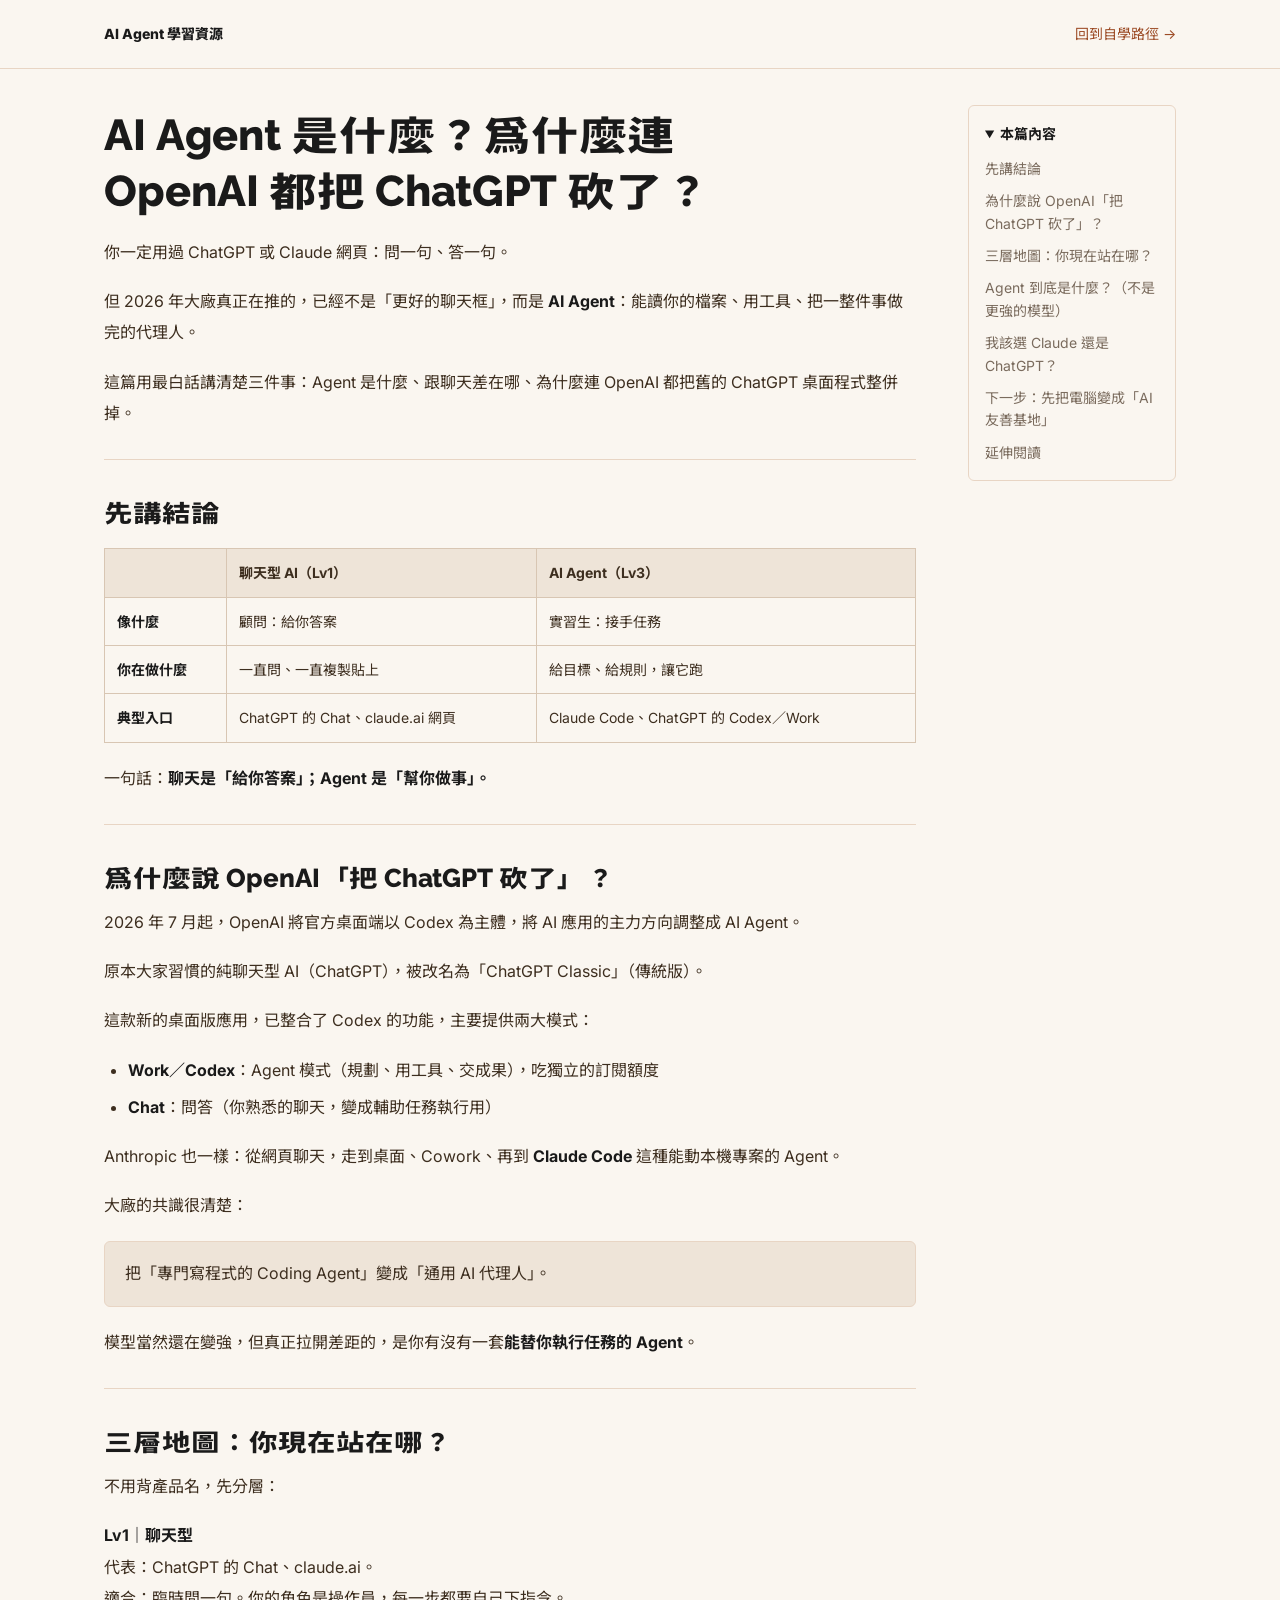
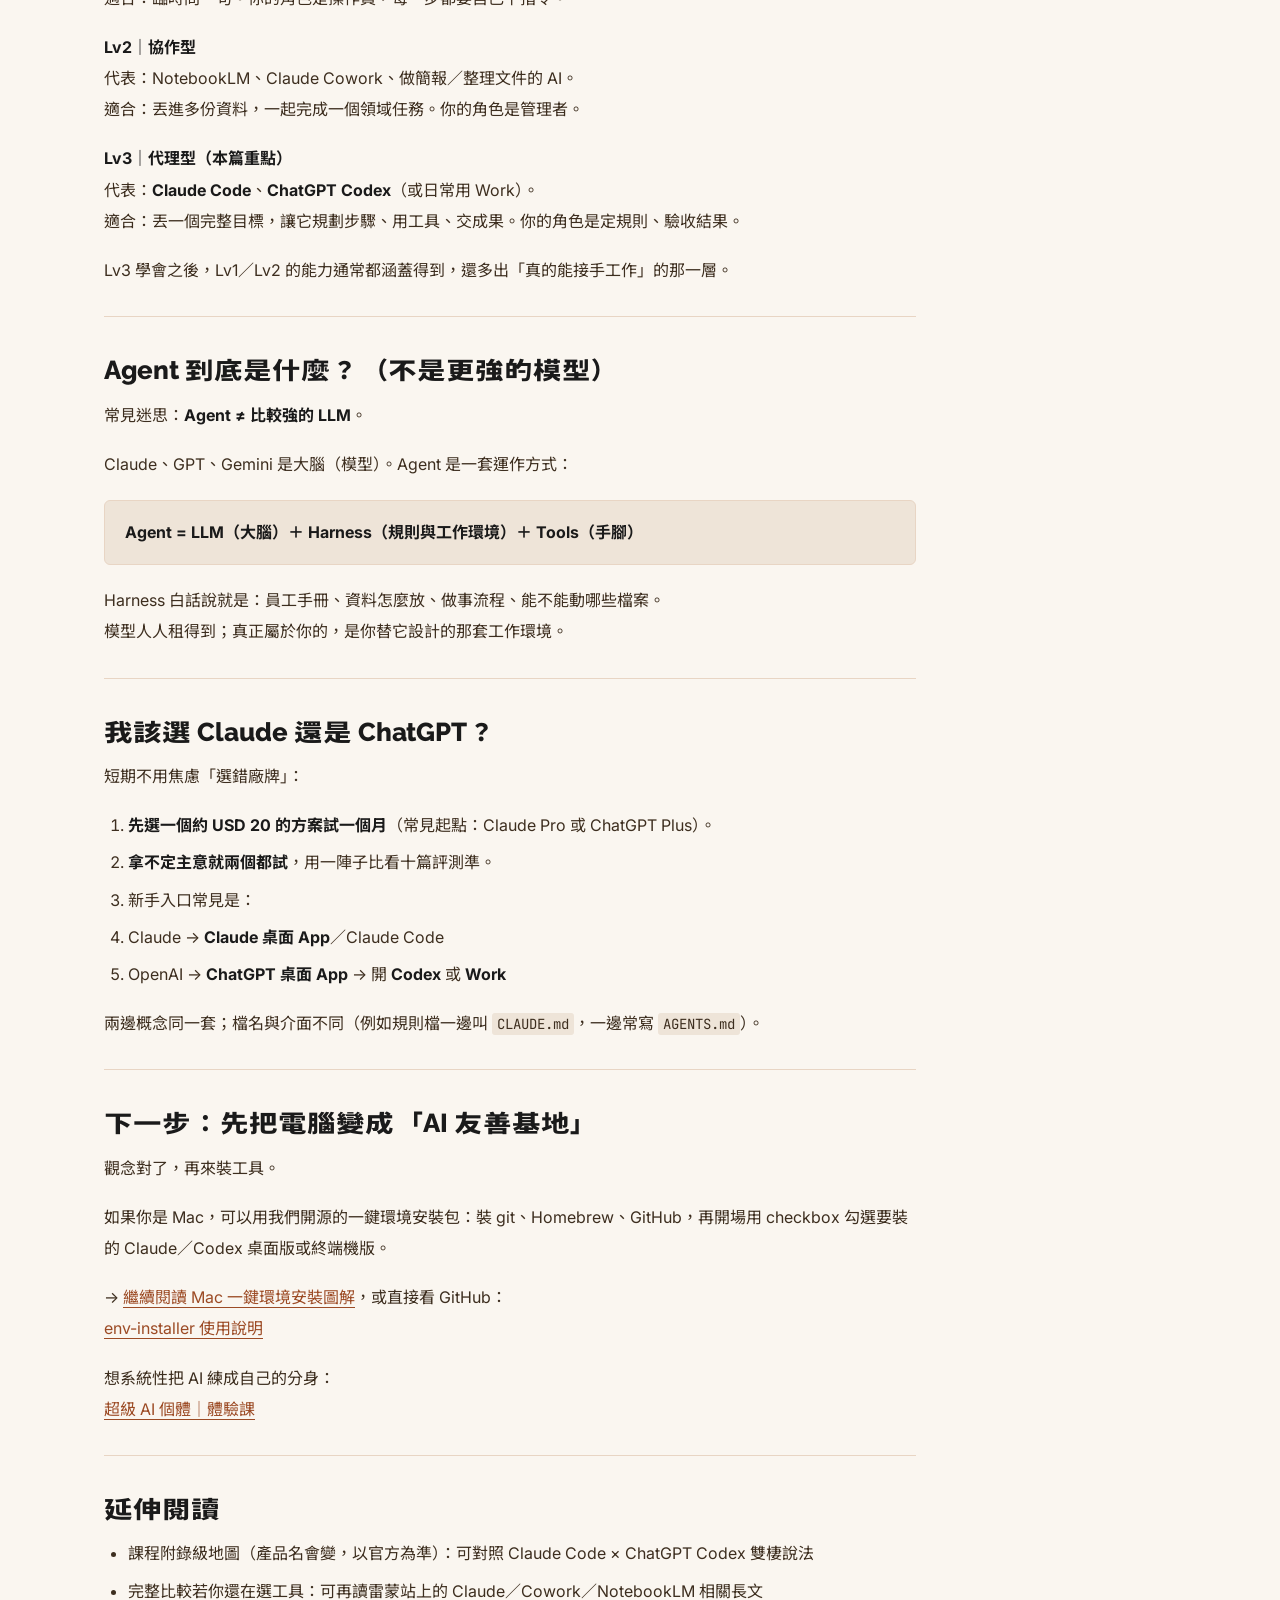
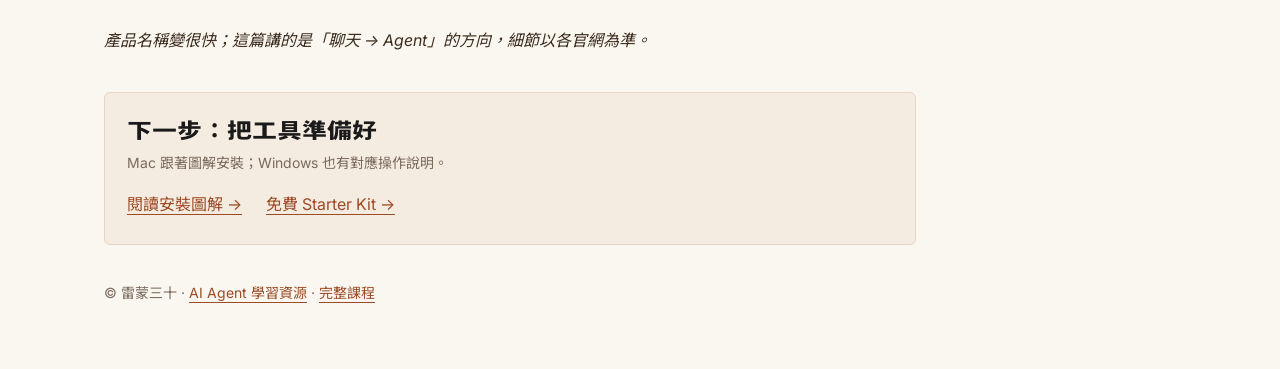
<file: learn/ai-agent-basics/index.html>
<!DOCTYPE html>
<html lang="zh-TW" dir="ltr">
<head>
  <meta charset="UTF-8">
  <meta name="viewport" content="width=device-width, initial-scale=1.0">
  <title>AI Agent 是什麼？非工程師的入門導讀｜雷蒙三十</title>
  <meta name="description" content="用白話認識 AI Agent、聊天型 AI 與代理型 AI 的差別，了解 Claude Code、Codex 的工作方式，開始規劃你的第一個 AI 任務。">
  <meta name="author" content="雷蒙三十 Raymond">
  <meta name="robots" content="index, follow">
  <link rel="canonical" href="https://cc.lifehacker.tw/learn/ai-agent-basics/">
  <meta property="og:type" content="article">
  <meta property="og:title" content="AI Agent 是什麼？非工程師的入門導讀｜雷蒙三十">
  <meta property="og:description" content="用白話認識 AI Agent、聊天型 AI 與代理型 AI 的差別，了解 Claude Code、Codex 的工作方式，開始規劃你的第一個 AI 任務。">
  <meta property="og:url" content="https://cc.lifehacker.tw/learn/ai-agent-basics/">
  <meta property="og:site_name" content="AI Agent 學習資源｜雷蒙三十">
  <meta property="og:locale" content="zh_TW">
  <meta property="og:image" content="https://cc.lifehacker.tw/images/og-image.jpg?v=2">
  <meta name="twitter:card" content="summary_large_image">
  <meta name="twitter:title" content="AI Agent 是什麼？非工程師的入門導讀｜雷蒙三十">
  <meta name="twitter:description" content="用白話認識 AI Agent、聊天型 AI 與代理型 AI 的差別，了解 Claude Code、Codex 的工作方式，開始規劃你的第一個 AI 任務。">
  <meta name="twitter:image" content="https://cc.lifehacker.tw/images/og-image.jpg?v=2">
  <link rel="icon" type="image/svg+xml" href="/images/icons/claude-color.svg">
  <link rel="apple-touch-icon" href="/images/icons/brand-touch.png">
  <link rel="manifest" href="/site.webmanifest">
  <meta name="theme-color" content="#F4EBE1">
  <link rel="preconnect" href="https://fonts.googleapis.com">
  <link rel="preconnect" href="https://fonts.gstatic.com" crossorigin>
  <link href="https://fonts.googleapis.com/css2?family=Inter:wght@400;500;600;700;800&family=Noto+Sans+TC:wght@400;500;600;700;900&family=JetBrains+Mono:wght@400;500&display=swap" rel="stylesheet">
  <link rel="stylesheet" href="/styles.css">
  <link rel="stylesheet" href="/learn/learn.css">
  <!-- Google tag (gtag.js) -->
  <script async src="https://www.googletagmanager.com/gtag/js?id=G-B37GWLVFYZ"></script>
  <script>
    window.dataLayer = window.dataLayer || [];
    function gtag(){dataLayer.push(arguments);}
    gtag('js', new Date());
    gtag('config', 'G-B37GWLVFYZ');
  </script>

  <!-- Meta Pixel Code（開課快手-lifehacker.tw，全站共用 Pixel） -->
  <script>
    !function(f,b,e,v,n,t,s)
    {if(f.fbq)return;n=f.fbq=function(){n.callMethod?
    n.callMethod.apply(n,arguments):n.queue.push(arguments)};
    if(!f._fbq)f._fbq=n;n.push=n;n.loaded=!0;n.version='2.0';
    n.queue=[];t=b.createElement(e);t.async=!0;
    t.src=v;s=b.getElementsByTagName(e)[0];
    s.parentNode.insertBefore(t,s)}(window, document,'script',
    'https://connect.facebook.net/en_US/fbevents.js');
    fbq('init', '373761211634972');
    fbq('track', 'PageView');
  </script>
  <noscript><img height="1" width="1" style="display:none"
    src="https://www.facebook.com/tr?id=373761211634972&ev=PageView&noscript=1"/></noscript>
  <!-- End Meta Pixel Code -->

  <script type="application/ld+json">{
  "@context": "https://schema.org",
  "@graph": [
    {
      "@type": "Organization",
      "@id": "https://lifehacker.tw/#organization",
      "name": "雷蒙三十",
      "alternateName": [
        "Lifehacker",
        "雷蒙三十 Lifehacker"
      ],
      "url": "https://lifehacker.tw/",
      "logo": {
        "@type": "ImageObject",
        "url": "https://image.lifehacker.tw/lifehacker-pic/logo-raymond-30.png"
      },
      "founder": {
        "@id": "https://raymondhouch.com/#person"
      },
      "sameAs": [
        "https://www.youtube.com/c/yuiraymond",
        "https://www.facebook.com/raymondhou0917/",
        "https://www.instagram.com/yuiraymond/",
        "https://www.threads.net/@raymond0917",
        "https://x.com/Raymond_Hou_"
      ]
    },
    {
      "@type": "Person",
      "@id": "https://raymondhouch.com/#person",
      "name": "侯智薰",
      "alternateName": [
        "雷蒙",
        "Raymond Hou"
      ],
      "url": "https://raymondhouch.com/",
      "jobTitle": "創辦人／數位工作顧問",
      "worksFor": {
        "@id": "https://lifehacker.tw/#organization"
      },
      "sameAs": [
        "https://raymondhouch.com/",
        "https://wiki.lifehacker.tw/",
        "https://www.youtube.com/c/yuiraymond",
        "https://www.facebook.com/raymondhou0917/",
        "https://www.instagram.com/yuiraymond/",
        "https://www.threads.net/@raymond0917",
        "https://x.com/Raymond_Hou_"
      ]
    },
    {
      "@type": "WebSite",
      "@id": "https://cc.lifehacker.tw/#website",
      "url": "https://cc.lifehacker.tw/",
      "name": "AI Agent 學習資源",
      "inLanguage": "zh-Hant-TW",
      "publisher": {
        "@id": "https://lifehacker.tw/#organization"
      },
      "description": "非工程師的 AI Agent 學習資源，提供 Claude Code、Codex 免費教學、四步學習路徑與設定包。",
      "alternateName": [
        "Claude Code 中文教學",
        "Codex 中文教學"
      ]
    },
    {
      "@type": "Article",
      "@id": "https://cc.lifehacker.tw/learn/ai-agent-basics/#article",
      "headline": "AI Agent 是什麼？為什麼連 OpenAI 都把 ChatGPT 砍了？",
      "description": "用白話認識 AI Agent、聊天型 AI 與代理型 AI 的差別，了解 Claude Code、Codex 的工作方式，開始規劃你的第一個 AI 任務。",
      "inLanguage": "zh-Hant-TW",
      "mainEntityOfPage": "https://cc.lifehacker.tw/learn/ai-agent-basics/",
      "author": {
        "@id": "https://raymondhouch.com/#person"
      },
      "publisher": {
        "@id": "https://lifehacker.tw/#organization"
      },
      "isPartOf": {
        "@id": "https://cc.lifehacker.tw/#website"
      }
    },
    {
      "@type": "BreadcrumbList",
      "itemListElement": [
        {
          "@type": "ListItem",
          "position": 1,
          "name": "AI Agent 學習資源",
          "item": "https://cc.lifehacker.tw/"
        },
        {
          "@type": "ListItem",
          "position": 2,
          "name": "AI Agent 是什麼？",
          "item": "https://cc.lifehacker.tw/learn/ai-agent-basics/"
        }
      ]
    }
  ]
}</script>
</head>
<body class="guide-page">
  <a href="#guide-content" class="guide-skip">跳到文章內容</a>
  <header class="guide-header">
    <nav class="guide-nav" aria-label="主要導覽">
      <a class="guide-brand" href="/">AI Agent 學習資源</a>
      <a href="/#path">回到自學路徑 →</a>
    </nav>
  </header>
  <main class="guide-shell">
    <div class="guide-layout">
      <article class="guide-article" id="guide-content">
        <h1>AI Agent 是什麼？為什麼連 OpenAI 都把 ChatGPT 砍了？</h1>
        <div class="guide-content">

<p>你一定用過 ChatGPT 或 Claude 網頁：問一句、答一句。</p>
<p>但 2026 年大廠真正在推的，已經不是「更好的聊天框」，而是 <strong>AI Agent</strong>：能讀你的檔案、用工具、把一整件事做完的代理人。</p>
<p>這篇用最白話講清楚三件事：Agent 是什麼、跟聊天差在哪、為什麼連 OpenAI 都把舊的 ChatGPT 桌面程式整併掉。</p>
<hr/>
<h2 id="section-1">先講結論</h2>
<div aria-label="可左右捲動的比較表" class="guide-table" role="region" tabindex="0"><table>
<thead>
<tr>
<th style="text-align: left;"></th>
<th style="text-align: left;">聊天型 AI（Lv1）</th>
<th style="text-align: left;">AI Agent（Lv3）</th>
</tr>
</thead>
<tbody>
<tr>
<td style="text-align: left;"><strong>像什麼</strong></td>
<td style="text-align: left;">顧問：給你答案</td>
<td style="text-align: left;">實習生：接手任務</td>
</tr>
<tr>
<td style="text-align: left;"><strong>你在做什麼</strong></td>
<td style="text-align: left;">一直問、一直複製貼上</td>
<td style="text-align: left;">給目標、給規則，讓它跑</td>
</tr>
<tr>
<td style="text-align: left;"><strong>典型入口</strong></td>
<td style="text-align: left;">ChatGPT 的 Chat、claude.ai 網頁</td>
<td style="text-align: left;">Claude Code、ChatGPT 的 Codex／Work</td>
</tr>
</tbody>
</table></div>
<p>一句話：<strong>聊天是「給你答案」；Agent 是「幫你做事」。</strong></p>
<hr/>
<h2 id="section-2">為什麼說 OpenAI「把 ChatGPT 砍了」？</h2>
<p>2026 年 7 月起，OpenAI 將官方桌面端以 Codex 為主體，將 AI 應用的主力方向調整成 AI Agent。</p>
<p>原本大家習慣的純聊天型 AI（ChatGPT），被改名為「ChatGPT Classic」（傳統版）。</p>
<p>這款新的桌面版應用，已整合了 Codex 的功能，主要提供兩大模式：</p>
<ul>
<li><strong>Work／Codex</strong>：Agent 模式（規劃、用工具、交成果），吃獨立的訂閱額度</li>
<li><strong>Chat</strong>：問答（你熟悉的聊天，變成輔助任務執行用）</li>
</ul>
<p>Anthropic 也一樣：從網頁聊天，走到桌面、Cowork、再到 <strong>Claude Code</strong> 這種能動本機專案的 Agent。</p>
<p>大廠的共識很清楚：</p>
<blockquote>
<p>把「專門寫程式的 Coding Agent」變成「通用 AI 代理人」。</p>
</blockquote>
<p>模型當然還在變強，但真正拉開差距的，是你有沒有一套<strong>能替你執行任務的 Agent</strong>。</p>
<hr/>
<h2 id="section-3">三層地圖：你現在站在哪？</h2>
<p>不用背產品名，先分層：</p>
<p><strong>Lv1｜聊天型</strong><br/>
代表：ChatGPT 的 Chat、claude.ai。<br/>
適合：臨時問一句。你的角色是操作員，每一步都要自己下指令。</p>
<p><strong>Lv2｜協作型</strong><br/>
代表：NotebookLM、Claude Cowork、做簡報／整理文件的 AI。<br/>
適合：丟進多份資料，一起完成一個領域任務。你的角色是管理者。</p>
<p><strong>Lv3｜代理型（本篇重點）</strong><br/>
代表：<strong>Claude Code</strong>、<strong>ChatGPT Codex</strong>（或日常用 Work）。<br/>
適合：丟一個完整目標，讓它規劃步驟、用工具、交成果。你的角色是定規則、驗收結果。</p>
<p>Lv3 學會之後，Lv1／Lv2 的能力通常都涵蓋得到，還多出「真的能接手工作」的那一層。</p>
<hr/>
<h2 id="section-4">Agent 到底是什麼？（不是更強的模型）</h2>
<p>常見迷思：<strong>Agent ≠ 比較強的 LLM</strong>。</p>
<p>Claude、GPT、Gemini 是大腦（模型）。Agent 是一套運作方式：</p>
<blockquote>
<p><strong>Agent = LLM（大腦）＋ Harness（規則與工作環境）＋ Tools（手腳）</strong></p>
</blockquote>
<p>Harness 白話說就是：員工手冊、資料怎麼放、做事流程、能不能動哪些檔案。<br/>
模型人人租得到；真正屬於你的，是你替它設計的那套工作環境。</p>
<hr/>
<h2 id="section-5">我該選 Claude 還是 ChatGPT？</h2>
<p>短期不用焦慮「選錯廠牌」：</p>
<ol>
<li><strong>先選一個約 USD 20 的方案試一個月</strong>（常見起點：Claude Pro 或 ChatGPT Plus）。</li>
<li><strong>拿不定主意就兩個都試</strong>，用一陣子比看十篇評測準。</li>
<li>新手入口常見是：</li>
<li>Claude → <strong>Claude 桌面 App</strong>／Claude Code</li>
<li>OpenAI → <strong>ChatGPT 桌面 App</strong> → 開 <strong>Codex</strong> 或 <strong>Work</strong></li>
</ol>
<p>兩邊概念同一套；檔名與介面不同（例如規則檔一邊叫 <code>CLAUDE.md</code>，一邊常寫 <code>AGENTS.md</code>）。</p>
<hr/>
<h2 id="section-6">下一步：先把電腦變成「AI 友善基地」</h2>
<p>觀念對了，再來裝工具。</p>
<p>如果你是 Mac，可以用我們開源的一鍵環境安裝包：裝 git、Homebrew、GitHub，再開場用 checkbox 勾選要裝的 Claude／Codex 桌面版或終端機版。</p>
<p>→ <a href="/learn/mac-setup/">繼續閱讀 Mac 一鍵環境安裝圖解</a>，或直接看 GitHub：<br/>
<a href="https://github.com/Raymondhou0917/claude-code-resources/tree/master/env-installer">env-installer 使用說明</a></p>
<p>想系統性把 AI 練成自己的分身：<br/>
<a href="https://shifu.tw/course/trial/ai-agent-bootcamp">超級 AI 個體｜體驗課</a></p>
<hr/>
<h2 id="section-7">延伸閱讀</h2>
<ul>
<li>課程附錄級地圖（產品名會變，以官方為準）：可對照 Claude Code × ChatGPT Codex 雙棲說法</li>
<li>完整比較若你還在選工具：可再讀雷蒙站上的 Claude／Cowork／NotebookLM 相關長文</li>
</ul>
<p><em>產品名稱變很快；這篇講的是「聊天 → Agent」的方向，細節以各官網為準。</em></p>
        </div>
        <nav class="guide-next" aria-label="接著學習">
          <h2>下一步：把工具準備好</h2>
          <p>Mac 跟著圖解安裝；Windows 也有對應操作說明。</p>
          <a href="/learn/mac-setup/" data-track-cta="guide-next">閱讀安裝圖解 →</a>
          <a href="/#starter-kit" data-track-cta="guide-starter-kit">免費 Starter Kit →</a>
        </nav>
      </article>
      <aside class="guide-toc" aria-label="文章目錄">
        <details open><summary>本篇內容</summary><ol><li><a href="#section-1">先講結論</a></li><li><a href="#section-2">為什麼說 OpenAI「把 ChatGPT 砍了」？</a></li><li><a href="#section-3">三層地圖：你現在站在哪？</a></li><li><a href="#section-4">Agent 到底是什麼？（不是更強的模型）</a></li><li><a href="#section-5">我該選 Claude 還是 ChatGPT？</a></li><li><a href="#section-6">下一步：先把電腦變成「AI 友善基地」</a></li><li><a href="#section-7">延伸閱讀</a></li></ol></details>
      </aside>
    </div>
    <footer class="guide-footer">© 雷蒙三十 · <a href="/">AI Agent 學習資源</a> · <a href="/#course">完整課程</a></footer>
  </main>
  <script>
    if (window.matchMedia('(max-width: 800px)').matches) document.querySelector('.guide-toc details').open = false;
    document.addEventListener('click', function (event) {
      var link = event.target.closest('[data-track-cta]');
      if (link && typeof gtag === 'function') gtag('event', 'cta_click', { cta_location: link.dataset.trackCta, destination: link.href, campaign: 'ai-agent-self-study' });
    });
  </script>
</body>
</html>
</file>
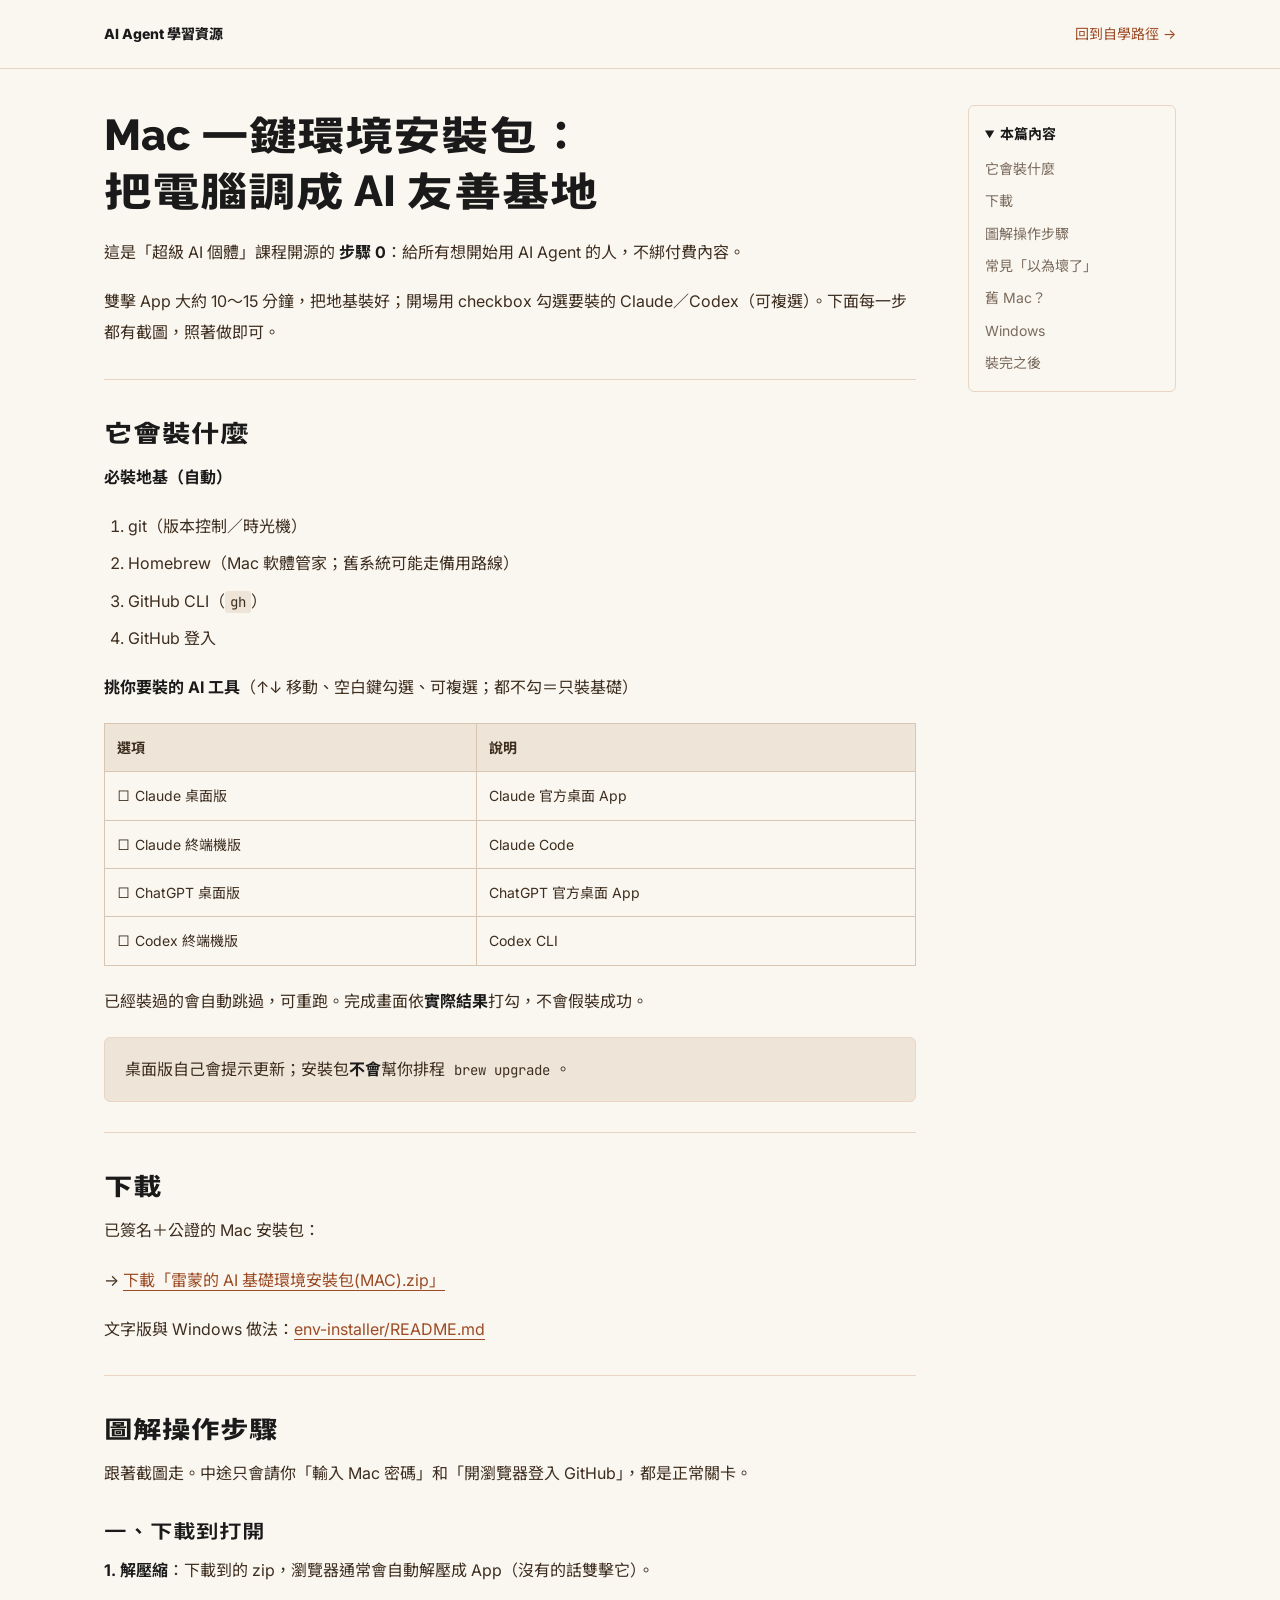
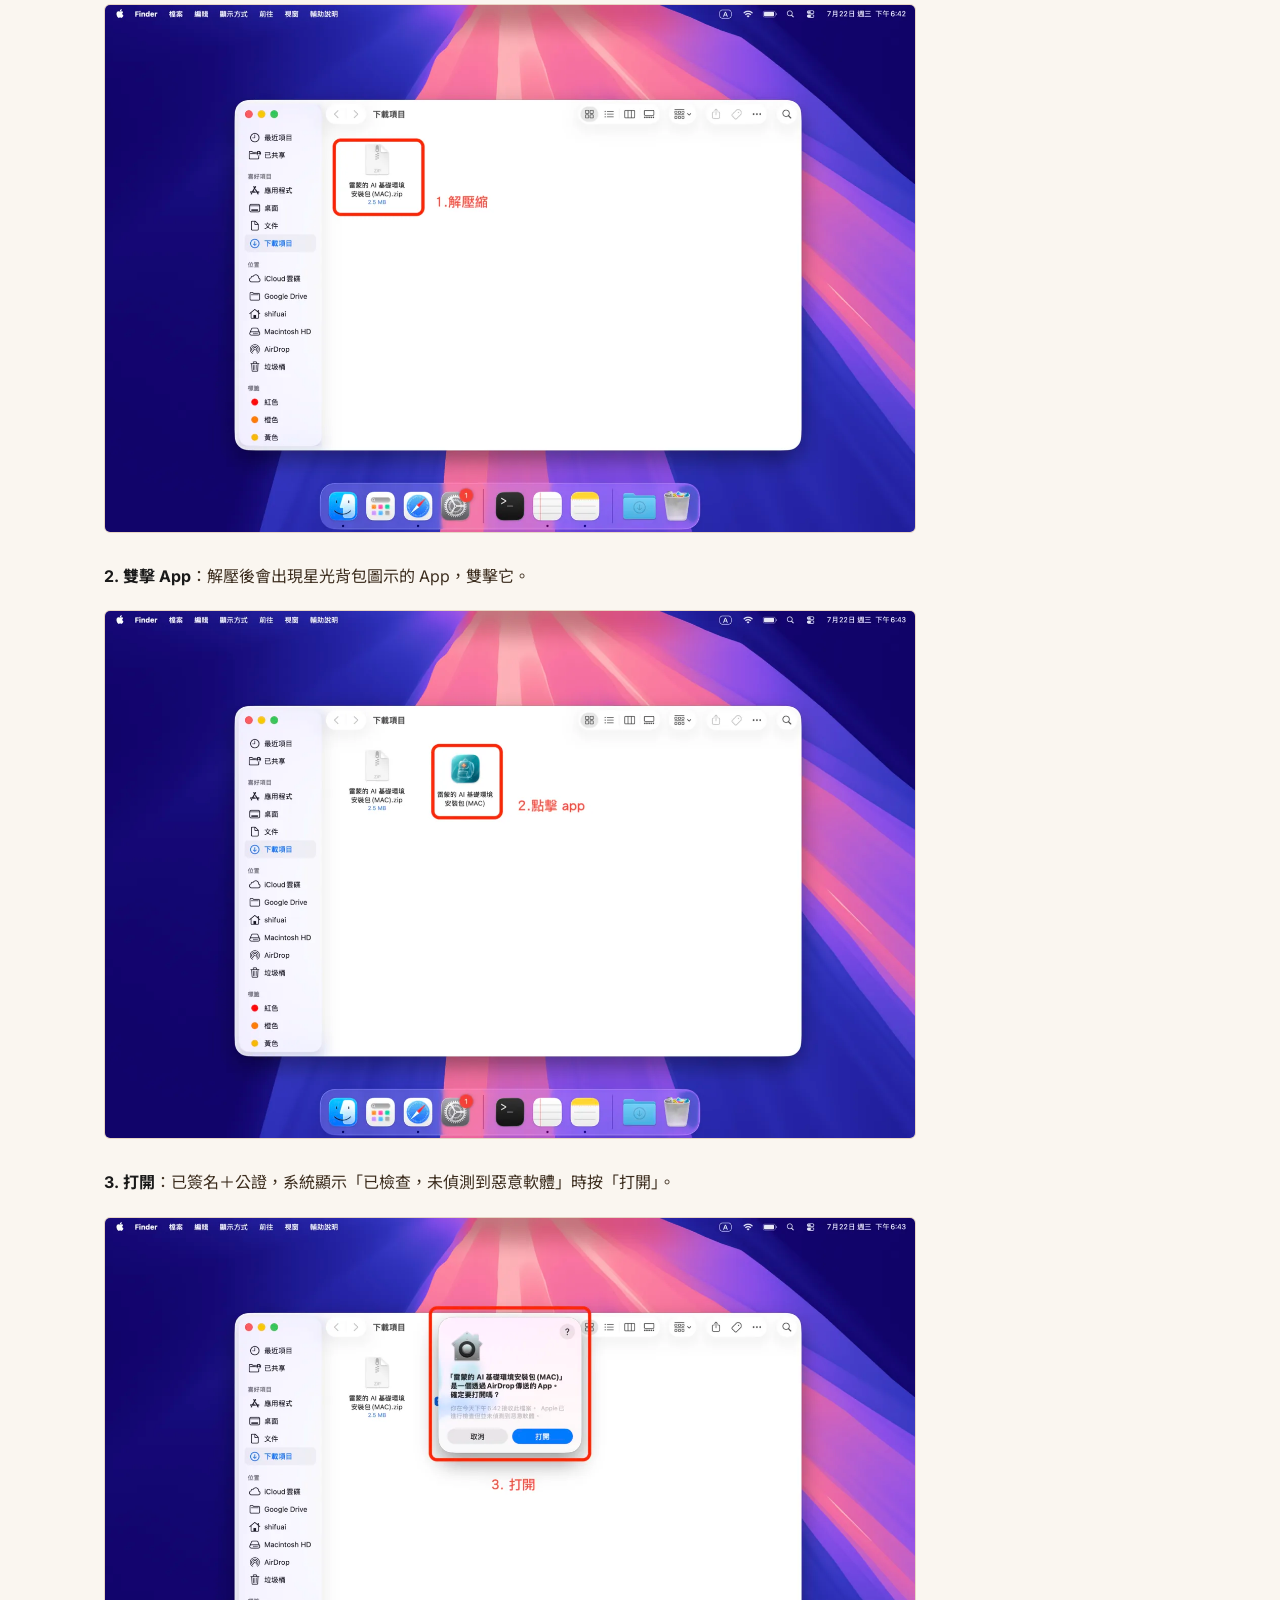
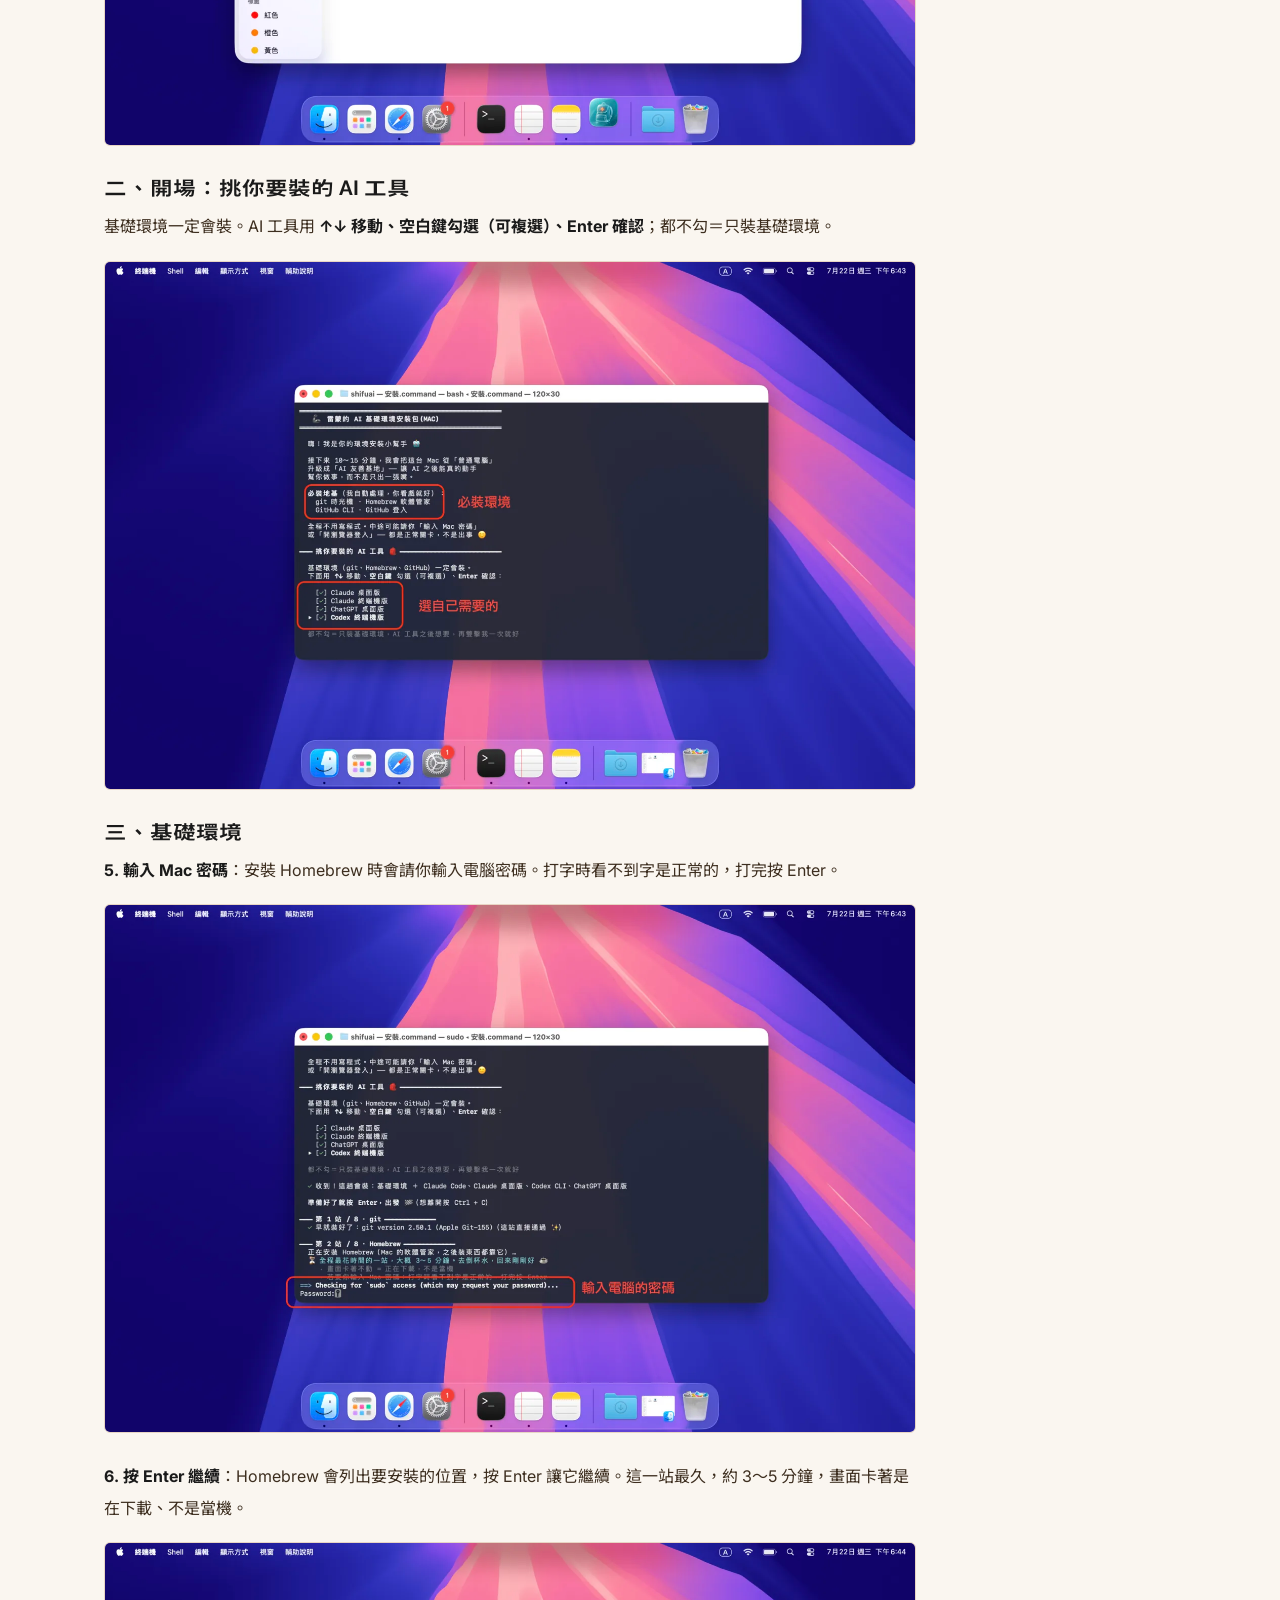
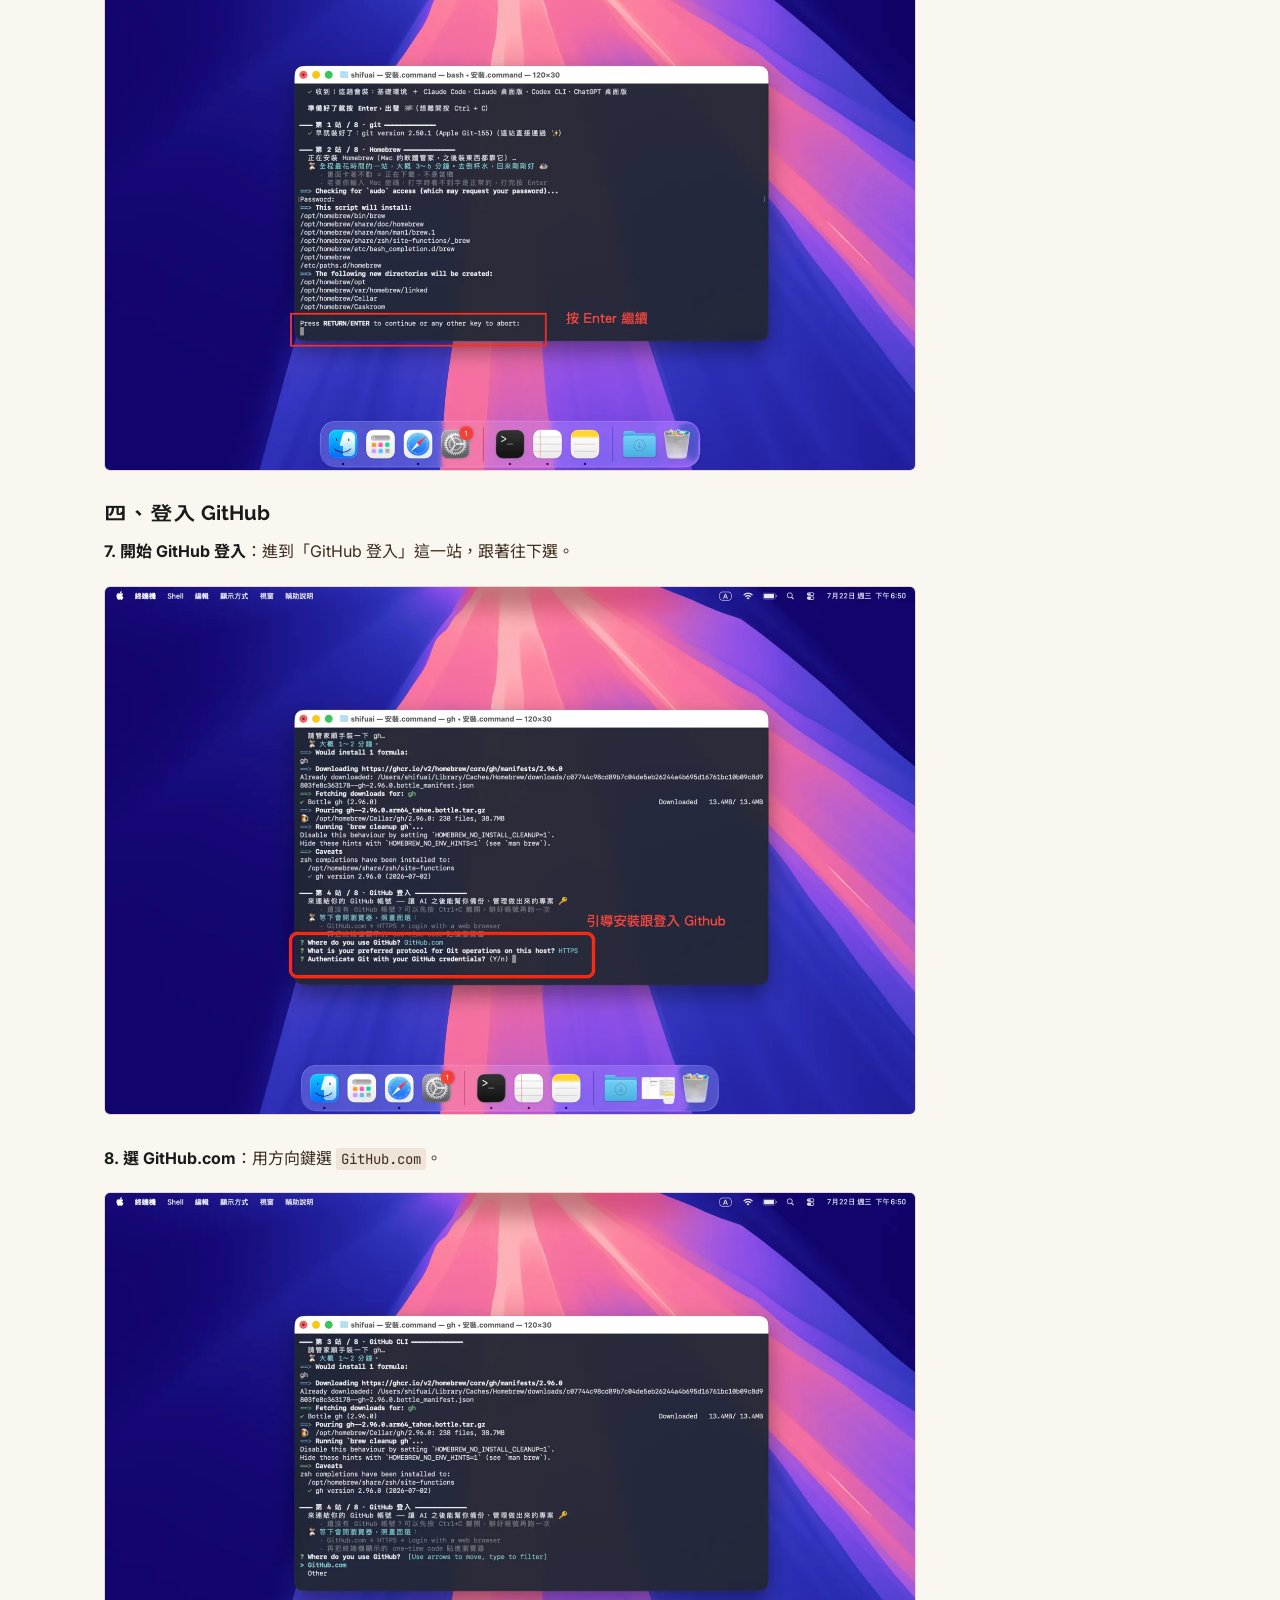
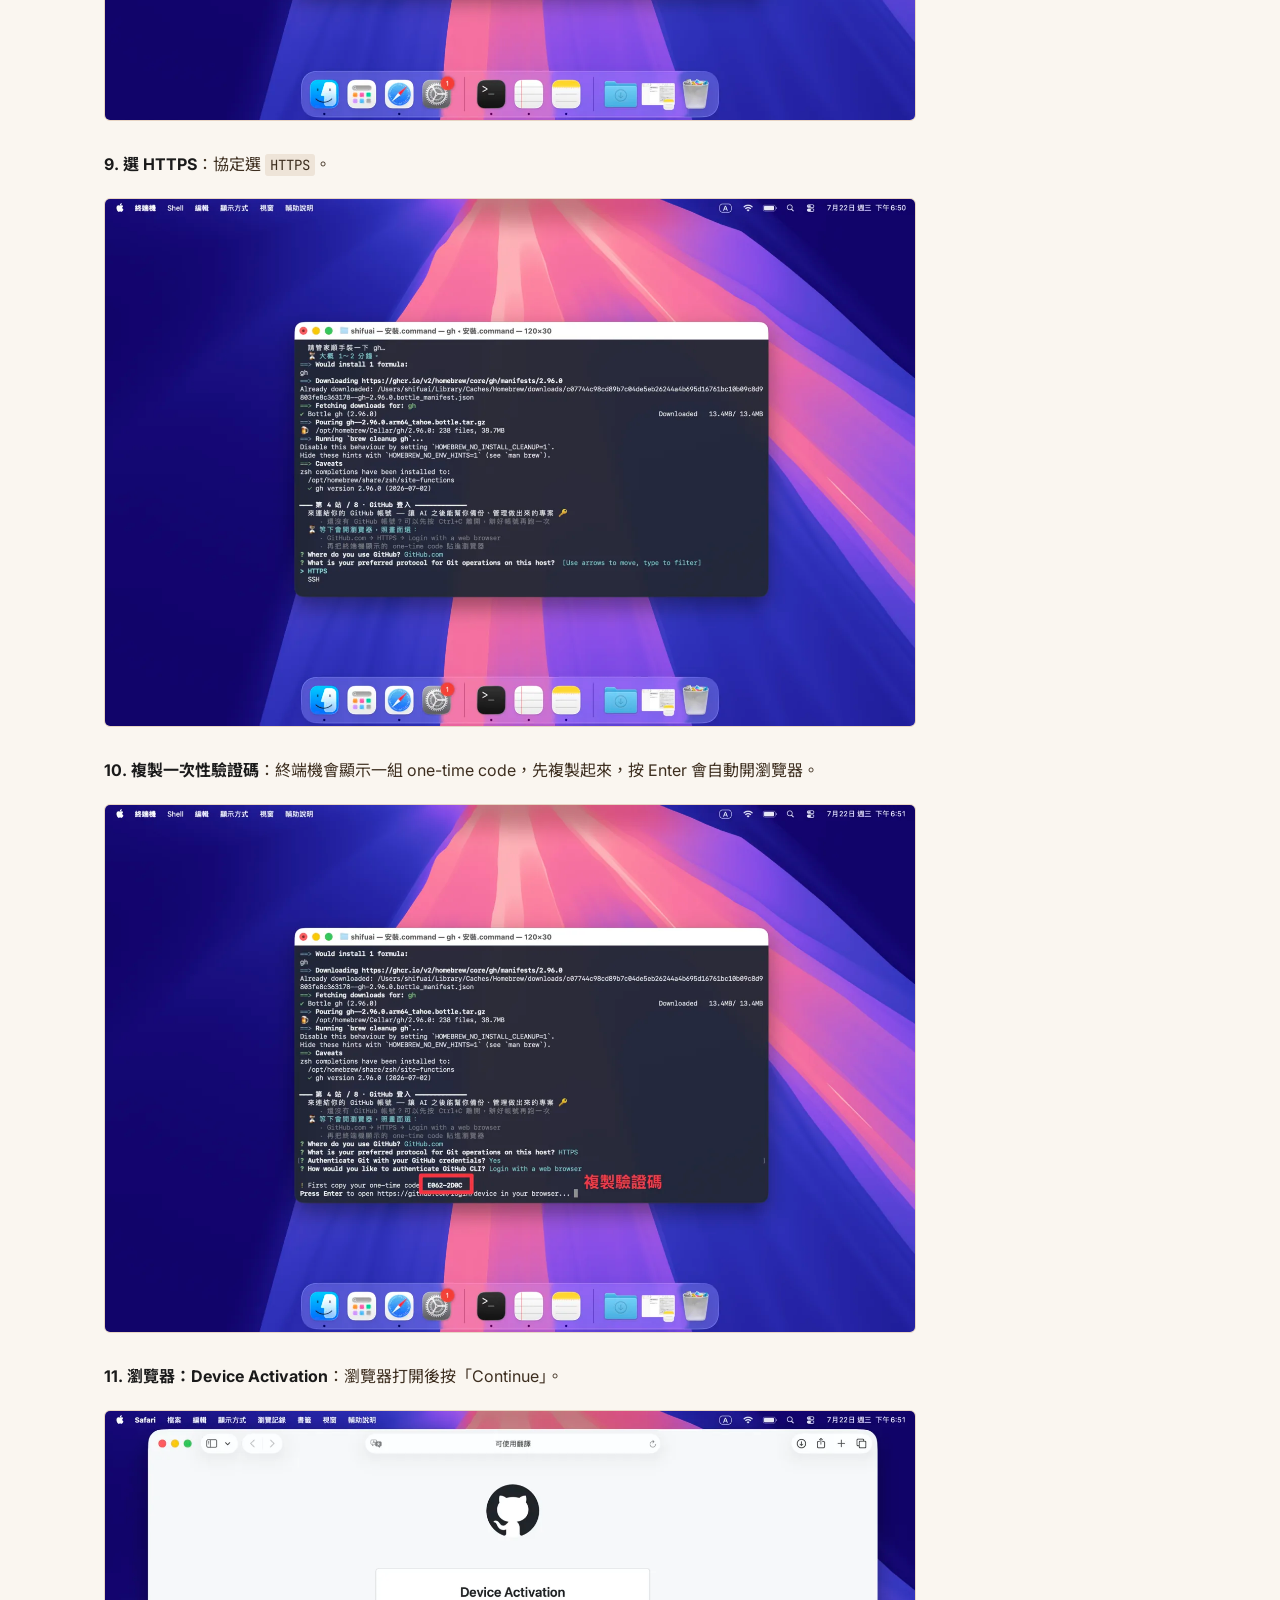
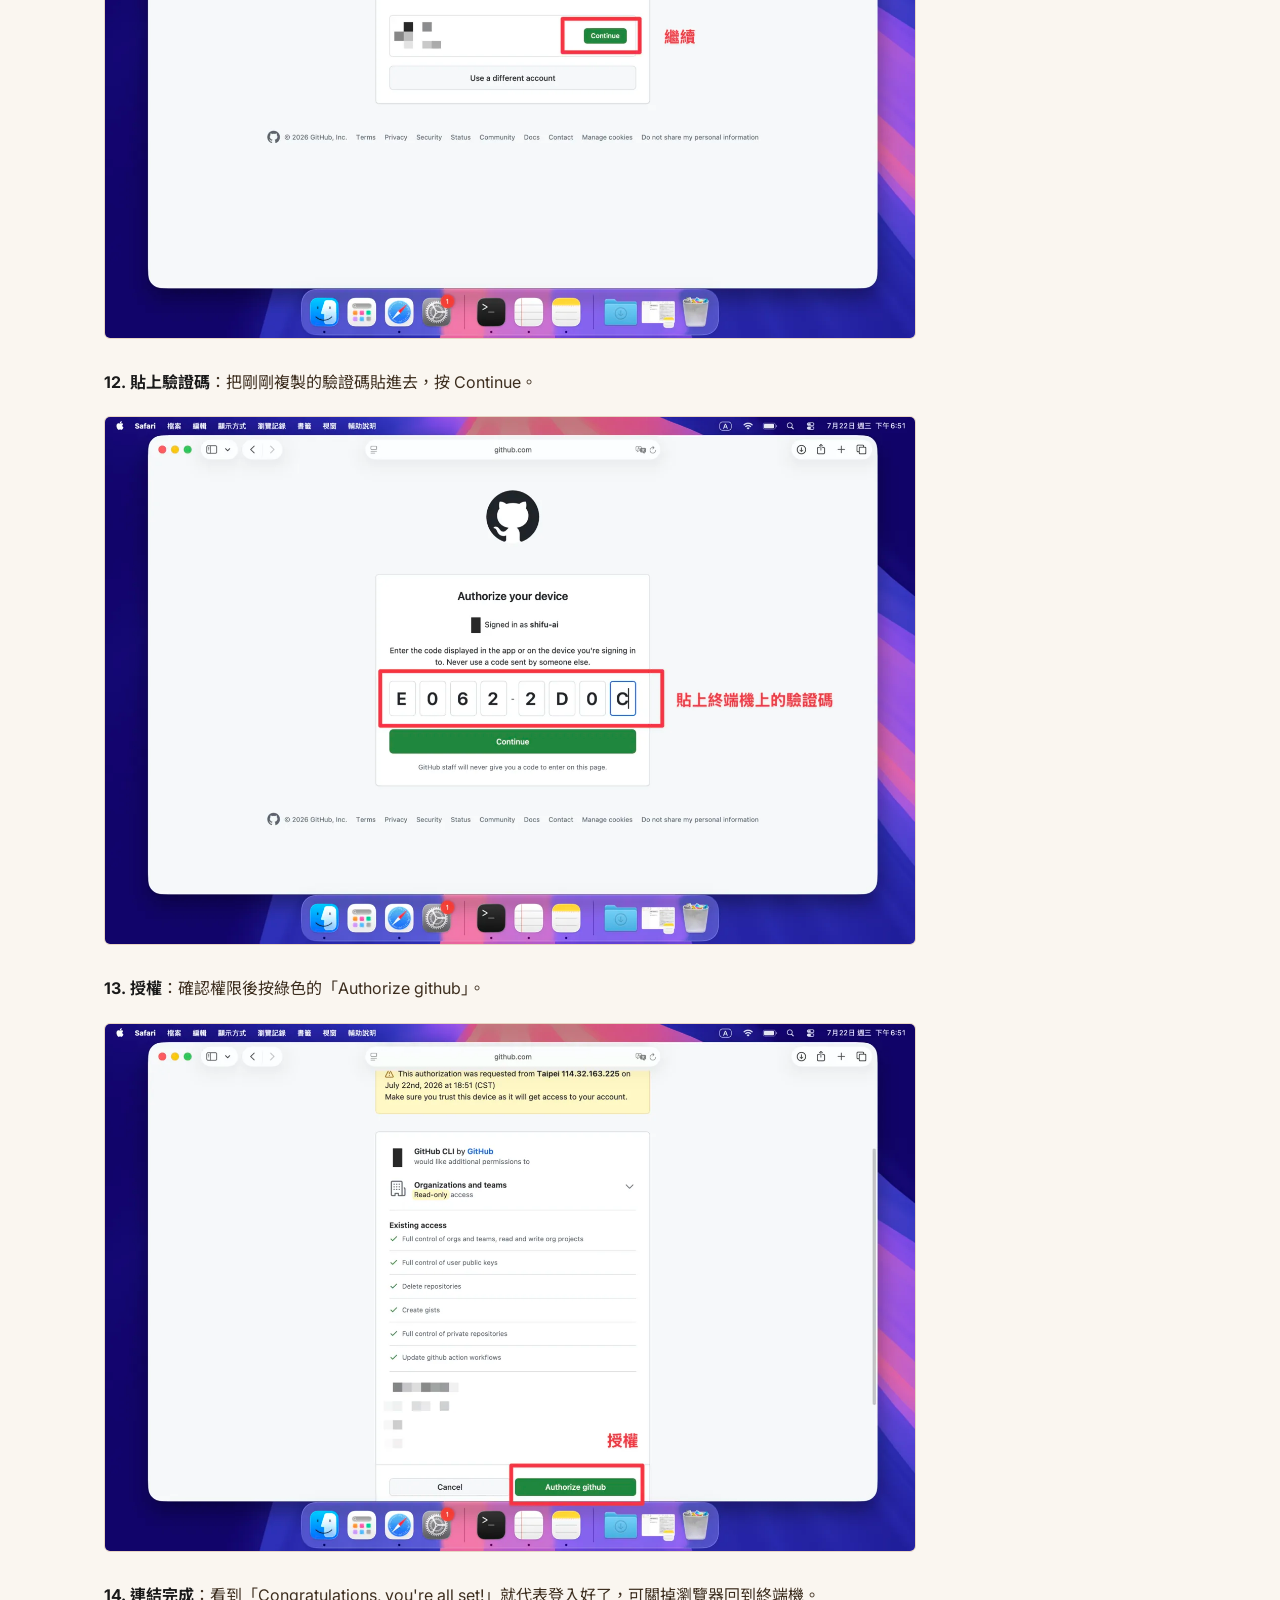
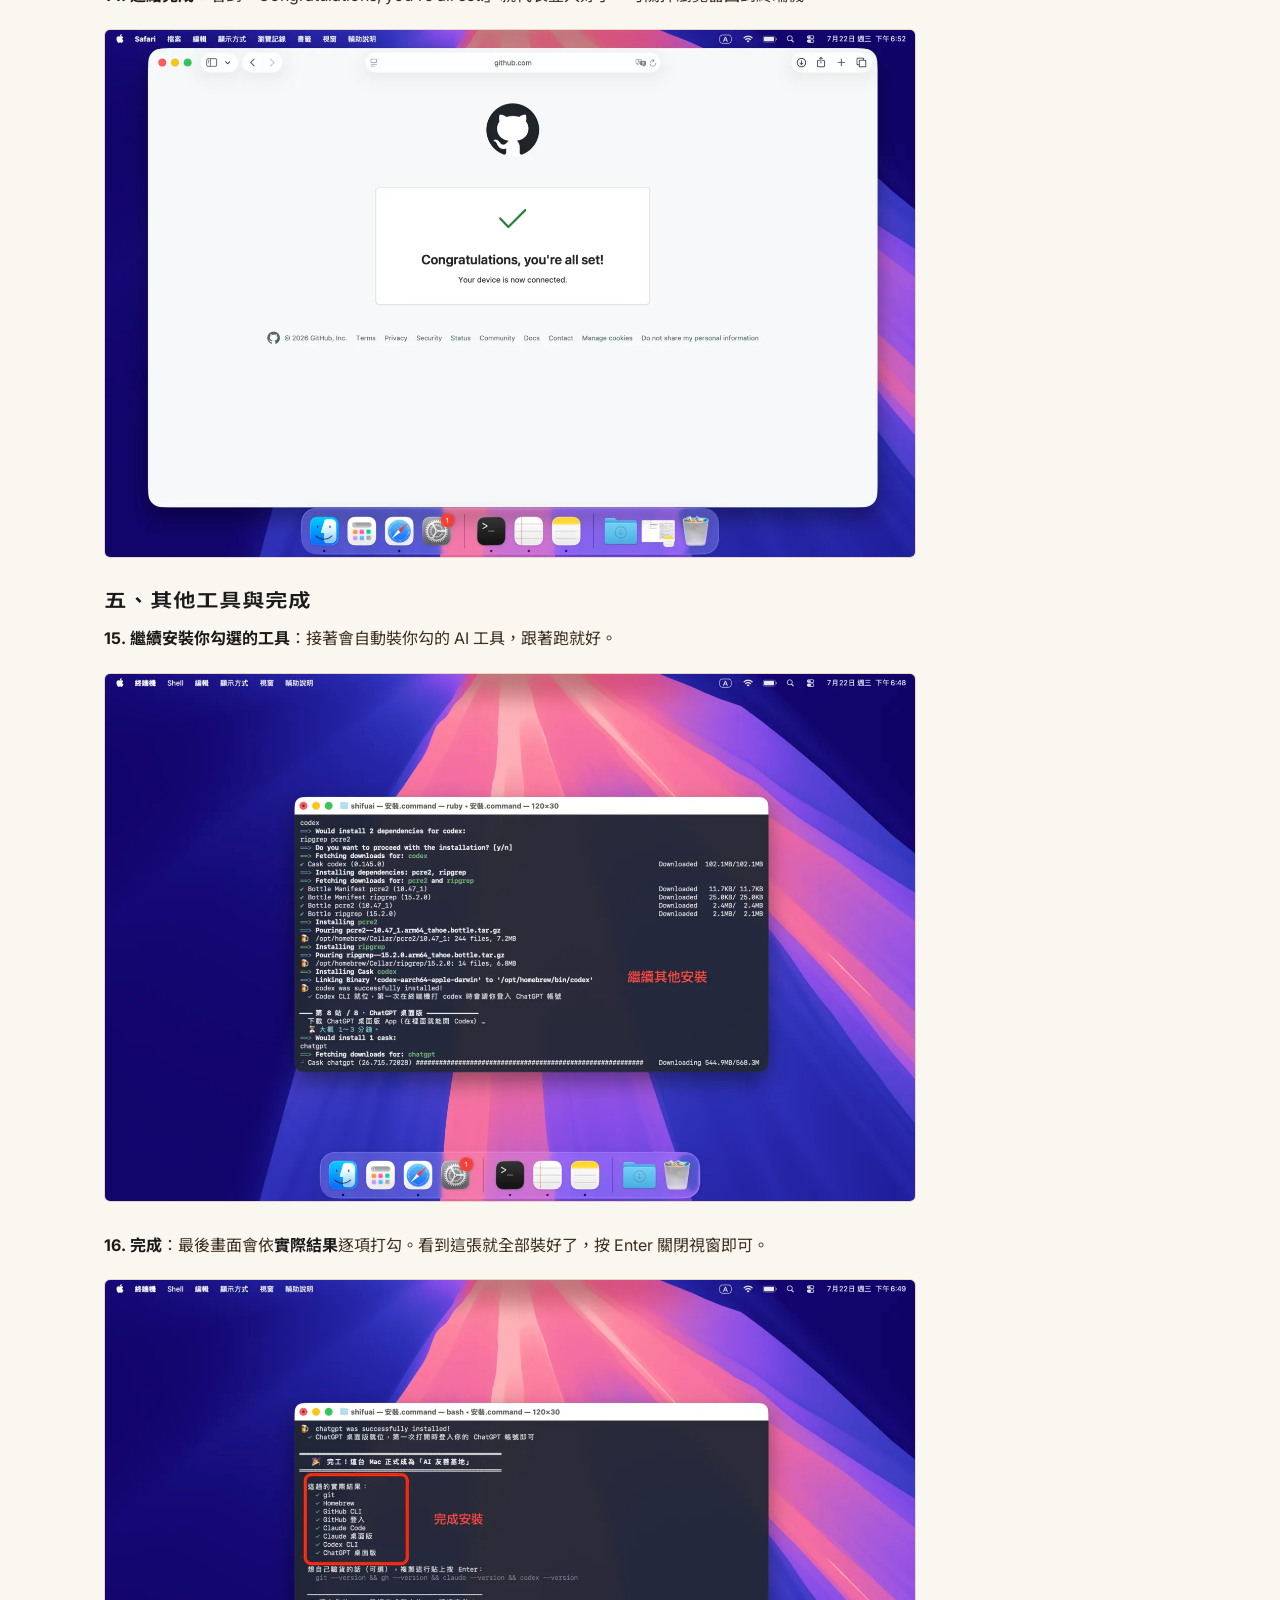
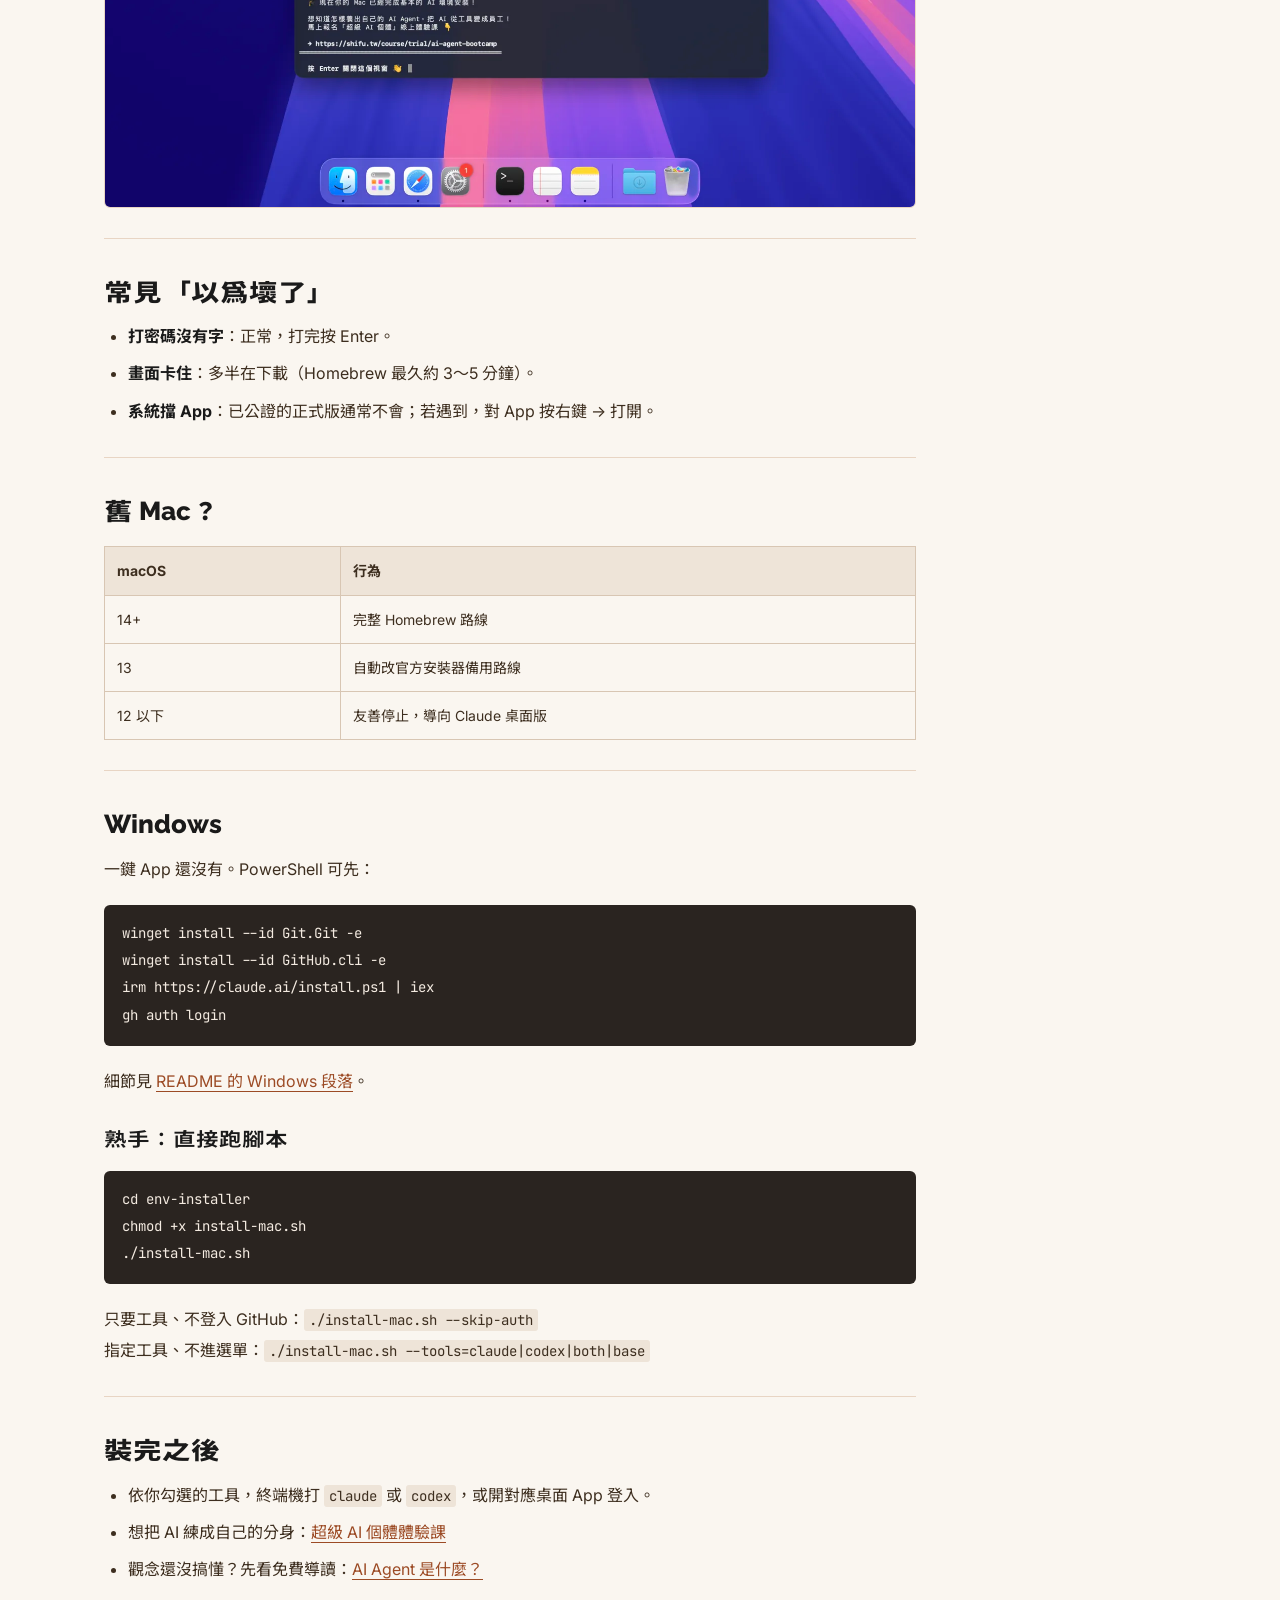
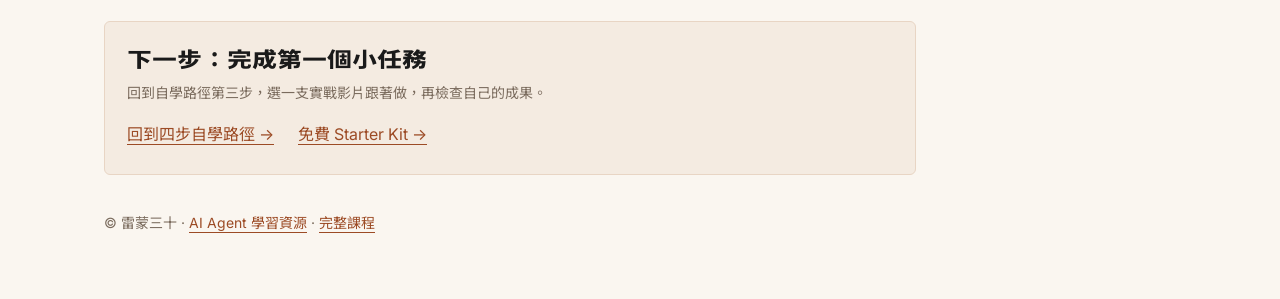
<file: learn/mac-setup/index.html>
<!DOCTYPE html>
<html lang="zh-TW" dir="ltr">
<head>
  <meta charset="UTF-8">
  <meta name="viewport" content="width=device-width, initial-scale=1.0">
  <title>Claude Code／Codex Mac 安裝教學｜一鍵環境安裝包與圖解</title>
  <meta name="description" content="給 AI Agent 新手的 Mac 一鍵環境安裝教學：準備 Git、Homebrew、GitHub，再依需要選擇 Claude 或 Codex 工具，附 16 張操作截圖與 Windows 說明。">
  <meta name="author" content="雷蒙三十 Raymond">
  <meta name="robots" content="index, follow">
  <link rel="canonical" href="https://cc.lifehacker.tw/learn/mac-setup/">
  <meta property="og:type" content="article">
  <meta property="og:title" content="Claude Code／Codex Mac 安裝教學｜一鍵環境安裝包與圖解">
  <meta property="og:description" content="給 AI Agent 新手的 Mac 一鍵環境安裝教學：準備 Git、Homebrew、GitHub，再依需要選擇 Claude 或 Codex 工具，附 16 張操作截圖與 Windows 說明。">
  <meta property="og:url" content="https://cc.lifehacker.tw/learn/mac-setup/">
  <meta property="og:site_name" content="AI Agent 學習資源｜雷蒙三十">
  <meta property="og:locale" content="zh_TW">
  <meta property="og:image" content="https://cc.lifehacker.tw/images/og-image.jpg?v=2">
  <meta name="twitter:card" content="summary_large_image">
  <meta name="twitter:title" content="Claude Code／Codex Mac 安裝教學｜一鍵環境安裝包與圖解">
  <meta name="twitter:description" content="給 AI Agent 新手的 Mac 一鍵環境安裝教學：準備 Git、Homebrew、GitHub，再依需要選擇 Claude 或 Codex 工具，附 16 張操作截圖與 Windows 說明。">
  <meta name="twitter:image" content="https://cc.lifehacker.tw/images/og-image.jpg?v=2">
  <link rel="icon" type="image/svg+xml" href="/images/icons/claude-color.svg">
  <link rel="apple-touch-icon" href="/images/icons/brand-touch.png">
  <link rel="manifest" href="/site.webmanifest">
  <meta name="theme-color" content="#F4EBE1">
  <link rel="preconnect" href="https://fonts.googleapis.com">
  <link rel="preconnect" href="https://fonts.gstatic.com" crossorigin>
  <link href="https://fonts.googleapis.com/css2?family=Inter:wght@400;500;600;700;800&family=Noto+Sans+TC:wght@400;500;600;700;900&family=JetBrains+Mono:wght@400;500&display=swap" rel="stylesheet">
  <link rel="stylesheet" href="/styles.css">
  <link rel="stylesheet" href="/learn/learn.css">
  <!-- Google tag (gtag.js) -->
  <script async src="https://www.googletagmanager.com/gtag/js?id=G-B37GWLVFYZ"></script>
  <script>
    window.dataLayer = window.dataLayer || [];
    function gtag(){dataLayer.push(arguments);}
    gtag('js', new Date());
    gtag('config', 'G-B37GWLVFYZ');
  </script>

  <!-- Meta Pixel Code（開課快手-lifehacker.tw，全站共用 Pixel） -->
  <script>
    !function(f,b,e,v,n,t,s)
    {if(f.fbq)return;n=f.fbq=function(){n.callMethod?
    n.callMethod.apply(n,arguments):n.queue.push(arguments)};
    if(!f._fbq)f._fbq=n;n.push=n;n.loaded=!0;n.version='2.0';
    n.queue=[];t=b.createElement(e);t.async=!0;
    t.src=v;s=b.getElementsByTagName(e)[0];
    s.parentNode.insertBefore(t,s)}(window, document,'script',
    'https://connect.facebook.net/en_US/fbevents.js');
    fbq('init', '373761211634972');
    fbq('track', 'PageView');
  </script>
  <noscript><img height="1" width="1" style="display:none"
    src="https://www.facebook.com/tr?id=373761211634972&ev=PageView&noscript=1"/></noscript>
  <!-- End Meta Pixel Code -->

  <script type="application/ld+json">{
  "@context": "https://schema.org",
  "@graph": [
    {
      "@type": "Organization",
      "@id": "https://lifehacker.tw/#organization",
      "name": "雷蒙三十",
      "alternateName": [
        "Lifehacker",
        "雷蒙三十 Lifehacker"
      ],
      "url": "https://lifehacker.tw/",
      "logo": {
        "@type": "ImageObject",
        "url": "https://image.lifehacker.tw/lifehacker-pic/logo-raymond-30.png"
      },
      "founder": {
        "@id": "https://raymondhouch.com/#person"
      },
      "sameAs": [
        "https://www.youtube.com/c/yuiraymond",
        "https://www.facebook.com/raymondhou0917/",
        "https://www.instagram.com/yuiraymond/",
        "https://www.threads.net/@raymond0917",
        "https://x.com/Raymond_Hou_"
      ]
    },
    {
      "@type": "Person",
      "@id": "https://raymondhouch.com/#person",
      "name": "侯智薰",
      "alternateName": [
        "雷蒙",
        "Raymond Hou"
      ],
      "url": "https://raymondhouch.com/",
      "jobTitle": "創辦人／數位工作顧問",
      "worksFor": {
        "@id": "https://lifehacker.tw/#organization"
      },
      "sameAs": [
        "https://raymondhouch.com/",
        "https://wiki.lifehacker.tw/",
        "https://www.youtube.com/c/yuiraymond",
        "https://www.facebook.com/raymondhou0917/",
        "https://www.instagram.com/yuiraymond/",
        "https://www.threads.net/@raymond0917",
        "https://x.com/Raymond_Hou_"
      ]
    },
    {
      "@type": "WebSite",
      "@id": "https://cc.lifehacker.tw/#website",
      "url": "https://cc.lifehacker.tw/",
      "name": "AI Agent 學習資源",
      "inLanguage": "zh-Hant-TW",
      "publisher": {
        "@id": "https://lifehacker.tw/#organization"
      },
      "description": "非工程師的 AI Agent 學習資源，提供 Claude Code、Codex 免費教學、四步學習路徑與設定包。",
      "alternateName": [
        "Claude Code 中文教學",
        "Codex 中文教學"
      ]
    },
    {
      "@type": "Article",
      "@id": "https://cc.lifehacker.tw/learn/mac-setup/#article",
      "headline": "Mac 一鍵環境安裝包：把電腦調成 AI 友善基地",
      "description": "給 AI Agent 新手的 Mac 一鍵環境安裝教學：準備 Git、Homebrew、GitHub，再依需要選擇 Claude 或 Codex 工具，附 16 張操作截圖與 Windows 說明。",
      "inLanguage": "zh-Hant-TW",
      "mainEntityOfPage": "https://cc.lifehacker.tw/learn/mac-setup/",
      "author": {
        "@id": "https://raymondhouch.com/#person"
      },
      "publisher": {
        "@id": "https://lifehacker.tw/#organization"
      },
      "isPartOf": {
        "@id": "https://cc.lifehacker.tw/#website"
      }
    },
    {
      "@type": "BreadcrumbList",
      "itemListElement": [
        {
          "@type": "ListItem",
          "position": 1,
          "name": "AI Agent 學習資源",
          "item": "https://cc.lifehacker.tw/"
        },
        {
          "@type": "ListItem",
          "position": 2,
          "name": "Mac 一鍵環境安裝包",
          "item": "https://cc.lifehacker.tw/learn/mac-setup/"
        }
      ]
    }
  ]
}</script>
</head>
<body class="guide-page">
  <a href="#guide-content" class="guide-skip">跳到文章內容</a>
  <header class="guide-header">
    <nav class="guide-nav" aria-label="主要導覽">
      <a class="guide-brand" href="/">AI Agent 學習資源</a>
      <a href="/#path">回到自學路徑 →</a>
    </nav>
  </header>
  <main class="guide-shell">
    <div class="guide-layout">
      <article class="guide-article" id="guide-content">
        <h1>Mac 一鍵環境安裝包：把電腦調成 AI 友善基地</h1>
        <div class="guide-content">

<p>這是「超級 AI 個體」課程開源的 <strong>步驟 0</strong>：給所有想開始用 AI Agent 的人，不綁付費內容。</p>
<p>雙擊 App 大約 10～15 分鐘，把地基裝好；開場用 checkbox 勾選要裝的 Claude／Codex（可複選）。下面每一步都有截圖，照著做即可。</p>
<hr/>
<h2 id="section-1">它會裝什麼</h2>
<p><strong>必裝地基（自動）</strong></p>
<ol>
<li>git（版本控制／時光機）</li>
<li>Homebrew（Mac 軟體管家；舊系統可能走備用路線）</li>
<li>GitHub CLI（<code>gh</code>）</li>
<li>GitHub 登入</li>
</ol>
<p><strong>挑你要裝的 AI 工具</strong>（↑↓ 移動、空白鍵勾選、可複選；都不勾＝只裝基礎）</p>
<div aria-label="可左右捲動的比較表" class="guide-table" role="region" tabindex="0"><table>
<thead>
<tr>
<th style="text-align: left;">選項</th>
<th style="text-align: left;">說明</th>
</tr>
</thead>
<tbody>
<tr>
<td style="text-align: left;">☐ Claude 桌面版</td>
<td style="text-align: left;">Claude 官方桌面 App</td>
</tr>
<tr>
<td style="text-align: left;">☐ Claude 終端機版</td>
<td style="text-align: left;">Claude Code</td>
</tr>
<tr>
<td style="text-align: left;">☐ ChatGPT 桌面版</td>
<td style="text-align: left;">ChatGPT 官方桌面 App</td>
</tr>
<tr>
<td style="text-align: left;">☐ Codex 終端機版</td>
<td style="text-align: left;">Codex CLI</td>
</tr>
</tbody>
</table></div>
<p>已經裝過的會自動跳過，可重跑。完成畫面依<strong>實際結果</strong>打勾，不會假裝成功。</p>
<blockquote>
<p>桌面版自己會提示更新；安裝包<strong>不會</strong>幫你排程 <code>brew upgrade</code>。</p>
</blockquote>
<hr/>
<h2 id="section-2">下載</h2>
<p>已簽名＋公證的 Mac 安裝包：</p>
<p>→ <a data-track-cta="guide-installer-download" download="" href="/env-installer/%E9%9B%B7%E8%92%99%E7%9A%84%20AI%20%E5%9F%BA%E7%A4%8E%E7%92%B0%E5%A2%83%E5%AE%89%E8%A3%9D%E5%8C%85%28MAC%29.zip">下載「雷蒙的 AI 基礎環境安裝包(MAC).zip」</a></p>
<p>文字版與 Windows 做法：<a href="https://github.com/Raymondhou0917/claude-code-resources/blob/master/env-installer/README.md">env-installer/README.md</a></p>
<hr/>
<h2 id="section-3">圖解操作步驟</h2>
<p>跟著截圖走。中途只會請你「輸入 Mac 密碼」和「開瀏覽器登入 GitHub」，都是正常關卡。</p>
<h3>一、下載到打開</h3>
<p><strong>1. 解壓縮</strong>：下載到的 zip，瀏覽器通常會自動解壓成 App（沒有的話雙擊它）。</p>
<p><img alt="解壓縮下載的 zip" decoding="async" height="1041" loading="lazy" src="/env-installer/images/01-download-unzip.webp" width="1600"/></p>
<p><strong>2. 雙擊 App</strong>：解壓後會出現星光背包圖示的 App，雙擊它。</p>
<p><img alt="雙擊 App" decoding="async" height="1041" loading="lazy" src="/env-installer/images/02-open-app.webp" width="1600"/></p>
<p><strong>3. 打開</strong>：已簽名＋公證，系統顯示「已檢查，未偵測到惡意軟體」時按「打開」。</p>
<p><img alt="確認打開" decoding="async" height="1041" loading="lazy" src="/env-installer/images/03-gatekeeper-allow.webp" width="1600"/></p>
<h3>二、開場：挑你要裝的 AI 工具</h3>
<p>基礎環境一定會裝。AI 工具用 <strong>↑↓ 移動、空白鍵勾選（可複選）、Enter 確認</strong>；都不勾＝只裝基礎環境。</p>
<p><img alt="勾選要裝的 AI 工具" decoding="async" height="1041" loading="lazy" src="/env-installer/images/04-select-tools.webp" width="1600"/></p>
<h3>三、基礎環境</h3>
<p><strong>5. 輸入 Mac 密碼</strong>：安裝 Homebrew 時會請你輸入電腦密碼。打字時看不到字是正常的，打完按 Enter。</p>
<p><img alt="輸入 Mac 密碼" decoding="async" height="1041" loading="lazy" src="/env-installer/images/05-enter-mac-password.webp" width="1600"/></p>
<p><strong>6. 按 Enter 繼續</strong>：Homebrew 會列出要安裝的位置，按 Enter 讓它繼續。這一站最久，約 3～5 分鐘，畫面卡著是在下載、不是當機。</p>
<p><img alt="Homebrew 按 Enter 繼續" decoding="async" height="1041" loading="lazy" src="/env-installer/images/06-homebrew-continue.webp" width="1600"/></p>
<h3>四、登入 GitHub</h3>
<p><strong>7. 開始 GitHub 登入</strong>：進到「GitHub 登入」這一站，跟著往下選。</p>
<p><img alt="GitHub 登入引導" decoding="async" height="1041" loading="lazy" src="/env-installer/images/07-github-login-overview.webp" width="1600"/></p>
<p><strong>8. 選 GitHub.com</strong>：用方向鍵選 <code>GitHub.com</code>。</p>
<p><img alt="選 GitHub.com" decoding="async" height="1041" loading="lazy" src="/env-installer/images/08-github-choose-host.webp" width="1600"/></p>
<p><strong>9. 選 HTTPS</strong>：協定選 <code>HTTPS</code>。</p>
<p><img alt="選 HTTPS 協定" decoding="async" height="1041" loading="lazy" src="/env-installer/images/09-github-choose-protocol.webp" width="1600"/></p>
<p><strong>10. 複製一次性驗證碼</strong>：終端機會顯示一組 one-time code，先複製起來，按 Enter 會自動開瀏覽器。</p>
<p><img alt="複製一次性驗證碼" decoding="async" height="1041" loading="lazy" src="/env-installer/images/10-github-copy-code.webp" width="1600"/></p>
<p><strong>11. 瀏覽器：Device Activation</strong>：瀏覽器打開後按「Continue」。</p>
<p><img alt="Device Activation" decoding="async" height="1041" loading="lazy" src="/env-installer/images/11-browser-device-activation.webp" width="1600"/></p>
<p><strong>12. 貼上驗證碼</strong>：把剛剛複製的驗證碼貼進去，按 Continue。</p>
<p><img alt="貼上驗證碼" decoding="async" height="1041" loading="lazy" src="/env-installer/images/12-browser-paste-code.webp" width="1600"/></p>
<p><strong>13. 授權</strong>：確認權限後按綠色的「Authorize github」。</p>
<p><img alt="授權 GitHub CLI" decoding="async" height="1041" loading="lazy" src="/env-installer/images/13-browser-authorize.webp" width="1600"/></p>
<p><strong>14. 連結完成</strong>：看到「Congratulations, you're all set!」就代表登入好了，可關掉瀏覽器回到終端機。</p>
<p><img alt="連結完成" decoding="async" height="1041" loading="lazy" src="/env-installer/images/14-browser-connected.webp" width="1600"/></p>
<h3>五、其他工具與完成</h3>
<p><strong>15. 繼續安裝你勾選的工具</strong>：接著會自動裝你勾的 AI 工具，跟著跑就好。</p>
<p><img alt="安裝其他工具" decoding="async" height="1041" loading="lazy" src="/env-installer/images/15-install-other-tools.webp" width="1600"/></p>
<p><strong>16. 完成</strong>：最後畫面會依<strong>實際結果</strong>逐項打勾。看到這張就全部裝好了，按 Enter 關閉視窗即可。</p>
<p><img alt="完成安裝" decoding="async" height="1041" loading="lazy" src="/env-installer/images/16-done.webp" width="1600"/></p>
<hr/>
<h2 id="section-4">常見「以為壞了」</h2>
<ul>
<li><strong>打密碼沒有字</strong>：正常，打完按 Enter。</li>
<li><strong>畫面卡住</strong>：多半在下載（Homebrew 最久約 3～5 分鐘）。</li>
<li><strong>系統擋 App</strong>：已公證的正式版通常不會；若遇到，對 App 按右鍵 → 打開。</li>
</ul>
<hr/>
<h2 id="section-5">舊 Mac？</h2>
<div aria-label="可左右捲動的比較表" class="guide-table" role="region" tabindex="0"><table>
<thead>
<tr>
<th style="text-align: left;">macOS</th>
<th style="text-align: left;">行為</th>
</tr>
</thead>
<tbody>
<tr>
<td style="text-align: left;">14+</td>
<td style="text-align: left;">完整 Homebrew 路線</td>
</tr>
<tr>
<td style="text-align: left;">13</td>
<td style="text-align: left;">自動改官方安裝器備用路線</td>
</tr>
<tr>
<td style="text-align: left;">12 以下</td>
<td style="text-align: left;">友善停止，導向 Claude 桌面版</td>
</tr>
</tbody>
</table></div>
<hr/>
<h2 id="windows">Windows</h2>
<p>一鍵 App 還沒有。PowerShell 可先：</p>
<pre><code class="language-powershell">winget install --id Git.Git -e
winget install --id GitHub.cli -e
irm https://claude.ai/install.ps1 | iex
gh auth login
</code></pre>
<p>細節見 <a href="https://github.com/Raymondhou0917/claude-code-resources/blob/master/env-installer/README.md#windows-%E5%90%8C%E5%AD%B8%E6%80%8E%E9%BA%BC%E8%BE%A6">README 的 Windows 段落</a>。</p>
<h3>熟手：直接跑腳本</h3>
<pre><code class="language-bash">cd env-installer
chmod +x install-mac.sh
./install-mac.sh
</code></pre>
<p>只要工具、不登入 GitHub：<code>./install-mac.sh --skip-auth</code><br/>
指定工具、不進選單：<code>./install-mac.sh --tools=claude|codex|both|base</code></p>
<hr/>
<h2 id="section-7">裝完之後</h2>
<ul>
<li>依你勾選的工具，終端機打 <code>claude</code> 或 <code>codex</code>，或開對應桌面 App 登入。</li>
<li>想把 AI 練成自己的分身：<a href="https://shifu.tw/course/trial/ai-agent-bootcamp">超級 AI 個體體驗課</a></li>
<li>觀念還沒搞懂？先看免費導讀：<a href="/learn/ai-agent-basics/">AI Agent 是什麼？</a></li>
</ul>
        </div>
        <nav class="guide-next" aria-label="接著學習">
          <h2>下一步：完成第一個小任務</h2>
          <p>回到自學路徑第三步，選一支實戰影片跟著做，再檢查自己的成果。</p>
          <a href="/#path" data-track-cta="guide-next">回到四步自學路徑 →</a>
          <a href="/#starter-kit" data-track-cta="guide-starter-kit">免費 Starter Kit →</a>
        </nav>
      </article>
      <aside class="guide-toc" aria-label="文章目錄">
        <details open><summary>本篇內容</summary><ol><li><a href="#section-1">它會裝什麼</a></li><li><a href="#section-2">下載</a></li><li><a href="#section-3">圖解操作步驟</a></li><li><a href="#section-4">常見「以為壞了」</a></li><li><a href="#section-5">舊 Mac？</a></li><li><a href="#windows">Windows</a></li><li><a href="#section-7">裝完之後</a></li></ol></details>
      </aside>
    </div>
    <footer class="guide-footer">© 雷蒙三十 · <a href="/">AI Agent 學習資源</a> · <a href="/#course">完整課程</a></footer>
  </main>
  <script>
    if (window.matchMedia('(max-width: 800px)').matches) document.querySelector('.guide-toc details').open = false;
    document.addEventListener('click', function (event) {
      var link = event.target.closest('[data-track-cta]');
      if (link && typeof gtag === 'function') gtag('event', 'cta_click', { cta_location: link.dataset.trackCta, destination: link.href, campaign: 'ai-agent-self-study' });
    });
  </script>
</body>
</html>
</file>
<file: styles.css>
/* ===== block 1 ===== */
/* Glow Sans TC Wide: site-wide glyph subset; regenerate with scripts/subset-fonts.py. */
@font-face { font-family: 'GlowSansTCWide'; src: url('fonts/GlowSansTCWide-Bold.woff2?v=7') format('woff2'); font-weight: 700; font-style: normal; font-display: swap; }
@font-face { font-family: 'GlowSansTCWide'; src: url('fonts/GlowSansTCWide-ExtraBold.woff2?v=7') format('woff2'); font-weight: 800; font-style: normal; font-display: swap; }

/* ========== Reset & Base ========== */
*, *::before, *::after { margin: 0; padding: 0; box-sizing: border-box; }

:root {
  --beige: #F4EBE1;
  --beige-light: #FAF6F0;
  --beige-mid: #E8D5C4;
  --orange: #DA7B4A;
  --orange-hover: #C56A3A;
  --orange-light: rgba(218, 123, 74, 0.08);
  --orange-glow: rgba(218, 123, 74, 0.15);
  --dark: #1A1A1A;
  --dark-soft: #2A2420;
  --text: #3D2E1F;
  --text-secondary: #7A6B5D;
  --bg: #FDFDFD;
  --bg-alt: #F4EBE1;
  --text-tertiary: #A89B8C;
  --border: rgba(61, 46, 31, 0.08);
  --radius: 8px;
  --radius-lg: 14px;
  --mono: 'JetBrains Mono', monospace;
}

/* Base: 14px minimum, scale up proportionally */
html {
  font-size: clamp(16px, 1.25vw, 19px);
  scroll-behavior: smooth;
  -webkit-font-smoothing: antialiased;
}

body {
  font-family:  'Inter', 'Noto Sans TC', sans-serif;
  color: var(--text);
  background: var(--bg);
  line-height: 1.7;
  font-weight: 400;
  overflow-x: clip;
}

/* Chinese-dominant elements keep sans */
h1, h2, h3, h4,
.why-item p,
.path-content p,
.faq-q-text,
.faq-a-inner,
.section-desc,
.hero-sub,
.level-tagline,
.level-features li,
.res-card-title,
.res-card-desc,
.subscribe-note,
.stat-label,
.cta p {
  font-family: 'Inter', 'Noto Sans TC', sans-serif;
}

/* English-heavy elements use Inter */
.en,
.stat-number,
.hero h1,
.level-name,
.levels-header h2 {
  font-family: 'GlowSansTCWide', 'Noto Sans TC', sans-serif;
}

code { font-family: var(--mono); }

/* Free self-study path */
#path, #course, #starter-kit { scroll-margin-top: 88px; }
.self-study { background: var(--bg); padding: 3rem 0; }
.self-study-heading { margin-bottom: 24px; }
.self-study-heading h2 { font-size: clamp(24px, 2.4vw, 32px); }
.self-study-heading .section-desc { font-size: 16px; max-width: 620px; }
.study-steps { list-style: none; padding: 0; display: grid; gap: 10px; }
.study-step { display: grid; grid-template-columns: 38px minmax(0, 1fr) 224px; gap: 18px; align-items: start; padding: 22px; }
.study-number { font-size: 24px; line-height: 1.3; color: #9c4b25; font-family: var(--mono); }
.study-copy h3 { font-size: 19px; margin-bottom: 6px; }
.study-copy p { font-size: 15px; color: var(--text-secondary); line-height: 1.75; }
.study-copy .study-outcome { margin-top: 10px; font-size: 14px; color: var(--text); }
.study-outcome strong { display: inline; position: relative; padding-left: 22px; margin-right: 8px; font-weight: 600; white-space: nowrap; }
.study-outcome-icon { position: absolute; left: 0; top: 50%; transform: translateY(-50%); width: 16px; height: 16px; }
.study-links { display: grid; gap: 6px; }
.study-links a { display: flex; align-items: center; gap: 10px; min-height: 44px; font-size: 14px; line-height: 1.6; color: var(--text); text-decoration: none; }
.study-links a:first-child { font-weight: 700; }
.study-links a + a { color: var(--text-secondary); }
.study-links a:hover, .study-links a:focus-visible { color: var(--orange); }
.study-link-icon { flex: 0 0 42px; padding: 13px; }
.study-note { margin-top: 16px; font-size: 14px; color: var(--text-secondary); }
.self-study a:focus-visible { outline: 2px solid #9c4b25; outline-offset: 4px; }
@media (max-width: 800px) {
  .study-step { grid-template-columns: 30px minmax(0, 1fr); gap: 12px; padding: 18px; }
  .study-links { grid-column: 2; }
}
@media (prefers-reduced-motion: reduce) {
  html { scroll-behavior: auto; }
}

a { color: var(--orange); text-decoration: none; transition: color 0.2s; }
a:hover { color: var(--orange-hover); }

img { max-width: 100%; display: block; }

/* ========== Layout ========== */
.container {
  max-width: 960px;
  margin: 0 auto;
  padding: 0 1.5rem;
}

.container--wide {
  max-width: 1120px;
  margin: 0 auto;
  padding: 0 1.5rem;
}

section { padding: 5rem 0; }

/* ========== Typography ========== */
h1, h2, h3, h4 {
  font-family: 'GlowSansTCWide', 'Noto Sans TC', sans-serif;
  font-weight: 800;
  line-height: 1.35;
  color: var(--dark);
}

h2 { font-size: 1.85rem; margin-bottom: 0.5rem; }
h3 { font-size: 1.15rem; font-weight: 700; }

.section-label {
  font-family: var(--mono);
  font-size: 0.875rem;
  font-weight: 500;
  letter-spacing: 0.08em;
  color: var(--orange);
  margin-bottom: 0.75rem;
  display: flex;
  align-items: center;
  gap: 8px;
}

.section-label::before {
  content: '//';
  opacity: 0.5;
}

.section-desc {
  color: var(--text-secondary);
  font-size: 1.08rem;
  
  line-height: 1.8;
}

/* ========== SVG Icon System ========== */
.icon {
  display: inline-flex;
  align-items: center;
  justify-content: center;
  width: 1em;
  height: 1em;
  flex-shrink: 0;
}

.icon svg {
  width: 100%;
  height: 100%;
  fill: currentColor;
}

/* ========== Navbar ========== */
.navbar {
  position: fixed;
  top: 0;
  left: 0;
  right: 0;
  z-index: 100;
  padding: 0 1.5rem;
  height: 72px;
  display: flex;
  align-items: center;
  justify-content: space-between;
  transition: background 0.3s, box-shadow 0.3s;
}

.navbar.scrolled {
  background: rgba(26, 26, 26, 0.95);
  backdrop-filter: blur(16px);
  -webkit-backdrop-filter: blur(16px);
  box-shadow: 0 1px 0 rgba(255,255,255,0.06);
}
.navbar.scrolled .navbar-brand { color: var(--beige); }
.navbar.scrolled .navbar-links a { color: rgba(244,235,225,0.7); }
.navbar.scrolled .navbar-links a:hover { color: var(--orange); }
.navbar.scrolled .brand-text { color: var(--beige); }

@media (min-width: 1024px) {
  .navbar { padding: 0 3rem; }
}

.navbar-brand {
  display: flex;
  align-items: center;
  gap: 10px;
  text-decoration: none;
  color: var(--dark);
}

.brand-icon {
  width: 28px;
  height: 28px;
  background: var(--dark);
  border-radius: 6px;
  display: flex;
  align-items: center;
  justify-content: center;
  font-family: var(--mono);
  font-weight: 600;
  font-size: 14px;
  color: var(--orange);
}

.brand-text {
  font-weight: 700;
  font-size: 0.95rem;
}

.navbar-links {
  display: none;
  list-style: none;
  gap: 2.5rem;
  align-items: center;
}

@media (min-width: 768px) {
  .navbar-links {
    display: flex;
    position: absolute;
    left: 50%;
    top: 50%;
    transform: translate(-50%, -50%);
  }
}

.navbar-links a {
  font-family: 'Inter', 'Noto Sans TC', sans-serif;
  font-weight: 500;
  font-size: 0.9rem;
  color: var(--text-secondary);
  text-decoration: none;
  transition: color 0.2s;
}

.navbar-links a:hover { color: var(--orange); }

.navbar-cta { display: none; }

@media (min-width: 768px) {
  .navbar-cta { display: block; }
}

.navbar-cta a {
  position: relative;
  display: inline-block;
  overflow: hidden;
  background: var(--dark);
  color: var(--beige) !important;
  padding: 11px 22px;
  border-radius: 6px;
  font-family: 'Inter', 'Noto Sans TC', sans-serif;
  font-weight: 600;
  font-size: 0.9rem;
  text-decoration: none;
  isolation: isolate;
}

.navbar-cta a::before {
  content: '';
  position: absolute;
  inset: 0;
  background: var(--orange);
  clip-path: circle(0% at 0% 100%);
  transition: clip-path 0.55s cubic-bezier(0.42, 0, 0.58, 1);
  z-index: -1;
}

.navbar-cta a:hover::before {
  clip-path: circle(150% at 0% 100%);
}

.navbar-cta a span {
  position: relative;
  z-index: 1;
}

.nav-mobile-toggle {
  display: flex;
  background: none;
  border: none;
  cursor: pointer;
  padding: 4px;
  color: var(--text);
}

@media (min-width: 768px) {
  .nav-mobile-toggle { display: none; }
}

.mobile-menu {
  display: none;
  position: fixed;
  inset: 0;
  z-index: 200;
  background: rgba(26, 26, 26, 0.97);
  flex-direction: column;
  align-items: center;
  justify-content: center;
  gap: 2rem;
}

.mobile-menu.open { display: flex; }

.mobile-menu a {
  font-weight: 600;
  font-size: 1.3rem;
  color: var(--beige);
  text-decoration: none;
}

.mobile-menu a:hover { color: var(--orange); }

.mobile-menu-close {
  position: absolute;
  top: 14px;
  right: 20px;
  background: none;
  border: none;
  cursor: pointer;
}

/* ========== Hero ========== */
.hero {
  position: relative;
  min-height: 72vh;
  display: flex;
  align-items: flex-end;
  justify-content: center;
  padding: 6.5rem 1.5rem 0;
  background: var(--beige);
  overflow: hidden;
}

.hero::before {
  content: '';
  position: absolute;
  inset: 0;
  background:
    radial-gradient(ellipse at 70% 15%, rgba(218, 123, 74, 0.1) 0%, transparent 50%),
    radial-gradient(ellipse at 15% 85%, rgba(218, 123, 74, 0.06) 0%, transparent 50%);
  pointer-events: none;
}

/* Scrolling code background */
.hero-code-bg {
  position: absolute;
  inset: 0;
  overflow: hidden;
  pointer-events: none;
  z-index: 0;
  display: flex;
  align-items: center;
  justify-content: flex-end;
}

.hero-bg-prompt {
  font-family: var(--mono, 'JetBrains Mono', monospace);
  font-size: 36vw;
  font-weight: 700;
  color: rgba(61, 46, 31, 0.05);
  letter-spacing: -0.05em;
  line-height: 1;
  user-select: none;
  transform: translateY(-15%);
}

.hero-code-strip {
  position: absolute;
  top: 0;
  width: 22%;
  height: 100%;
  overflow: hidden;
  font-family: var(--mono);
  font-size: 14px;
  line-height: 2.2;
  color: rgba(61, 46, 31, 0.4);
  white-space: pre;
  user-select: none;
  mask-image: linear-gradient(to bottom, transparent 0%, rgba(0,0,0,1) 15%, rgba(0,0,0,1) 85%, transparent 100%);
  -webkit-mask-image: linear-gradient(to bottom, transparent 0%, rgba(0,0,0,1) 15%, rgba(0,0,0,1) 85%, transparent 100%);
}

.hero-code-strip--right {
  right: 0;
}

.hero-code-strip--left {
  right: 26%;
  top: 120px;
}

.hero-code-strip .code-inner {
  animation: code-scroll 55s linear infinite;
}

.hero-code-strip--left {
  animation: strip-slide-in 3s ease-out 2s both;
}

.hero-code-strip--left .code-inner {
  animation-duration: 55s;
}

@keyframes strip-slide-in {
  0% { opacity: 0; transform: translateY(20px); }
  100% { opacity: 0.6; transform: translateY(0); }
}

@keyframes code-scroll {
  0% { transform: translateY(0); }
  100% { transform: translateY(-50%); }
}

.hero-inner {
  position: relative;
  z-index: 1;
  display: grid;
  grid-template-columns: minmax(0, 1fr);
  gap: 2.5rem;
  max-width: 1100px;
  width: 100%;
  align-items: center;
  text-align: center;
  justify-items: center;
}

.hero-text {
  max-width: 1080px;
}

@media (max-width: 860px) {
  .hero-inner {
    grid-template-columns: minmax(0, 1fr);
    text-align: center;
    gap: 2.5rem;
  }
}

.hero-pill {
  display: inline-flex;
  align-items: center;
  gap: 8px;
  padding: 5px 14px 5px 5px;
  border-radius: 24px;
  background: var(--orange-glow);
  border: 1px solid rgba(218, 123, 74, 0.2);
  margin-bottom: 1.5rem;
}

.hero-pill-badge {
  background: var(--orange);
  color: #fff;
  font-family: var(--mono);
  font-weight: 600;
  font-size: 0.875rem;
  padding: 2px 10px;
  border-radius: 14px;
  letter-spacing: 0.02em;
}

.hero-pill-text {
  font-weight: 500;
  font-size: 0.875rem;
  color: var(--text);
}

.hero h1 {
  font-size: 2.5rem;
  line-height: 1.5;
  margin-bottom: 1.25rem;
}

.hero h1 .highlight {
  color: var(--orange);
  display: inline-flex;
  align-items: baseline;
  gap: 0.15em;
}

.hero h1 .prompt-caret {
  font-family: var(--mono);
  font-weight: 400;
  font-size: 0.8em;
  opacity: 0.5;
}

.hero h1 .hero-h1-line {
  white-space: nowrap;
}

.hero h1 .h1-logo {
  display: inline-block;
  width: 1.35em;
  height: 1.35em;
  vertical-align: -0.3em;
  margin-right: 0.18em;
  border-radius: 22%;
  padding: 0.1em;
  box-sizing: border-box;
  box-shadow: 0 6px 16px rgba(0, 0, 0, 0.1), 0 2px 4px rgba(0, 0, 0, 0);
  transform: rotate(-6deg) scale(1);
  transition: transform 0.5s cubic-bezier(0.22, 1, 0.36, 1), box-shadow 0.5s cubic-bezier(0.22, 1, 0.36, 1);
  overflow: hidden;
  will-change: transform;
}

.hero h1 .h1-logo:hover {
  transform: rotate(0deg) scale(1.12);
  box-shadow: 0 10px 24px rgba(0, 0, 0, 0.16), 0 4px 8px rgba(0, 0, 0, 0.06);
}

.hero h1 .h1-logo img {
  display: block;
  width: 100%;
  height: 100%;
}

.hero h1 .h1-logo--claude {
  background: #D97757;
  padding: 0.28em;
}

.hero h1 .h1-logo--claude img {
  filter: brightness(0) invert(1);
}

.hero h1 .h1-logo--codex {
  background: #fff;
}

.hero h1 .h1-logo--antigravity {
  background: #fff;
  padding: 0.22em;
  transform: rotate(6deg) scale(1);
}

.hero h1 .h1-logo--antigravity:hover {
  transform: rotate(0deg) scale(1.12);
}

.hero h1 .hero-h1-mobile-br {
  display: none;
}

@media (max-width: 960px) {
  .hero h1 .hero-h1-line {
    white-space: normal;
  }
}

@media (max-width: 600px) {
  .hero h1 {
    font-size: 1.6rem;
  }
  .hero h1 .hero-h1-line {
    white-space: normal;
  }
  .hero h1 .highlight {
    display: inline;
  }
  .hero h1 .h1-logo {
    width: 1.15em;
    height: 1.15em;
    vertical-align: -0.22em;
  }
  .hero h1 .hero-h1-mobile-br {
    display: inline;
  }
}

.hero h1 .t-cursor {
  display: inline-block;
  width: 0.25em;
  height: 0.7em;
  background: var(--orange);
  vertical-align: baseline;
  margin-left: 0.08em;
  animation: blink 1.1s step-end infinite;
  border-radius: 0;
}

@media (min-width: 860px) {
  .hero h1 { font-size: 2.5rem; }
}

.hero-sub {
  color: var(--text-secondary);
  font-size: 1.1rem;
  line-height: 1.8;
  margin-bottom: 2rem;
}

.hero-dual {
  display: block;
  margin: 1.5rem 0 0;
  font-size: 0.98rem;
  font-weight: 600;
  color: var(--text);
}
.hero-dual strong { color: var(--orange); font-weight: 700; }

.hero-actions {
  display: flex;
  gap: 12px;
  flex-wrap: wrap;
  justify-content: center;
}

.hero-btn-primary {
  background: var(--orange);
  color: #fff !important;
  padding: 14px 30px;
  border-radius: var(--radius);
  font-weight: 700;
  font-size: 1rem;
  text-decoration: none;
  transition: background 0.2s, transform 0.15s;
  box-shadow: 0 4px 20px rgba(218, 123, 74, 0.3);
}

.hero-btn-primary:hover {
  background: var(--orange-hover);
  color: #fff !important;
  transform: translateY(-1px);
}

.hero-btn-secondary {
  background: transparent;
  color: var(--text) !important;
  padding: 14px 30px;
  border-radius: var(--radius);
  font-weight: 600;
  font-size: 1rem;
  text-decoration: none;
  border: 1px solid rgba(61, 46, 31, 0.15);
  transition: border-color 0.2s;
}

.hero-btn-secondary:hover {
  border-color: var(--orange);
  color: var(--orange) !important;
}

/* Hero showcase — two big, tilted, overlapping desktop screenshots */
.hero-showcase {
  justify-self: stretch;
  width: 100%;
  max-width: 1100px;
  margin: 0.5rem auto 0;
}

.hero-shots {
  position: relative;
  display: flex;
  justify-content: center;
  align-items: center;
  padding: 1.5rem 0 0;
  margin-bottom: -5.5rem;
}

.hero-shot {
  position: relative;
  flex: 0 0 auto;
  margin: 0;
  width: clamp(280px, 40vw, 540px);
  border-radius: 16px;
  overflow: hidden;
  box-shadow: 0 30px 80px rgba(26, 26, 26, 0.28), 0 10px 28px rgba(26, 26, 26, 0.16);
  transition: transform 0.5s cubic-bezier(0.22, 1, 0.36, 1), box-shadow 0.5s cubic-bezier(0.22, 1, 0.36, 1);
}

.hero-shot img {
  display: block;
  width: 100%;
  height: auto;
}

.hero-shot--left {
  transform: rotate(-5deg) translateY(16px);
  z-index: 1;
}

.hero-shot--right {
  margin-left: clamp(-130px, -9vw, -70px);
  transform: rotate(4deg) translateY(-16px);
  z-index: 2;
}

.hero-shot:hover {
  transform: rotate(0deg) translateY(-8px) scale(1.03);
  z-index: 3;
  box-shadow: 0 40px 100px rgba(26, 26, 26, 0.34), 0 16px 40px rgba(26, 26, 26, 0.2);
}

/* 文字標籤（取代 logo 徽章） */
.hero-shot-label {
  position: absolute;
  top: 12px;
  left: 12px;
  z-index: 4;
  font-size: 0.8rem;
  font-weight: 700;
  color: var(--dark);
  background: rgba(255, 255, 255, 0.94);
  padding: 5px 11px;
  border-radius: 7px;
  box-shadow: 0 2px 10px rgba(0, 0, 0, 0.18);
}

@media (max-width: 860px) {
  .hero { overflow: hidden; }
  .hero-showcase { max-width: 100%; }
  .hero-shots { max-width: 100%; margin-bottom: -2.5rem; }
  .hero-shot { width: 52vw; max-width: 300px; }
  .hero-shot--left { transform: rotate(-4deg) translateY(12px); }
  .hero-shot--right { margin-left: -16vw; transform: rotate(3deg) translateY(-12px); }
}

.terminal-bar {
  display: flex;
  align-items: center;
  gap: 7px;
  padding: 12px 16px;
  background: rgba(255,255,255,0.04);
  border-bottom: 1px solid rgba(255,255,255,0.06);
}

.terminal-dot {
  width: 10px;
  height: 10px;
  border-radius: 50%;
}

.terminal-dot--red { background: #ff5f57; }
.terminal-dot--yellow { background: #febc2e; }
.terminal-dot--green { background: #28c840; }

.terminal-title {
  flex: 1;
  text-align: center;
  font-family: var(--mono);
  font-size: 14px;
  color: rgba(255,255,255,0.3);
  margin-right: 40px;
}

.terminal-body {
  padding: 18px 24px;
  font-family: 'Inter', 'Noto Sans TC', sans-serif;
  font-size: 16px;
  line-height: 1.55;
  color: rgba(255,255,255,0.7);
  min-height: 0;
}

.t-prompt { color: var(--orange); }
.t-cmd { color: #fff; }
.t-comment { color: rgba(255,255,255,0.3); font-style: italic; }
.t-success { color: #28c840; }
.t-dim { color: rgba(255,255,255,0.35); }

.t-cursor {
  display: inline-block;
  width: 8px;
  height: 15px;
  background: var(--orange);
  vertical-align: text-bottom;
  animation: blink 1.1s step-end infinite;
  margin-left: 2px;
}

@keyframes blink { 50% { opacity: 0; } }

/* ========== Stats ========== */
.stats {
  background: var(--dark);
  padding: 2.5rem 0;
}

.stats-grid {
  display: grid;
  grid-template-columns: repeat(4, 1fr);
  gap: 1rem;
  text-align: center;
}

@media (max-width: 600px) {
  .stats-grid { grid-template-columns: repeat(2, 1fr); gap: 1.5rem; }
}

.stat-number {
  font-family: var(--mono);
  font-size: 1.85rem;
  font-weight: 600;
  color: var(--orange);
  line-height: 1.2;
}

.stat-label {
  font-size: 0.875rem;
  color: rgba(244, 235, 225, 0.5);
  margin-top: 0.3rem;
}

/* ========== Why ========== */
.why {
  background: var(--bg);
  position: relative;
  z-index: 2;
  margin-top: 0;
  padding-top: 5rem;
}

.why-grid {
  display: grid;
  grid-template-columns: repeat(3, 1fr);
  gap: 1rem;
  margin-top: 2.5rem;
}

@media (max-width: 900px) {
  .why-grid { grid-template-columns: repeat(2, 1fr); }
}

@media (max-width: 550px) {
  .why-grid { grid-template-columns: 1fr; }
}

.why-item,
.study-step {
  --card-transition: box-shadow 0.5s cubic-bezier(0.4,0,0.2,1), transform 0.5s cubic-bezier(0.4,0,0.2,1);
  background: var(--bg);
  border: 1px solid var(--border);
  border-radius: var(--radius-lg);
  transition: var(--card-transition);
}

.why-item.reveal { transition: opacity 0.6s ease, var(--card-transition); }

.why-item {
  padding: 1.75rem;
  cursor: pointer;
}

.why-item:hover,
.why-item.reveal:hover,
.study-step:hover,
.study-step:focus-within {
  box-shadow: 0 12px 40px rgba(61, 46, 31, 0.08);
  transform: translateY(-4px);
}

.why-icon,
.study-link-icon {
  width: 42px;
  height: 42px;
  background: var(--orange-light);
  border-radius: 10px;
  color: var(--orange);
}

.why-icon {
  margin-bottom: 0.75rem;
  display: flex;
  align-items: center;
  justify-content: center;
}

.why-icon svg {
  width: 20px;
  height: 20px;
  fill: currentColor;
}

.why-item h3 {
  margin-bottom: 0.5rem;
  font-size: 1.05rem;
}

.why-item h3,
.study-copy h3 {
  background: linear-gradient(90deg, var(--orange) 50%, var(--dark) 50%);
  background-size: 200% 100%;
  background-position: 100% 0;
  -webkit-background-clip: text;
  -webkit-text-fill-color: transparent;
  background-clip: text;
  transition: background-position 0.5s cubic-bezier(0.4,0,0.2,1);
}

.why-item:hover h3,
.study-step:hover h3,
.study-step:focus-within h3 {
  background-position: 0 0;
}

@media (prefers-reduced-motion: reduce) {
  .why-item, .why-item.reveal, .study-step, .why-item h3, .study-copy h3 { transition: none; }
  .why-item:hover, .why-item.reveal:hover, .study-step:hover, .study-step:focus-within { transform: none; }
}

.why-item p {
  font-size: 0.92rem;
  color: var(--text-secondary);
  line-height: 1.7;
}

/* ========== Levels (Comparison) ========== */
.levels {
  background: var(--dark);
  position: relative;
  overflow: hidden;
  padding: 6rem 0;
}

.levels::before {
  content: '';
  position: absolute;
  inset: 0;
  background:
    radial-gradient(ellipse at 30% 0%, rgba(218, 123, 74, 0.1) 0%, transparent 50%),
    radial-gradient(ellipse at 80% 100%, rgba(218, 123, 74, 0.06) 0%, transparent 50%);
  pointer-events: none;
}

.levels::after {
  content: '';
  position: absolute;
  inset: 0;
  background-image:
    linear-gradient(rgba(255,255,255,0.08) 1px, transparent 1px),
    linear-gradient(90deg, rgba(255,255,255,0.08) 1px, transparent 1px);
  background-size: 48px 48px;
  pointer-events: none;
}

.levels .container--wide { position: relative; z-index: 1; }

.levels .section-label { color: rgba(218, 123, 74, 0.7); }
.levels .section-label::before { color: rgba(218, 123, 74, 0.3); }

.levels-header {
  margin-bottom: 3.5rem;
}

.levels-header h2 {
  color: var(--beige);
  font-size: 2.2rem;
  margin-bottom: 0.75rem;
}

@media (min-width: 860px) {
  .levels-header h2 { font-size: 2.6rem; }
}

.levels-header h2 .levels-highlight {
  color: var(--orange);
}

.levels-header p {
  color: rgba(244, 235, 225, 0.5);
  font-size: 1.05rem;
  max-width: 540px;
  line-height: 1.75;
}

/* Three tier cards */
.levels-grid {
  display: grid;
  grid-template-columns: repeat(3, 1fr);
  gap: 0;
  border-radius: var(--radius-lg);
  overflow: hidden;
}

@media (max-width: 860px) {
  .levels-grid { grid-template-columns: 1fr; }
}

.level-card {
  padding: 2.5rem 2rem;
  position: relative;
  transition: background 0.3s;
  background:
    linear-gradient(180deg, rgba(40, 36, 32, 0.95) 0%, rgba(26, 26, 26, 0.98) 100%);
  border-right: 1px solid rgba(255,255,255,0.05);
}

.level-card:last-child { border-right: none; }

@media (max-width: 860px) {
  .level-card { border-right: none; border-bottom: 1px solid rgba(255,255,255,0.05); }
  .level-card:last-child { border-bottom: none; }
}

.level-card:hover {
  background:
    linear-gradient(180deg, rgba(50, 44, 38, 0.95) 0%, rgba(32, 28, 24, 0.98) 100%);
}

/* The featured (Claude Code) card */
.level-card--featured {
  background:
    linear-gradient(160deg,
      rgba(218, 123, 74, 0.18) 0%,
      rgba(218, 123, 74, 0.08) 40%,
      rgba(26, 26, 26, 0.95) 100%);
  box-shadow:
    inset 0 1px 0 rgba(218, 123, 74, 0.2),
    inset 1px 0 0 rgba(218, 123, 74, 0.08),
    -1px 0 0 rgba(218, 123, 74, 0.08),
    0 0 80px rgba(218, 123, 74, 0.06);
}

.level-card--featured::before {
  content: '';
  position: absolute;
  top: 0;
  left: 0;
  right: 0;
  height: 3px;
  background: linear-gradient(90deg, var(--orange), #F6B85A, var(--orange));
}

.level-card--featured:hover {
  background:
    linear-gradient(160deg,
      rgba(218, 123, 74, 0.22) 0%,
      rgba(218, 123, 74, 0.1) 40%,
      rgba(32, 28, 24, 0.95) 100%);
}

.level-tier {
  font-family: var(--mono);
  font-size: 0.875rem;
  font-weight: 600;
  letter-spacing: 0.1em;
  text-transform: uppercase;
  color: rgba(244, 235, 225, 0.3);
  margin-bottom: 1rem;
}

.level-card--featured .level-tier {
  color: var(--orange);
}

.level-name {
  font-size: 1.5rem;
  font-weight: 900;
  color: var(--beige);
  margin-bottom: 0.5rem;
  line-height: 1.3;
}

.level-card--featured .level-name {
  color: #fff;
  font-size: 1.65rem;
}

.level-tagline {
  font-size: 0.92rem;
  color: rgba(244, 235, 225, 0.45);
  margin-bottom: 1.75rem;
  line-height: 1.6;
}

.level-card--featured .level-tagline {
  color: rgba(244, 235, 225, 0.6);
}

.level-features {
  list-style: none;
  display: flex;
  flex-direction: column;
  gap: 10px;
}

.level-features li {
  display: flex;
  align-items: flex-start;
  gap: 10px;
  font-size: 0.88rem;
  color: rgba(244, 235, 225, 0.55);
  line-height: 1.5;
}

.level-card--featured .level-features li {
  color: rgba(244, 235, 225, 0.7);
}

.level-features li svg {
  flex-shrink: 0;
  width: 16px;
  height: 16px;
  margin-top: 2px;
}

.level-features .feat-yes svg { fill: #28c840; }
.level-features .feat-no svg { fill: rgba(255,255,255,0.15); }
.level-features .feat-orange svg { fill: var(--orange); }

/* Big CTA inside featured card */
.level-cta {
  margin-top: 2rem;
  display: inline-flex;
  align-items: center;
  gap: 8px;
  background: var(--orange);
  color: #fff;
  padding: 10px 22px;
  border-radius: var(--radius);
  font-weight: 700;
  font-size: 0.88rem;
  text-decoration: none;
  transition: background 0.2s, transform 0.15s;
  box-shadow: 0 4px 20px rgba(218, 123, 74, 0.3);
}

.level-cta:hover {
  background: var(--orange-hover);
  color: #fff;
  transform: translateY(-1px);
}

.level-cta svg {
  width: 16px;
  height: 16px;
  fill: currentColor;
}


.levels-audience {
  text-align: center;
  margin-top: 2rem;
  font-size: 0.92rem;
  color: rgba(255,255,255,0.45);
  letter-spacing: 0.01em;
}

/* Bottom statement */
.levels-bottom {
  margin-top: 3rem;
  text-align: center;
}

.levels-bottom p {
  font-family: var(--mono);
  font-size: 0.875rem;
  color: rgba(244, 235, 225, 0.3);
  letter-spacing: 0.02em;
}

.levels-bottom p span {
  color: var(--orange);
}

/* ========== Learning Path ========== */
.path {
  background: var(--bg-alt);
}

.path-list {
  margin-top: 2.5rem;
  display: flex;
  flex-direction: column;
  position: relative;
}

.path-list::before {
  content: '';
  position: absolute;
  left: 18px;
  top: 0;
  bottom: 0;
  width: 2px;
  background: linear-gradient(to bottom, var(--orange), var(--beige-mid) 70%, transparent);
}

@media (max-width: 550px) {
  .path-list::before { left: 16px; }
}

.path-item {
  display: flex;
  align-items: flex-start;
  gap: 1.25rem;
  padding: 1.25rem 1.5rem 1.25rem 0;
  position: relative;
  text-decoration: none;
  color: inherit;
  transition: background 0.2s;
  border-radius: var(--radius);
}

.path-item:hover { background: rgba(218, 123, 74, 0.04); }

a.path-item { cursor: pointer; }

.path-num {
  flex-shrink: 0;
  width: 36px;
  height: 36px;
  border-radius: 50%;
  background: var(--bg);
  border: 2px solid var(--beige-mid);
  display: flex;
  align-items: center;
  justify-content: center;
  font-family: var(--mono);
  font-weight: 600;
  font-size: 0.875rem;
  color: var(--text-secondary);
  position: relative;
  z-index: 1;
}

a.path-item .path-num {
  background: var(--orange);
  border-color: var(--orange);
  color: #fff;
}

.path-content { flex: 1; }

.path-content h3 {
  font-size: 1rem;
  margin-bottom: 0.25rem;
}

.path-content p {
  font-size: 0.88rem;
  color: var(--text-secondary);
  line-height: 1.6;
}

.path-tag {
  flex-shrink: 0;
  font-family: var(--mono);
  font-size: 0.875rem;
  font-weight: 500;
  padding: 4px 10px;
  border-radius: 4px;
  align-self: center;
}

.path-tag--published {
  background: var(--orange);
  color: #fff;
}

.path-tag--draft {
  background: var(--orange-light);
  color: var(--orange);
  border: 1px solid rgba(218, 123, 74, 0.15);
}

/* Path "more" fade */
.path-more {
  position: relative;
  padding: 2rem 0 0;
  text-align: center;
}

.path-more::before {
  content: '';
  position: absolute;
  top: -60px;
  left: 0;
  right: 0;
  height: 60px;
  background: linear-gradient(to bottom, transparent, var(--bg-alt));
  pointer-events: none;
}

.path-more-text {
  display: inline-flex;
  align-items: center;
  gap: 8px;
  font-size: 0.92rem;
  color: var(--text-secondary);
  font-weight: 500;
}

.path-more-text .path-count {
  font-family: var(--mono);
  font-size: 0.875rem;
  background: var(--orange-light);
  color: var(--orange);
  padding: 2px 8px;
  border-radius: 4px;
  font-weight: 600;
}

.path-subscribe {
  display: flex;
  gap: 8px;
  max-width: 420px;
  margin: 1.25rem auto 0;
}

@media (max-width: 480px) {
  .path-subscribe { flex-direction: column; }
}

/* ========== Preview Modal ========== */
.modal-overlay {
  display: none;
  position: fixed;
  inset: 0;
  z-index: 300;
  background: rgba(26, 26, 26, 0.6);
  backdrop-filter: blur(4px);
  -webkit-backdrop-filter: blur(4px);
  align-items: center;
  justify-content: center;
  padding: 1.5rem;
}

.modal-overlay.open { display: flex; }

.modal {
  background: var(--bg);
  border-radius: var(--radius-lg);
  max-width: 720px;
  width: 100%;
  max-height: 85vh;
  overflow: hidden;
  display: flex;
  flex-direction: column;
  box-shadow: 0 32px 80px rgba(0,0,0,0.2);
}

.modal-header {
  display: flex;
  align-items: center;
  justify-content: space-between;
  padding: 1.25rem 1.5rem;
  border-bottom: 1px solid var(--border);
  flex-shrink: 0;
}

.modal-header h3 {
  font-size: 1.05rem;
  display: flex;
  align-items: center;
  gap: 8px;
}

.modal-header .preview-badge {
  font-family: var(--mono);
  font-size: 0.875rem;
  font-weight: 600;
  background: var(--orange);
  color: #fff;
  padding: 2px 8px;
  border-radius: 4px;
}

.modal-close {
  background: none;
  border: none;
  cursor: pointer;
  padding: 4px;
  color: var(--text-secondary);
  transition: color 0.2s;
  display: flex;
}

.modal-close:hover { color: var(--dark); }

.modal-body {
  padding: 1.5rem;
  overflow-y: auto;
  font-size: 0.95rem;
  line-height: 1.85;
  color: var(--text);
}

.modal-body h4 {
  font-size: 1.1rem;
  margin: 1.5rem 0 0.75rem;
  color: var(--dark);
}

.modal-body h4:first-child { margin-top: 0; }

.modal-body p { margin-bottom: 1rem; }

.modal-body ul {
  margin: 0.5rem 0 1rem 1.25rem;
  color: var(--text-secondary);
}

.modal-body li {
  margin-bottom: 0.4rem;
}

.modal-body .comparison-table {
  width: 100%;
  border-collapse: collapse;
  margin: 1rem 0;
  font-size: 0.88rem;
}

.modal-body .comparison-table th {
  text-align: left;
  padding: 10px 12px;
  background: var(--bg-alt);
  font-weight: 600;
  border-bottom: 2px solid var(--beige-mid);
}

.modal-body .comparison-table td {
  padding: 10px 12px;
  border-bottom: 1px solid var(--border);
  vertical-align: top;
}

.modal-body .comparison-table td:first-child {
  font-weight: 500;
  color: var(--dark);
}

.modal-footer {
  padding: 1rem 1.5rem;
  border-top: 1px solid var(--border);
  display: flex;
  gap: 10px;
  justify-content: flex-end;
  flex-shrink: 0;
}

.modal-footer a {
  background: var(--orange);
  color: #fff !important;
  padding: 10px 24px;
  border-radius: var(--radius);
  font-weight: 600;
  font-size: 0.88rem;
  text-decoration: none;
  transition: background 0.2s;
}

.modal-footer a:hover { background: var(--orange-hover); color: #fff !important; }

/* ========== Resources ========== */
.resources { background: var(--bg); }

.res-tabs {
  display: flex;
  gap: 0.5rem;
  margin: 2rem 0 2rem;
  flex-wrap: wrap;
  justify-content: center;
}
/* 資源區標題置中 */
.resources > .container--wide > h2,
.resources > .container--wide > .section-desc { text-align: center; }

.res-tab {
  background: #fff;
  border: 1px solid var(--beige-mid);
  padding: 0.5rem 1.2rem;
  font-family: 'Inter', 'Noto Sans TC', sans-serif;
  font-size: 0.875rem;
  font-weight: 500;
  color: var(--text-secondary);
  cursor: pointer;
  white-space: nowrap;
  transition: all 0.2s;
  display: flex;
  align-items: center;
  gap: 6px;
  border-radius: 100px;
}

.res-tab::after { display: none; }

.res-tab:hover {
  color: var(--dark);
  border-color: var(--orange);
}

.res-tab.active {
  background: var(--dark);
  color: #fff;
  border-color: var(--dark);
  font-weight: 600;
}

.res-tab-icon {
  width: 18px;
  height: 18px;
  display: flex;
  align-items: center;
  justify-content: center;
  color: currentColor;
  transition: color 0.2s;
}

.res-tab-icon svg {
  width: 16px;
  height: 16px;
  fill: none;
  stroke: currentColor;
  stroke-width: 1.5;
  stroke-linecap: round;
  stroke-linejoin: round;
}

.res-tab.active .res-tab-icon {
  color: var(--orange);
}

@media (max-width: 550px) {
  .res-tab { padding: 1rem 1.25rem 0.75rem; font-size: 0.875rem; }
  .res-tab-icon svg { width: 20px; height: 20px; }
}

.res-panel { display: none; }
.res-panel.active { display: block; }

/* Notion-style bookmark cards */
/* 精選新影片：Codex 桌面版（小張、置中、文字獨立於影片下方） */
.res-feature { margin-bottom: 1.75rem; }
.res-feature-head {
  display: flex; align-items: center; justify-content: center; gap: 0.6rem; margin-bottom: 0.85rem;
}
.res-feature-badge {
  font-family: var(--mono); font-size: 0.7rem; font-weight: 700; letter-spacing: 0.08em;
  color: #fff; background: var(--orange); padding: 3px 9px; border-radius: 6px;
  box-shadow: 0 0 0 0 rgba(218,123,74,0.5); animation: feature-pulse 2s ease-out infinite;
}
@keyframes feature-pulse {
  0% { box-shadow: 0 0 0 0 rgba(218,123,74,0.45); }
  70% { box-shadow: 0 0 0 8px rgba(218,123,74,0); }
  100% { box-shadow: 0 0 0 0 rgba(218,123,74,0); }
}
.res-feature-tag { font-size: 0.85rem; font-weight: 600; color: var(--text); }
.res-feature-player {
  position: relative; aspect-ratio: 16 / 9; width: 100%; max-width: 480px; margin: 0 auto;
  border-radius: var(--radius-lg);
  overflow: hidden; cursor: pointer; border: 2px solid var(--orange);
  box-shadow: 0 10px 36px rgba(218,123,74,0.22), 0 4px 14px rgba(26,26,26,0.1);
  transition: transform 0.3s cubic-bezier(0.22,1,0.36,1), box-shadow 0.3s;
}
.res-feature-player:hover { transform: translateY(-3px); box-shadow: 0 18px 48px rgba(218,123,74,0.3), 0 6px 18px rgba(26,26,26,0.14); }
.res-feature-thumb { position: absolute; inset: 0; width: 100%; height: 100%; object-fit: cover; }
.res-feature-play {
  position: absolute; top: 50%; left: 50%; transform: translate(-50%, -50%);
  width: 60px; height: 60px; border-radius: 50%; background: rgba(255,255,255,0.95);
  display: flex; align-items: center; justify-content: center; color: var(--orange);
  box-shadow: 0 8px 24px rgba(0,0,0,0.3); transition: transform 0.25s, background 0.25s; z-index: 2;
}
.res-feature-play svg { width: 28px; height: 28px; margin-left: 3px; }
.res-feature-player:hover .res-feature-play { transform: translate(-50%, -50%) scale(1.1); background: #fff; }
.res-feature-caption {
  max-width: 480px; margin: 0.9rem auto 0; text-align: center;
}
.res-feature-title { font-size: 1.02rem; font-weight: 700; color: var(--dark); line-height: 1.45; }
.res-feature-desc { font-size: 0.85rem; color: var(--text-secondary); line-height: 1.6; margin-top: 0.4rem; }
.res-feature-iframe { position: absolute; inset: 0; width: 100%; height: 100%; border: 0; }
.res-feature-player.playing { cursor: default; }
@media (max-width: 600px) {
  .res-feature-play { width: 52px; height: 52px; }
  .res-feature-play svg { width: 24px; height: 24px; }
  .res-feature-title { font-size: 0.98rem; }
}

.res-bookmarks { display: grid; grid-template-columns: repeat(4, 1fr); gap: 1rem; margin: 0 0 1.5rem; }
@media (max-width: 1100px) { .res-bookmarks { grid-template-columns: repeat(2, 1fr); } }
.res-bookmark {
  position: relative;
  display: flex; flex-direction: column; border: 1px solid rgba(61,46,31,0.12); border-radius: var(--radius-lg);
  overflow: hidden; text-decoration: none; color: inherit; transition: box-shadow 0.2s, border-color 0.2s;
}
.res-bookmark:hover { border-color: var(--orange); box-shadow: 0 2px 12px rgba(218,123,74,0.1); }
/* 最新影片標示 */
.res-bookmark--new { border-width: 2px; border-color: var(--orange); box-shadow: 0 4px 16px rgba(218,123,74,0.18); }
.res-bookmark-flag {
  position: absolute; top: 10px; left: 10px; z-index: 2;
  font-size: 0.92rem; font-weight: 700;
  color: #fff; background: var(--orange); padding: 5px 13px; border-radius: 7px;
  box-shadow: 0 2px 8px rgba(0,0,0,0.2);
}
@media (max-width: 760px) { .res-bookmarks { grid-template-columns: 1fr; } }
.res-bookmark-thumb {
  width: 100%; aspect-ratio: 16 / 9; object-fit: cover; border-bottom: 1px solid rgba(61,46,31,0.08);
}
.res-bookmark-body { padding: 0.9rem 1rem 1rem; display: flex; flex-direction: column; gap: 0.35rem; min-width: 0; }
.res-bookmark-title { font-size: 1rem; font-weight: 700; color: var(--dark); line-height: 1.4; display: -webkit-box; -webkit-line-clamp: 2; -webkit-box-orient: vertical; overflow: hidden; min-height: 2.8em; }
.res-bookmark-desc { font-size: 0.8rem; color: var(--text-secondary); line-height: 1.5; display: -webkit-box; -webkit-line-clamp: 2; -webkit-box-orient: vertical; overflow: hidden; }
.res-bookmark-url { margin-top: 0.35rem; }
.res-bookmark-url .yt-icon { width: 26px; height: 26px; display: block; }
@media (max-width: 600px) {
  .res-bookmarks { grid-template-columns: 1fr; }
}

.res-subhead {
  font-family: 'Inter', 'Noto Sans TC', sans-serif;
  font-size: 0.82rem;
  font-weight: 600;
  color: var(--text-secondary);
  text-transform: uppercase;
  letter-spacing: 0.06em;
  margin: 2rem 0 0.75rem;
  padding-left: 0.1rem;
}
.res-subhead:first-child {
  margin-top: 0;
}

.res-grid {
  display: grid;
  grid-template-columns: repeat(3, 1fr);
  gap: 1rem;
}

@media (max-width: 900px) {
  .res-grid { grid-template-columns: repeat(2, 1fr); }
}

@media (max-width: 550px) {
  .res-grid { grid-template-columns: 1fr; }
}

.res-card {
  display: flex;
  flex-direction: column;
  background: var(--bg);
  border: 1px solid var(--border);
  border-radius: var(--radius-lg);
  padding: 0;
  text-decoration: none;
  color: inherit;
  transition: border-color 0.2s, box-shadow 0.25s, transform 0.2s;
  position: relative;
  overflow: hidden;
}

.res-card-thumb {
  width: 100%;
  aspect-ratio: 16 / 9;
  object-fit: cover;
  display: block;
  background: var(--beige-light);
}

.res-card-body { padding: 1.2rem 1.5rem 1.5rem; }

.res-card:hover {
  border-color: var(--beige-mid);
  box-shadow: 0 8px 32px rgba(61, 46, 31, 0.06);
  transform: translateY(-3px);
  color: inherit;
}

.res-card::after {
  content: '';
  position: absolute;
  bottom: 1.25rem;
  right: 1.25rem;
  width: 14px;
  height: 14px;
  background-image: url("data:image/svg+xml,%3Csvg xmlns='http://www.w3.org/2000/svg' viewBox='0 0 20 20' fill='%23E8D5C4'%3E%3Cpath d='M5.22 14.78a.75.75 0 001.06 0l7.22-7.22v5.69a.75.75 0 001.5 0v-7.5a.75.75 0 00-.75-.75h-7.5a.75.75 0 000 1.5h5.69l-7.22 7.22a.75.75 0 000 1.06z'/%3E%3C/svg%3E");
  transition: background-image 0.2s;
}

.res-card:hover::after {
  background-image: url("data:image/svg+xml,%3Csvg xmlns='http://www.w3.org/2000/svg' viewBox='0 0 20 20' fill='%23DA7B4A'%3E%3Cpath d='M5.22 14.78a.75.75 0 001.06 0l7.22-7.22v5.69a.75.75 0 001.5 0v-7.5a.75.75 0 00-.75-.75h-7.5a.75.75 0 000 1.5h5.69l-7.22 7.22a.75.75 0 000 1.06z'/%3E%3C/svg%3E");
}

.res-card-title {
  font-weight: 700;
  font-size: 0.95rem;
  margin-bottom: 0.5rem;
  color: var(--dark);
  line-height: 1.4;
  padding-right: 1.5rem;
}

.res-card-desc {
  font-size: 0.875rem;
  color: var(--text-secondary);
  line-height: 1.65;
  flex: 1;
}

.res-card-meta {
  display: flex;
  gap: 5px;
  margin-top: 0.7rem;
  flex-wrap: wrap;
}

.res-badge {
  font-family: 'Inter', 'Noto Sans TC', sans-serif;
  font-size: 0.875rem;
  font-weight: 600;
  letter-spacing: 0.02em;
  padding: 3px 9px;
  border-radius: 4px;
  line-height: 1.5;
}

.res-badge--free { background: rgba(40, 200, 64, 0.08); color: #1e8a34; }
.res-badge--official { background: var(--orange-light); color: var(--orange); }
.res-badge--video { background: rgba(220, 38, 38, 0.06); color: #c62828; }
.res-badge--basic { background: rgba(218, 123, 74, 0.12); color: var(--orange); }
.res-badge--advanced { background: rgba(93, 75, 154, 0.10); color: #5d4b9a; }
.res-badge--zh { background: rgba(33, 164, 177, 0.10); color: #15808a; }
.res-badge--en { background: rgba(122, 107, 93, 0.10); color: #6b5e51; }

/* ---- Starter Kit Accordion ---- */
.sk-accordion {
  background: var(--dark);
  border-radius: 16px;
  overflow: hidden;
  margin-bottom: 2rem;
}
.sk-header-bar {
  display: flex;
  align-items: center;
  gap: 0.65rem;
  padding: 1.25rem 1.5rem 0.5rem;
}
.sk-status-light {
  width: 8px;
  height: 8px;
  border-radius: 50%;
  background: #34d399;
  box-shadow: 0 0 6px rgba(52, 211, 153, 0.6), 0 0 12px rgba(52, 211, 153, 0.3);
  animation: sk-pulse 2s ease-in-out infinite;
  flex-shrink: 0;
}
@keyframes sk-pulse {
  0%, 100% { opacity: 1; box-shadow: 0 0 6px rgba(52, 211, 153, 0.6), 0 0 12px rgba(52, 211, 153, 0.3); }
  50% { opacity: 0.5; box-shadow: 0 0 3px rgba(52, 211, 153, 0.3); }
}
.res-grid--featured {
  margin-bottom: 1.25rem;
}
.res-card--featured {
  grid-column: 1 / -1;
  display: flex !important;
  flex-direction: row;
}
.res-card--featured .res-card-thumb {
  width: 280px;
  height: auto;
  flex-shrink: 0;
  border-radius: 12px 0 0 12px;
}
.res-card--featured .res-card-body {
  display: flex;
  flex-direction: column;
  justify-content: center;
}
@media (max-width: 640px) {
  .res-card--featured { flex-direction: column; }
  .res-card--featured .res-card-thumb { width: 100%; border-radius: 12px 12px 0 0; }
}
.sk-header-label {
  font-family: 'Inter', sans-serif;
  font-size: 0.95rem;
  font-weight: 700;
  color: #fff;
  letter-spacing: 0.02em;
}
.sk-header-sub {
  font-size: 0.82rem;
  color: rgba(255,255,255,0.4);
}
.sk-item {
  border-top: 1px solid rgba(255,255,255,0.07);
}
.sk-head {
  width: 100%;
  text-align: left;
  background: none;
  border: none;
  padding: 1.1rem 1.5rem;
  cursor: pointer;
  display: flex;
  align-items: center;
  gap: 1rem;
  color: #fff;
  font-family: 'Inter', 'Noto Sans TC', sans-serif;
  transition: background 0.2s;
}
.sk-head:hover {
  background: rgba(255,255,255,0.04);
}
.sk-num {
  width: 30px;
  height: 30px;
  border-radius: 50%;
  background: rgba(255,255,255,0.08);
  color: rgba(255,255,255,0.45);
  display: flex;
  align-items: center;
  justify-content: center;
  font-size: 0.82rem;
  font-weight: 600;
  flex-shrink: 0;
}
.sk-item.open .sk-num {
  background: var(--orange);
  color: #fff;
}
.sk-title {
  flex: 1;
  font-weight: 600;
  font-size: 0.95rem;
}
.sk-chevron {
  width: 22px;
  height: 22px;
  flex-shrink: 0;
  color: rgba(255,255,255,0.3);
  transition: transform 0.45s cubic-bezier(0.4, 0, 0.2, 1);
}
.sk-item.open .sk-chevron {
  transform: rotate(180deg);
  color: var(--orange);
}
.sk-body {
  max-height: 0;
  overflow: hidden;
  transition: max-height 0.45s cubic-bezier(0.4, 0, 0.2, 1);
}
.sk-item.open .sk-body {
  max-height: 200px;
}
.sk-body-inner {
  padding: 0 1.5rem 1.5rem 4.25rem;
  color: rgba(255,255,255,0.6);
  font-size: 0.88rem;
  line-height: 1.75;
}
.sk-body-inner p {
  margin: 0 0 0.75rem;
}
.sk-body-inner code {
  background: rgba(255,255,255,0.1);
  color: var(--orange);
  padding: 0.15em 0.45em;
  border-radius: 4px;
  font-size: 0.85em;
}
.sk-actions {
  display: flex;
  gap: 0.6rem;
  flex-wrap: wrap;
}
.sk-btn {
  padding: 0.45rem 1rem;
  border-radius: 8px;
  font-size: 0.82rem;
  font-weight: 500;
  cursor: pointer;
  transition: all 0.2s;
  text-decoration: none;
  display: inline-flex;
  align-items: center;
  gap: 0.35rem;
  border: none;
  font-family: 'Inter', 'Noto Sans TC', sans-serif;
}
.sk-btn--primary {
  background: var(--orange);
  color: #fff;
}
.sk-btn--primary:hover {
  background: #c26a3a;
}
.sk-btn--primary.copied {
  background: #2e7d4f;
}
.sk-btn--secondary {
  background: rgba(255,255,255,0.08);
  color: rgba(255,255,255,0.75);
}
.sk-btn--secondary:hover {
  background: rgba(255,255,255,0.14);
  color: #fff;
}
@media (max-width: 550px) {
  .sk-header-bar { flex-direction: column; gap: 0.25rem; }
  .sk-body-inner { padding-left: 1.5rem; }
}

/* ---- Free Preview Teaser (放在課綱模組之上) ---- */
#course .free-teaser {
  display: grid;
  grid-template-columns: 3.5rem 1fr;
  padding: 1.1rem 1.25rem;
  margin-bottom: 2rem;
  background: rgba(218, 123, 74, 0.06);
  border: 1px dashed rgba(218, 123, 74, 0.5);
  border-radius: 10px;
  cursor: pointer;
  transition: background 0.3s ease-in-out, border-color 0.3s ease-in-out, box-shadow 0.3s ease-in-out, transform 0.3s ease-in-out;
}
#course a.free-teaser {
  text-decoration: none;
  color: inherit;
}
#course .free-teaser:hover {
  background: rgba(218, 123, 74, 0.12);
  border-color: var(--orange);
  box-shadow: 0 4px 12px -2px rgba(218, 123, 74, 0.2), 0 1px 3px rgba(0,0,0,0.06);
  transform: translateY(-2px);
}
#course .free-teaser .ls-n { font-size: 1.6rem; }

/* ---- Kit Compare (Starter Kit vs ProKit) ---- */
.kit-compare-section {
  background: var(--bg-alt);
  padding: 4rem 0 5rem;
}
.kit-compare-head {
  text-align: center;
  max-width: 720px;
  margin: 0 auto 3rem;
}
.kit-compare-eyebrow {
  display: inline-block;
  font-family: 'Inter', 'Noto Sans TC', sans-serif;
  font-size: 0.78rem;
  color: var(--orange);
  letter-spacing: 0.12em;
  text-transform: uppercase;
  margin-bottom: 0.75rem;
}
.kit-compare-title {
  font-size: clamp(1.5rem, 3vw, 2.1rem);
  margin-bottom: 1rem;
}
.kit-compare-vs {
  color: var(--text-tertiary);
  font-weight: 500;
  font-style: italic;
  padding: 0 0.25rem;
}
.kit-compare-sub {
  font-family: 'Inter', 'Noto Sans TC', sans-serif;
  color: var(--text-secondary);
  font-size: 0.95rem;
  line-height: 1.85;
}
.kit-compare-section .container--wide {
  max-width: 1120px;
}
.kit-compare-grid {
  display: grid;
  grid-template-columns: 1fr 1fr;
  gap: 1.5rem;
  align-items: stretch;
  max-width: none;
  margin: 0 auto;
}
.kit-card {
  border-radius: 18px;
  overflow: hidden;
  display: flex;
  flex-direction: column;
  position: relative;
  min-height: 100%;
}
.kit-card .kit-glow {
  position: absolute;
  inset: 0;
  pointer-events: none;
  opacity: 0;
  transition: opacity 0.35s ease;
  z-index: 0;
}
.kit-card:hover .kit-glow {
  opacity: 1;
}
.kit-card--starter {
  background: linear-gradient(160deg, #3D332A 0%, #2A2420 55%, #1E1A17 100%);
}
.kit-card--pro {
  background: linear-gradient(160deg, #8A3E1B 0%, #6B2A10 55%, #4A1B07 100%);
  box-shadow: 0 28px 56px -16px rgba(138, 62, 27, 0.6), 0 12px 24px -8px rgba(0,0,0,0.3);
}
.kit-card--pro .kit-gold-border {
  position: absolute;
  inset: 0;
  border-radius: 18px;
  border: 2px solid rgba(255, 200, 120, 0.45);
  pointer-events: none;
  z-index: 2;
}
.kit-card--pro::before {
  content: '';
  position: absolute;
  inset: 0;
  background: radial-gradient(circle at 85% 8%, rgba(255, 190, 130, 0.22), transparent 55%);
  pointer-events: none;
}
.kit-card-ribbon {
  position: absolute;
  top: 14px;
  right: 14px;
  z-index: 2;
  font-family: var(--mono);
  font-size: 0.68rem;
  letter-spacing: 0.1em;
  text-transform: uppercase;
  color: #3A1505;
  background: linear-gradient(135deg, #FFC896, #F59547);
  padding: 0.3rem 0.65rem;
  border-radius: 999px;
  box-shadow: 0 4px 12px -4px rgba(0,0,0,0.35);
  font-weight: 700;
}
.kit-card-header {
  display: flex;
  align-items: center;
  gap: 0.65rem;
  padding: 1.4rem 1.5rem 0.5rem;
  position: relative;
  z-index: 1;
}
.kit-card-label {
  font-family: 'GlowSansTCWide', 'Noto Sans TC', sans-serif;
  font-size: 1.25rem;
  font-weight: 700;
  color: #fff;
  letter-spacing: 0.02em;
}
.kit-card-label-sub {
  font-family: 'Noto Sans TC', sans-serif;
  font-size: 0.82rem;
  font-weight: 500;
  color: #FFD2A8;
  letter-spacing: 0;
  margin-left: 0.1rem;
}
.kit-status-light {
  width: 8px;
  height: 8px;
  border-radius: 50%;
  background: #34d399;
  box-shadow: 0 0 6px rgba(52, 211, 153, 0.6), 0 0 12px rgba(52, 211, 153, 0.3);
  animation: sk-pulse 2s ease-in-out infinite;
  flex-shrink: 0;
}
.kit-status-light--pro {
  background: #FFB074;
  box-shadow: 0 0 6px rgba(255, 176, 116, 0.7), 0 0 12px rgba(255, 176, 116, 0.35);
}
.kit-card-tag {
  font-family: 'Inter', 'Noto Sans TC', sans-serif;
  font-size: 0.7rem;
  font-weight: 600;
  padding: 0.22rem 0.6rem;
  border-radius: 999px;
  background: rgba(255,255,255,0.14);
  color: #fff;
  margin-left: auto;
  letter-spacing: 0.04em;
}
.kit-card--pro .kit-card-tag {
  background: rgba(255, 190, 130, 0.22);
  color: #FFE6C9;
}
.kit-card-body {
  padding: 0.75rem 1.5rem 1.5rem;
  display: flex;
  flex-direction: column;
  gap: 1.15rem;
  flex: 1;
  position: relative;
  z-index: 1;
}
.kit-card-desc {
  font-family: 'Inter', 'Noto Sans TC', sans-serif;
  color: rgba(255,255,255,0.7);
  font-size: 0.9rem;
  line-height: 1.85;
  margin: 0;
}
.kit-card--pro .kit-card-desc {
  color: rgba(255, 225, 200, 0.82);
}
.kit-card-list {
  list-style: none;
  padding: 0;
  margin: 0;
  display: flex;
  flex-direction: column;
  gap: 0.6rem;
}
.kit-card-list li {
  display: flex;
  align-items: baseline;
  gap: 0.7rem;
  font-size: 1rem;
  line-height: 1.6;
  color: rgba(255,255,255,0.88);
  font-family: 'Inter', 'Noto Sans TC', sans-serif;
  padding-bottom: 0.6rem;
  border-bottom: 1px solid rgba(255,255,255,0.07);
}
.kit-card-list li:last-child {
  padding-bottom: 0;
  border-bottom: none;
}
.kit-card-list .kc-num {
  font-family: var(--mono);
  font-size: 0.78rem;
  color: rgba(255,255,255,0.38);
  min-width: 1.6rem;
  font-weight: 600;
}
.kit-card-list .kc-ref {
  font-size: 0.72rem;
  color: rgba(255,255,255,0.42);
  font-family: var(--mono);
  margin-left: 0.35rem;
  padding: 0.08rem 0.45rem;
  background: rgba(255,255,255,0.06);
  border-radius: 4px;
  white-space: nowrap;
}
/* ProKit list: 短名稱 + 括號說明（對齊 Starter Kit 的節奏） */
.kit-card-list .kc-name {
  font-weight: 600;
  color: #fff;
  flex-shrink: 0;
  white-space: nowrap;
}
.kit-card--pro .kit-card-list .kc-name {
  color: #FFE6C9;
}
.kit-card-list .kc-detail {
  color: rgba(255,255,255,0.55);
  font-size: 0.875rem;
  margin-left: 0.15rem;
}
.kit-card--pro .kit-card-list .kc-detail {
  color: rgba(255, 210, 168, 0.62);
}
/* Coming Soon row (ProKit 05) */
.kit-card-list li.kc-coming {
  flex-wrap: wrap;
}
.kc-badge {
  font-family: var(--mono);
  font-size: 0.62rem;
  letter-spacing: 0.08em;
  text-transform: uppercase;
  padding: 0.22rem 0.6rem;
  border-radius: 999px;
  background: rgba(255, 180, 120, 0.22);
  color: #FFD6A8;
  border: 1px solid rgba(255, 180, 120, 0.4);
  font-weight: 600;
}
.kit-card-list code {
  background: rgba(255,255,255,0.1);
  color: var(--orange);
  padding: 0.1em 0.4em;
  border-radius: 4px;
  font-size: 0.85em;
}
.kit-card--pro .kit-card-list li {
  color: #FFF0E0;
  border-bottom-color: rgba(255,180,120,0.12);
}
.kit-card--pro .kit-card-list .kc-num {
  color: #FFB074;
}
.kit-card--pro .kit-card-list .kc-ref {
  color: rgba(255, 210, 170, 0.65);
  background: rgba(255, 180, 120, 0.12);
}
.kit-card--pro .kit-card-list code {
  background: rgba(255, 180, 120, 0.18);
  color: #FFD2A8;
}
.kit-card-foot {
  margin-top: auto;
  padding-top: 1rem;
  display: flex;
  align-items: center;
  justify-content: space-between;
  gap: 0.75rem;
  flex-wrap: wrap;
}
.kit-card-footline {
  font-family: 'Inter', 'Noto Sans TC', sans-serif;
  font-size: 0.78rem;
  color: rgba(255,255,255,0.52);
}
.kit-card--pro .kit-card-footline {
  color: rgba(255, 210, 168, 0.78);
}
.kit-card-btn {
  font-family: 'Inter', 'Noto Sans TC', sans-serif;
  font-size: 0.85rem;
  font-weight: 600;
  padding: 0.6rem 1.15rem;
  border-radius: 8px;
  text-decoration: none;
  transition: all 0.2s;
  display: inline-flex;
  align-items: center;
  gap: 0.35rem;
}
.kit-card-btn--ghost {
  background: rgba(255,255,255,0.08);
  color: #fff;
}
.kit-card-btn--ghost:hover {
  background: #fff;
  color: var(--dark);
}
.kit-card-btn--pro {
  background: linear-gradient(135deg, #FFBE86 0%, #F08A3E 100%);
  color: #3A1505;
  box-shadow: 0 10px 22px -10px rgba(255, 150, 80, 0.7);
}
.kit-card-btn--pro:hover {
  transform: translateY(-1px);
  background: linear-gradient(135deg, #fff 0%, #FFE8D0 100%);
  color: #5A2A0A;
  box-shadow: 0 14px 26px -10px rgba(255, 150, 80, 0.85);
}
@media (max-width: 780px) {
  .kit-compare-grid { grid-template-columns: 1fr; }
  .kit-compare-section { padding: 3rem 0 4rem; }
}

/* ========== FAQ ========== */
.faq { background: var(--bg-alt); }

.faq-list {
  margin: 2rem auto 0;
  max-width: 720px;
  background: #fff;
  border: 1px solid var(--beige-mid);
  border-radius: var(--radius-lg);
  padding: 0.5rem 2rem;
  text-align: left;
}

.faq-item {
  border-bottom: 1px solid rgba(61, 46, 31, 0.1);
}
.faq-item:last-child {
  border-bottom: none;
}

.faq-q {
  width: 100%;
  text-align: left;
  background: none;
  border: none;
  padding: 1.15rem 0;
  font-family: 'Inter', 'Noto Sans TC', sans-serif;
  font-size: 1rem;
  font-weight: 600;
  color: var(--dark);
  cursor: pointer;
  display: flex;
  align-items: center;
  justify-content: space-between;
  gap: 1rem;
  transition: color 0.2s;
}

.faq-q:hover { color: var(--orange); }

.faq-q-text { flex: 1; }

.faq-q-icon {
  flex-shrink: 0;
  width: 28px;
  height: 28px;
  border-radius: 50%;
  background: var(--orange-light);
  display: flex;
  align-items: center;
  justify-content: center;
  transition: all 0.3s;
  color: var(--text-secondary);
}

.faq-q-icon svg {
  width: 14px;
  height: 14px;
  fill: currentColor;
  transition: transform 0.3s;
}

.faq-item.open .faq-q-icon {
  background: var(--orange);
  color: #fff;
}

.faq-item.open .faq-q-icon svg {
  transform: rotate(45deg);
}

.faq-a {
  max-height: 0;
  overflow: hidden;
  transition: max-height 0.5s ease;
}

/* 用 1500px 容納多段落答案，只有「開啟的項目」展開時會用到這個上限 */
.faq-item.open .faq-a { max-height: 1500px; }

.faq-a-inner {
  padding: 0 0 1.25rem;
  font-size: 0.92rem;
  color: var(--text-secondary);
  line-height: 1.85;
}

/* 多段落答案之間的間距 */
.faq-a-inner p + p {
  margin-top: 0.9rem;
}

.faq-a-inner strong {
  color: var(--orange);
  font-weight: 600;
}

/* ========== CTA ========== */
.cta {
  background: var(--dark);
  text-align: center;
  padding: 5rem 0;
  position: relative;
  overflow: hidden;
}

.cta::before {
  content: '';
  position: absolute;
  inset: 0;
  background:
    radial-gradient(ellipse at 50% 0%, rgba(218, 123, 74, 0.12) 0%, transparent 60%);
  pointer-events: none;
}

.cta-inner { position: relative; z-index: 1; }

.cta h2 {
  color: var(--beige);
  font-size: 1.85rem;
  margin-bottom: 1rem;
}

.cta p {
  color: var(--beige-mid);
  font-size: 1rem;
  max-width: 460px;
  margin: 0 auto 2rem;
  line-height: 1.7;
  opacity: 0.8;
}

.btn--primary {
  display: inline-block;
  background: var(--orange);
  color: #fff !important;
  padding: 14px 36px;
  border-radius: var(--radius);
  font-weight: 700;
  font-size: 1.05rem;
  text-decoration: none;
  transition: background 0.2s, transform 0.15s;
  box-shadow: 0 4px 24px rgba(218, 123, 74, 0.35);
}

.btn--primary:hover {
  background: var(--orange-hover);
  transform: translateY(-1px);
  color: #fff !important;
}

/* ========== Subscribe ========== */
.subscribe {
  background: var(--bg);
  padding: 4rem 0;
}

.subscribe-box {
  max-width: 520px;
  margin: 0 auto;
  text-align: center;
}

.subscribe-box h2 { margin-bottom: 0.5rem; }

.subscribe-box .section-desc {
  margin: 0 auto 1.5rem;
}

.subscribe-form {
  display: flex;
  gap: 8px;
  max-width: 420px;
  margin: 0 auto;
}

@media (max-width: 480px) {
  .subscribe-form { flex-direction: column; }
}

.subscribe-input {
  flex: 1;
  padding: 12px 16px;
  border: 1px solid var(--beige-mid);
  border-radius: var(--radius);
  font-family: var(--mono);
  font-size: 0.88rem;
  background: var(--bg);
  color: var(--text);
  outline: none;
  transition: border-color 0.2s;
}

.subscribe-input:focus { border-color: var(--orange); }

.subscribe-btn {
  background: var(--dark);
  color: var(--beige);
  border: none;
  padding: 12px 24px;
  border-radius: var(--radius);
  font-family: 'Inter', 'Noto Sans TC', sans-serif;
  font-weight: 600;
  font-size: 0.9rem;
  cursor: pointer;
  white-space: nowrap;
  transition: background 0.2s;
}

.subscribe-btn:hover { background: var(--dark-soft); }

/* ========== Waitlist（迷你課早鳥預購區塊）========== */
.waitlist-title {
  font-family: 'Inter', 'Noto Sans TC', sans-serif;
  font-size: 1.5rem;
  font-weight: 800;
  color: var(--dark);
  line-height: 1.5;
  margin-bottom: 0.6rem;
}
.waitlist-hero {
  display: block;
  position: relative;
  max-width: 440px;
  width: 100%;
  margin: 2.25rem auto 2rem;
  border-radius: 16px;
  overflow: hidden;
  box-shadow: 0 6px 18px rgba(26, 26, 26, 0.08), 0 1px 4px rgba(26, 26, 26, 0.04);
  transform: perspective(1200px) rotateX(0) rotateY(0);
  transform-style: preserve-3d;
  transition: transform 0.5s cubic-bezier(0.4, 0, 0.2, 1),
              box-shadow 0.4s cubic-bezier(0.4, 0, 0.2, 1);
  will-change: transform;
  cursor: pointer;
}
.waitlist-hero img {
  display: block;
  width: 100%;
  height: auto;
}
.waitlist-hero-shine {
  position: absolute;
  inset: 0;
  background: linear-gradient(105deg,
    transparent 30%,
    rgba(255, 255, 255, 0.18) 42%,
    rgba(255, 255, 255, 0.55) 50%,
    rgba(255, 255, 255, 0.18) 58%,
    transparent 70%);
  transform: translateX(-150%);
  transition: transform 0.9s cubic-bezier(0.25, 0.1, 0.25, 1);
  pointer-events: none;
  z-index: 2;
}
.waitlist-hero:hover .waitlist-hero-shine {
  transform: translateX(150%);
}
.waitlist-hero:hover {
  box-shadow: 0 20px 44px rgba(26, 26, 26, 0.14), 0 6px 14px rgba(26, 26, 26, 0.08);
}
.waitlist-grid {
  display: flex;
  flex-wrap: wrap;
  justify-content: center;
  align-items: flex-start;
  gap: 4rem;
  max-width: 1040px;
  margin: 2.25rem auto 0;
}
.waitlist-col {
  flex: 1 1 380px;
  max-width: 440px;
  display: flex;
  flex-direction: column;
  align-items: center;
}
.waitlist-col .waitlist-hero {
  width: 100%;
  max-width: 100%;
  margin: 0 0 1.5rem;
}
.waitlist-countdown {
  display: flex;
  align-items: baseline;
  justify-content: center;
  gap: 0.9rem;
  margin: 0.75rem auto 1.75rem;
  width: fit-content;
}
.wl-cd-item {
  display: inline-flex;
  align-items: baseline;
  gap: 4px;
}
.wl-cd-num {
  font-family: 'JetBrains Mono', monospace;
  font-size: 2.4rem;
  font-weight: 700;
  color: var(--orange);
  font-variant-numeric: tabular-nums;
  min-width: 2ch;
  text-align: center;
  line-height: 1;
}
.wl-cd-unit {
  font-family: 'Inter', 'Noto Sans TC', sans-serif;
  font-size: 0.95rem;
  color: var(--text-secondary);
  font-weight: 500;
  margin-left: 2px;
}
.wl-cd-sep {
  font-size: 2rem;
  color: rgba(218, 123, 74, 0.4);
  font-weight: 300;
  line-height: 1;
  transform: translateY(-4px);
}
@keyframes waitlist-breathe {
  0%, 100% {
    transform: scale(1);
    box-shadow: 0 4px 16px rgba(218, 123, 74, 0.28);
  }
  50% {
    transform: scale(1.035);
    box-shadow: 0 8px 28px rgba(218, 123, 74, 0.48);
  }
}
.waitlist-cta {
  display: inline-block;
  background: var(--orange);
  color: #fff !important;
  padding: 14px 36px;
  border-radius: var(--radius);
  font-family: 'Inter', 'Noto Sans TC', sans-serif;
  font-weight: 700;
  font-size: 1rem;
  text-decoration: none;
  animation: waitlist-breathe 2.8s ease-in-out infinite;
  transition: background 0.2s ease;
}
.waitlist-cta:hover {
  background: var(--orange-hover);
  color: #fff !important;
  animation-play-state: paused;
}
.waitlist-cta--live {
  background: var(--dark);
  animation-name: waitlist-breathe-dark;
}
.waitlist-cta--live:hover {
  background: #000;
}
@keyframes waitlist-breathe-dark {
  0%, 100% {
    transform: scale(1);
    box-shadow: 0 4px 16px rgba(26, 26, 26, 0.28);
  }
  50% {
    transform: scale(1.035);
    box-shadow: 0 8px 28px rgba(26, 26, 26, 0.45);
  }
}
.waitlist-note {
  margin: 0.75rem 0 0;
  font-size: 0.85rem;
  color: var(--text-secondary);
  font-weight: 500;
}
@media (prefers-reduced-motion: reduce) {
  .waitlist-cta { animation: none; }
}
@media (max-width: 560px) {
  .waitlist-title { font-size: 1.2rem; }
  .wl-cd-num { font-size: 1.8rem; }
  .wl-cd-unit { font-size: 0.82rem; }
  .wl-cd-sep { font-size: 1.5rem; }
  .waitlist-countdown { gap: 0.6rem; }
}

.subscribe-note {
  font-size: 0.875rem;
  color: var(--text-secondary);
  margin-top: 0.75rem;
  font-family: var(--mono);
  opacity: 0.7;
}

/* ========== Footer ========== */
.footer {
  background: var(--dark);
  color: rgba(244, 235, 225, 0.55);
  padding: 0;
  font-size: 0.875rem;
  border-top: 1px solid rgba(255,255,255,0.04);
}

.footer a { color: rgba(244, 235, 225, 0.7); text-decoration: none; }
.footer a:hover { color: var(--orange); }

/* Footer subscribe bar */
.footer-subscribe {
  background: var(--dark-soft);
  padding: 3rem 0;
  border-bottom: 1px solid rgba(255,255,255,0.06);
}
.footer-subscribe-inner {
  max-width: 580px;
  margin: 0 auto;
  text-align: center;
}
.footer-subscribe-inner h3 {
  font-family: 'Inter', 'Noto Sans TC', sans-serif;
  font-size: 1.2rem;
  font-weight: 700;
  color: var(--beige);
  margin-bottom: 0.4rem;
}
.footer-subscribe-inner p {
  color: rgba(244, 235, 225, 0.5);
  font-size: 0.88rem;
  margin-bottom: 1.2rem;
}
.footer-subscribe-form {
  display: flex;
  gap: 8px;
  max-width: 420px;
  margin: 0 auto;
}
.footer-subscribe-form input {
  flex: 1;
  padding: 11px 14px;
  border: 1px solid rgba(255,255,255,0.12);
  border-radius: var(--radius);
  font-family: var(--mono);
  font-size: 0.85rem;
  background: rgba(255,255,255,0.06);
  color: var(--beige);
  outline: none;
  transition: border-color 0.2s;
}
.footer-subscribe-form input::placeholder { color: rgba(244, 235, 225, 0.3); }
.footer-subscribe-form input:focus { border-color: var(--orange); }
.footer-subscribe-form button {
  background: var(--orange);
  color: #fff;
  border: none;
  padding: 11px 22px;
  border-radius: var(--radius);
  font-family: 'Inter', 'Noto Sans TC', sans-serif;
  font-weight: 600;
  font-size: 0.88rem;
  cursor: pointer;
  white-space: nowrap;
  transition: background 0.2s;
}
.footer-subscribe-form button:hover { background: var(--orange-hover); }
@media (max-width: 480px) {
  .footer-subscribe-form { flex-direction: column; }
}

/* Footer columns */
.footer-grid {
  display: grid;
  grid-template-columns: 1.5fr 1fr 1fr 1fr;
  gap: 2rem;
  padding: 3rem 0 2rem;
}
@media (max-width: 768px) {
  .footer-grid { grid-template-columns: 1fr 1fr; gap: 2rem 1.5rem; }
}
@media (max-width: 480px) {
  .footer-grid { grid-template-columns: 1fr; gap: 1.5rem; }
}
.footer-col h4 {
  font-family: 'Inter', 'Noto Sans TC', sans-serif;
  font-size: 0.88rem;
  font-weight: 700;
  color: var(--beige);
  margin-bottom: 0.8rem;
  letter-spacing: 0.02em;
}
.footer-col ul { list-style: none; }
.footer-col li { margin-bottom: 0.5rem; }
.footer-col li a { font-size: 0.84rem; transition: color 0.2s; }

.footer-brand-tagline {
  font-size: 0.88rem;
  color: rgba(244, 235, 225, 0.5);
  margin-bottom: 1.2rem;
  line-height: 1.6;
}

.footer-socials {
  display: flex;
  gap: 12px;
  margin-top: 0.8rem;
}
.footer-socials a {
  display: flex;
  align-items: center;
  justify-content: center;
  width: 36px;
  height: 36px;
  border-radius: 8px;
  background: rgba(255,255,255,0.06);
  color: rgba(244, 235, 225, 0.6);
  transition: background 0.2s, color 0.2s;
}
.footer-socials a:hover { background: var(--orange); color: #fff; }
.footer-socials svg { width: 18px; height: 18px; }

.footer-bottom {
  border-top: 1px solid rgba(255,255,255,0.06);
  padding: 1.5rem 0;
  text-align: center;
  font-size: 0.8rem;
  color: rgba(244, 235, 225, 0.3);
}

/* ========== Handwritten Notes ========== */
.hand-note {
  position: absolute;
  display: inline-flex;
  align-items: center;
  gap: 6px;
  font-family: 'Inter', 'Noto Sans TC', sans-serif;
  font-style: italic;
  font-weight: 400;
  font-size: 0.92rem;
  color: var(--text-secondary);
  opacity: 0.45;
  white-space: nowrap;
  pointer-events: none;
  z-index: 2;
  animation: hand-wobble 4s ease-in-out infinite;
}

.hand-note--light {
  color: rgba(244, 235, 225, 0.35);
}

.hand-note svg {
  flex-shrink: 0;
  width: 32px;
  height: 32px;
  fill: none;
  stroke: currentColor;
  stroke-width: 1.5;
  stroke-linecap: round;
  stroke-linejoin: round;
}

@keyframes hand-wobble {
  0%, 100% { transform: translate(0, 0) rotate(0deg); }
  25% { transform: translate(1px, -3px) rotate(0.5deg); }
  50% { transform: translate(-1px, -5px) rotate(-0.5deg); }
  75% { transform: translate(1px, -2px) rotate(0.3deg); }
}

.hand-note--d1 { animation-delay: 0.4s; }
.hand-note--d2 { animation-delay: 1.1s; }
.hand-note--d3 { animation-delay: 1.8s; }
.hand-note--d4 { animation-delay: 0.7s; }
.hand-note--d5 { animation-delay: 2.2s; }

@media (max-width: 860px) {
  .hand-note { display: none; }
}

/* ========== Responsive ========== */
@media (max-width: 768px) {
  section { padding: 3.5rem 0; }
  h2 { font-size: 1.5rem; }
}

/* Scroll reveal */
.reveal {
  opacity: 0;
  transform: translateY(20px);
  transition: opacity 0.6s ease, transform 0.6s ease;
}

.reveal.visible {
  opacity: 1;
  transform: translateY(0);
}

/* ========== Module Headers ========== */
.path-module {
  display: flex;
  align-items: center;
  gap: 0.75rem;
  padding: 1.5rem 0 0.5rem;
  margin-top: 0.5rem;
}

.path-module:first-child { margin-top: 0; padding-top: 0; }

.path-module-label {
  font-family: var(--mono);
  font-size: 0.875rem;
  font-weight: 600;
  letter-spacing: 0.08em;
  color: var(--orange);
  text-transform: uppercase;
  white-space: nowrap;
}

.path-module-title {
  font-weight: 700;
  font-size: 0.92rem;
  color: var(--dark);
}

.path-module-line {
  flex: 1;
  height: 1px;
  background: var(--border);
}

/* ========== Outcomes Grid ========== */
.outcomes-grid {
  display: grid;
  grid-template-columns: 1fr 1fr;
  gap: 1rem;
  margin-top: 2rem;
}

@media (max-width: 600px) {
  .outcomes-grid { grid-template-columns: 1fr; }
}

.outcome-card {
  display: flex;
  align-items: flex-start;
  gap: 1rem;
  padding: 1.2rem 1.5rem;
  border: 1px solid var(--border);
  border-left: 3px solid var(--beige-mid);
  border-radius: 0 var(--radius) var(--radius) 0;
  font-size: 0.9rem;
  line-height: 1.6;
  color: var(--text);
}

.outcome-num {
  font-family: var(--mono);
  font-size: 0.875rem;
  font-weight: 600;
  color: var(--beige-mid);
  flex-shrink: 0;
}

/* ========== Bonuses ========== */
.bonus-grid {
  display: grid;
  grid-template-columns: 1fr 1fr;
  gap: 1rem;
  margin-top: 1.5rem;
}

@media (max-width: 600px) {
  .bonus-grid { grid-template-columns: 1fr; }
}

.bonus-card {
  padding: 1.2rem 1.5rem;
  border: 1px solid var(--orange);
  border-radius: var(--radius);
  background: rgba(218, 123, 74, 0.03);
  font-size: 0.9rem;
  line-height: 1.6;
}

.bonus-card strong { color: var(--dark); }

/* ========== Lightbox ========== */
.lightbox-overlay {
  display: none;
  position: fixed;
  top: 0;
  left: 0;
  right: 0;
  bottom: 0;
  z-index: 1000;
  background: rgba(26, 26, 26, 0.55);
  backdrop-filter: blur(6px);
  -webkit-backdrop-filter: blur(6px);
  overflow-y: auto;
  -webkit-overflow-scrolling: touch;
  padding: 2rem 1.5rem;
  justify-content: center;
  align-items: flex-start;
}

.lightbox-overlay.open { display: flex !important; }

.lightbox-panel {
  background: #FDFDFD;
  max-width: 720px;
  width: 100%;
  border-radius: 14px;
  padding: 2.5rem 2rem;
  position: relative;
  margin: 2rem auto;
  box-shadow: 0 24px 80px rgba(0,0,0,0.2);
  max-height: none;
}

.lightbox-x {
  position: sticky;
  top: 0;
  float: right;
  background: var(--bg-alt);
  border: 1px solid var(--border);
  width: 36px;
  height: 36px;
  border-radius: 50%;
  font-size: 1.2rem;
  cursor: pointer;
  color: var(--text-secondary);
  display: flex;
  align-items: center;
  justify-content: center;
  z-index: 1;
  transition: background 0.15s, color 0.15s;
}

.lightbox-x:hover { background: var(--orange-light); color: var(--orange); }

.lightbox-article { font-family: 'Inter', 'Noto Sans TC', sans-serif; line-height: 1.85; color: var(--text); }
.lightbox-article h1 { font-family: 'Inter', 'Noto Sans TC', sans-serif; font-size: 1.6rem; font-weight: 900; color: var(--dark); margin: 0 0 1.2rem; line-height: 1.3; }
.lightbox-article h2 { font-family: 'Inter', 'Noto Sans TC', sans-serif; font-size: 1.15rem; font-weight: 700; color: var(--dark); margin: 2rem 0 0.6rem; padding-top: 1rem; border-top: 1px solid var(--border); }
.lightbox-article h3 { font-family: 'Inter', 'Noto Sans TC', sans-serif; font-size: 1rem; font-weight: 700; color: var(--dark); margin: 1.5rem 0 0.4rem; }
.lightbox-article h4 { font-family: 'Inter', 'Noto Sans TC', sans-serif; font-size: 0.95rem; font-weight: 700; color: var(--dark); margin: 1.2rem 0 0.4rem; }
.lightbox-article p { margin: 0 0 1rem; font-size: 0.92rem; }
.lightbox-article ul, .lightbox-article ol { margin: 0 0 1rem; padding-left: 1.5rem; font-size: 0.92rem; }
.lightbox-article li { margin-bottom: 0.3rem; }
.lightbox-article blockquote { margin: 1rem 0; padding: 0.8rem 1.2rem; border-left: 3px solid var(--orange); background: rgba(218,123,74,0.06); border-radius: 0 var(--radius) var(--radius) 0; font-size: 0.88rem; }
.lightbox-article blockquote p { margin: 0; }
.lightbox-article code { font-family: var(--mono); font-size: 0.875rem; background: rgba(26,26,26,0.05); padding: 2px 5px; border-radius: 3px; }
.lightbox-article pre { background: var(--dark); color: var(--beige); padding: 1rem 1.2rem; border-radius: var(--radius); overflow-x: auto; margin: 1rem 0; font-size: 0.875rem; line-height: 1.6; }
.lightbox-article pre code { background: none; padding: 0; color: inherit; }
.lightbox-article table { width: 100%; border-collapse: collapse; margin: 1rem 0; font-size: 0.875rem; font-family: 'Inter', 'Noto Sans TC', sans-serif; }
.lightbox-article th, .lightbox-article td { padding: 0.5rem 0.75rem; border: 1px solid var(--border); text-align: left; }
.lightbox-article th { background: var(--bg-alt); font-weight: 600; }
.lightbox-article hr { border: none; border-top: 1px solid var(--border); margin: 2rem 0; }
.lightbox-article a { color: var(--orange); }
.lightbox-article strong { font-weight: 600; color: var(--dark); }
.lightbox-article img {
  display: block;
  width: 100%;
  max-width: 100%;
  height: auto;
  margin: 0.6rem 0 1.2rem;
  border-radius: var(--radius);
  border: 1px solid var(--border);
  background: var(--bg-alt);
}

/* ========== Course Modules (from course-preview) ========== */
.course-modules { margin-top: 2.5rem; }

.module-group { margin-bottom: 2.5rem; }
.module-group:last-child { margin-bottom: 0; }

.module-header-bar {
  display: flex;
  align-items: baseline;
  gap: 0.75rem;
  margin-bottom: 1rem;
  padding-bottom: 0.5rem;
  border-bottom: 2px solid var(--beige-mid);
}

.module-num-label {
  font-family: var(--mono);
  font-size: 0.875rem;
  font-weight: 600;
  color: var(--orange);
  letter-spacing: 0.08em;
  text-transform: uppercase;
  white-space: nowrap;
}

.module-title-text {
  font-size: 1.1rem;
  font-weight: 900;
  color: var(--dark);
}

.module-sub-text {
  font-size: 0.875rem;
  color: var(--text-secondary);
  margin-left: auto;
  white-space: nowrap;
  font-family: var(--mono);
}

a.course-lesson,
div.course-lesson,
.course-lesson {
  display: grid !important;
  grid-template-columns: 3.5rem 1fr !important;
  gap: 0 0.5rem;
  padding: 1rem 0.5rem;
  border-bottom: 1px solid var(--border);
  cursor: pointer;
  border-radius: var(--radius);
  transition: background 0.15s;
  text-decoration: none !important;
  color: inherit !important;
}

.course-lesson:last-child { border-bottom: none; }
.course-lesson:hover { background: rgba(218, 123, 74, 0.04); }

.course-lesson-num {
  font-family: var(--mono);
  font-size: 1.3rem;
  font-weight: 600;
  color: var(--beige-mid);
  line-height: 1.3;
}

.course-lesson-body {}

.course-lesson-title {
  font-size: 0.95rem;
  font-weight: 700;
  color: var(--dark);
  margin-bottom: 0.3rem;
  line-height: 1.4;
}

.course-lesson-title .lesson-tag {
  display: inline-block;
  font-family: var(--mono);
  font-size: 0.875rem;
  font-weight: 600;
  letter-spacing: 0.05em;
  padding: 2px 7px;
  border-radius: 3px;
  margin-left: 0.5rem;
  vertical-align: middle;
  text-transform: uppercase;
}

.lesson-tag--read { background: rgba(218, 123, 74, 0.12); color: var(--orange); }
.lesson-tag--blog { background: rgba(26, 26, 26, 0.06); color: var(--text-secondary); }
.lesson-tag--soon { background: rgba(26, 26, 26, 0.04); color: var(--text-tertiary); }

.course-lesson-desc {
  font-family: 'Inter', 'Noto Sans TC', sans-serif;
  font-size: 0.875rem;
  color: var(--text-secondary);
  line-height: 1.7;
}

/* ===== block 2 ===== */
    #course .mg { margin-bottom: 2.5rem; }
    #course .mg:last-child { margin-bottom: 0; }
    #course .mh { display: flex; align-items: baseline; gap: 0.75rem; margin-bottom: 1rem; padding-bottom: 0.5rem; border-bottom: 2px solid var(--beige-mid); }
    #course .mh-num { display: none; }
    #course .mh-title { font-size: 1.1rem; font-weight: 800; background: linear-gradient(135deg, var(--orange), #C4724A); -webkit-background-clip: text; -webkit-text-fill-color: transparent; background-clip: text; }
    #course .mg:nth-child(2) .mh-title { background: linear-gradient(135deg, #8B6B4A, var(--orange)); -webkit-background-clip: text; -webkit-text-fill-color: transparent; background-clip: text; }
    #course .mh-sub { font-size: 0.875rem; color: var(--text-secondary); margin-left: auto; white-space: nowrap; font-family: var(--mono); }
    #course .ls { display: grid; grid-template-columns: 3.5rem 1fr; gap: 0; padding: 1.25rem 0.5rem; border-bottom: 1px solid rgba(61,46,31,0.08); cursor: pointer; border-radius: 8px; transition: background 0.15s; }
    #course .ls:last-child { border-bottom: none; }
    #course .ls:hover { background: rgba(218,123,74,0.04); }
    #course .ls.ls-locked { cursor: default; }
    #course .ls.ls-locked:hover { background: transparent; }
    #course .ls.ls-free { cursor: pointer; }
    #course .ls.ls-free:hover { background: rgba(218,123,74,0.08); }
    #course .ls.free-teaser { border: 1px dashed rgba(218, 123, 74, 0.5); transition: background 0.3s ease-in-out, border-color 0.3s ease-in-out, box-shadow 0.3s ease-in-out, transform 0.3s ease-in-out; }
    #course .ls.free-teaser:hover { border-color: var(--orange); box-shadow: 0 4px 12px -2px rgba(218, 123, 74, 0.2), 0 1px 3px rgba(0,0,0,0.06); transform: translateY(-2px); }
    #course .ls-n { font-family: var(--mono); font-size: 1.4rem; font-weight: 600; color: var(--beige-mid); line-height: 1.3; }
    #course .ls-t { font-size: 1rem; font-weight: 700; color: var(--dark); margin-bottom: 0.4rem; line-height: 1.4; font-family: 'Inter', 'Noto Sans TC', sans-serif; }
    #course .ls-t .tg { display: inline-block; font-family: var(--mono); font-size: 0.875rem; font-weight: 500; letter-spacing: 0; padding: 0; margin-left: 0.6rem; vertical-align: baseline; text-transform: none; background: none; }
    #course .ls-t .tg.tg-r { color: var(--orange); font-family: 'Noto Sans TC', sans-serif !important; font-size: 0.8rem; font-weight: 600; vertical-align: baseline; border-bottom: 1.5px solid var(--orange); padding-bottom: 1px; }
    #course .tg-b { color: #7A6B5D; }
    #course .tg-s { color: #A89B8C; }
    #course .ls-d { font-family: 'Inter', 'Noto Sans TC', sans-serif; font-size: 0.88rem; color: var(--text-secondary); line-height: 1.8; }
    #course .ls-ref { margin-top: 0.4rem; font-family: var(--mono); font-size: 0.875rem; color: #A89B8C; }
    #course .ls-ref a { color: #A89B8C; text-decoration: underline; text-underline-offset: 2px; }
    #course .ls-ref a:hover { color: var(--orange); }
  

/* ===== block 3 ===== */
    .deck-wrap {
      max-width: 960px; margin: 0 auto; display: flex; position: relative; justify-content: center;
    }
    .deck-card {
      background: #fff;
      border-radius: 18px;
      padding: 1.4rem 1.5rem 1.6rem;
      box-shadow: 0 4px 16px rgba(0,0,0,0.1), 0 1px 4px rgba(0,0,0,0.06);
      width: 220px;
      flex-shrink: 0;
      margin-left: 0;
      cursor: pointer;
      position: relative;
      /* Start stacked on top of each other */
      transform: rotate(0deg) translateX(0) translateY(0);
      transition: transform 0.7s cubic-bezier(0.16,1,0.3,1), box-shadow 0.45s ease, background 0.3s ease, margin 0.7s cubic-bezier(0.16,1,0.3,1);
    }
    .deck-card:first-child { margin-left: 0; }
    .deck-card:hover {
      transform: translateY(-18px) rotate(0deg) scale(1.06) !important;
      box-shadow: 0 24px 60px rgba(0,0,0,0.18);
      z-index: 10 !important;
      background: var(--orange);
    }
    .deck-card:hover .dc-title,
    .deck-card:hover .dc-desc { color: #fff !important; }
    .deck-card .dc-label {
      font-family: 'Caveat', cursive;
      font-size: 1rem;
      color: #B8A898;
      margin-bottom: 0.8rem;
    }
    .deck-card .dc-title {
      font-family: 'GlowSansTCWide', 'Noto Sans TC', sans-serif;
      font-size: 1.15rem;
      font-weight: 800;
      color: var(--dark);
      line-height: 1.3;
      margin-bottom: 0.6rem;
    }
    .deck-card .dc-desc {
      font-size: 0.88rem;
      color: var(--text-secondary);
      line-height: 1.7;
    }
    @media (max-width: 800px) {
      .deck-wrap { flex-wrap: wrap; gap: 1rem; }
      .deck-card { margin-left: 0 !important; width: calc(50% - 0.5rem); transform: none !important; }
      .deck-card:hover { transform: translateY(-8px) scale(1.02) !important; }
    }
    @media (max-width: 500px) {
      .deck-card { width: 100%; }
    }
  

/* ===== block 4 ===== */
        .bonus-c { background: rgba(255,255,255,0.05); border-radius: 16px; padding: 2.5rem 2rem 2rem; position: relative; overflow: visible; transition: background 0.5s cubic-bezier(0.4, 0, 0.2, 1), transform 0.5s cubic-bezier(0.4, 0, 0.2, 1), box-shadow 0.5s cubic-bezier(0.4, 0, 0.2, 1); cursor: pointer; }
        .bonus-c:hover { background: var(--orange); transform: translateY(-4px); box-shadow: 0 12px 32px rgba(218,123,74,0.25); }
        .bonus-c .b-badge { position: absolute; top: 0; left: 0; background: var(--orange); color: #fff; font-family: 'Inter', sans-serif; font-size: 0.875rem; font-weight: 700; padding: 6px 16px; border-radius: 0 0 10px 0; letter-spacing: 0.02em; transition: background 0.5s cubic-bezier(0.4, 0, 0.2, 1); }
        .bonus-c:hover .b-badge { background: #1A1A1A; }
        .bonus-c .b-badge-done { position: absolute; top: 0; left: 0; background: #16A34A; color: #fff; font-family: 'Inter', 'Noto Sans TC', sans-serif; font-size: 0.875rem; font-weight: 700; padding: 6px 16px; border-radius: 0 0 10px 0; letter-spacing: 0.02em; z-index: 3; transition: background 0.5s cubic-bezier(0.4, 0, 0.2, 1); }
        .bonus-c:hover .b-badge-done { background: #15803D; }
        .bonus-c .b-replay { position: absolute; top: -16px; right: 16px; width: 118px; height: auto; border-radius: 6px; border: 3px solid #fff; box-shadow: 0 8px 22px rgba(0,0,0,0.4); transform: rotate(5deg); transition: transform 0.5s cubic-bezier(0.4, 0, 0.2, 1); z-index: 2; }
        .bonus-c:hover .b-replay { transform: rotate(2deg) scale(1.03); }
        .bonus-c .b-title { font-weight: 800; font-size: 1.3rem; color: #fff; margin-bottom: 0.6rem; line-height: 1.3; margin-top: 0.5rem; transition: color 0.5s cubic-bezier(0.4, 0, 0.2, 1); }
        .bonus-c:hover .b-title { color: #fff; }
        .bonus-c .b-desc { font-size: 0.875rem; color: rgba(244,235,225,0.55); line-height: 1.7; transition: color 0.5s cubic-bezier(0.4, 0, 0.2, 1); }
        .bonus-c:hover .b-desc { color: rgba(255,255,255,0.9); }
        @media (max-width: 600px) { .bonus-c .b-replay { display: none; } }


/* ===== block 6 ===== */
  #countdownBar {
    position: fixed;
    bottom: 1.5rem;
    left: 50%;
    transform: translateX(-50%);
    z-index: 900;
    background: #DA7B4A;
    color: #fff;
    padding: 10px 10px 10px 28px;
    display: flex;
    align-items: center;
    gap: 1.2rem;
    font-family: 'Inter', 'Noto Sans TC', sans-serif;
    font-size: 0.875rem;
    border-radius: 100px;
    box-shadow: 0 4px 24px rgba(218,123,74,0.35);
    white-space: nowrap;
  }
  #countdownBar .cd-label { font-weight: 600; }
  #countdownBar .cd-num { font-family: 'JetBrains Mono', monospace; font-weight: 700; font-size: 1rem; color: #fff; }
  #countdownBar .cd-unit { font-size: 0.75rem; color: rgba(255,255,255,0.7); margin-right: 2px; }
  #countdownBar .cd-cta {
    position: relative;
    display: inline-block;
    overflow: hidden;
    isolation: isolate;
    background: #1A1A1A;
    color: #fff !important;
    padding: 10px 24px;
    border-radius: 100px;
    font-weight: 700;
    font-size: 0.875rem;
    text-decoration: none;
    white-space: nowrap;
  }
  #countdownBar .cd-cta::before {
    content: '';
    position: absolute;
    inset: 0;
    background: var(--orange);
    clip-path: circle(0% at 0% 100%);
    transition: clip-path 0.55s cubic-bezier(0.42, 0, 0.58, 1);
    z-index: -1;
  }
  #countdownBar .cd-cta:hover::before {
    clip-path: circle(150% at 0% 100%);
  }
  #countdownBar .cd-cta span {
    position: relative;
    z-index: 1;
  }
  @media (max-width: 600px) {
    #countdownBar { display: none; }
  }
  #topBtn {
    position: fixed;
    bottom: 5rem;
    right: 1.5rem;
    z-index: 900;
    width: 44px;
    height: 44px;
    background: #2A2420;
    color: #F4EBE1;
    border: none;
    border-radius: 10px;
    cursor: pointer;
    display: flex;
    align-items: center;
    justify-content: center;
    box-shadow: 0 4px 16px rgba(0,0,0,0.2);
    transition: background 0.2s, opacity 0.3s;
    opacity: 0;
    pointer-events: none;
  }
  #topBtn.visible { opacity: 1; pointer-events: auto; }
  #topBtn:hover { background: #3D2E1F; }
  body { padding-bottom: 0; }

/* ========== Showcase（雷蒙用 AI Agent 做的事） ========== */
.showcase {
  background: #fff;
  padding: 5rem 0;
}
.showcase .container {
  max-width: 1280px;
}
.showcase h2 {
  font-family: 'GlowSansTCWide', 'Noto Sans TC', 'Inter', sans-serif;
  line-height: 1.5;
  padding: 0.15rem 0;
}
.showcase-h2-accent {
  font-family: 'Inter', sans-serif;
  background: linear-gradient(135deg, var(--orange) 0%, #C4724A 50%, #b85d28 100%);
  -webkit-background-clip: text;
  background-clip: text;
  -webkit-text-fill-color: transparent;
  color: transparent;
  font-weight: 800;
}
.showcase .section-desc {
  color: var(--text-secondary);
  font-size: 0.95rem;
  margin: 0.6rem auto 0;
  max-width: 640px;
}
.showcase-grid {
  display: grid;
  grid-template-columns: repeat(3, 1fr);
  gap: 1.75rem;
  margin-top: 2.5rem;
}
.showcase-card {
  display: block;
  position: relative;
  aspect-ratio: 3 / 2;
  background: #f5efe8;
  border-radius: 14px;
  overflow: hidden;
  text-decoration: none;
  color: inherit;
  box-shadow: 0 1px 3px rgba(0,0,0,0.04);
  transition: transform 0.3s ease, box-shadow 0.3s ease;
}
.showcase-card:hover {
  transform: translateY(-4px);
  box-shadow: 0 16px 36px rgba(0,0,0,0.14);
}
.showcase-card img {
  width: 100%;
  height: 100%;
  object-fit: cover;
  object-position: center top;
  display: block;
  transition: transform 0.6s ease;
}
.showcase-card:hover img {
  transform: scale(1.05);
}

/* 預設顯示黑色漸層 + 文字，hover 時淡出露出乾淨圖片 */
.showcase-overlay {
  position: absolute;
  inset: 0;
  display: flex;
  flex-direction: column;
  justify-content: flex-end;
  padding: 1.6rem 1.4rem 0.9rem;
  background: linear-gradient(to top,
    rgba(0, 0, 0, 0.92) 0%,
    rgba(0, 0, 0, 0.75) 30%,
    rgba(0, 0, 0, 0.35) 60%,
    rgba(0, 0, 0, 0) 100%);
  pointer-events: none;
  opacity: 1;
  transition: opacity 0.4s ease;
}
.showcase-card:hover .showcase-overlay {
  opacity: 0;
}
.showcase-overlay .showcase-title {
  color: #fff;
  font-size: 1.05rem;
  font-weight: 800;
  line-height: 1.35;
  margin: 0 0 0.45rem;
}
.showcase-overlay .showcase-desc {
  color: rgba(255,255,255,0.92);
  font-size: 0.82rem;
  line-height: 1.55;
  margin: 0 0 0.7rem;
}
.showcase-overlay .showcase-tags {
  display: flex;
  flex-wrap: wrap;
  gap: 5px;
}
.showcase-overlay .showcase-tag {
  display: inline-block;
  font-family: 'Inter', 'Noto Sans TC', sans-serif;
  font-size: 0.7rem;
  font-weight: 600;
  padding: 2px 8px;
  border-radius: 4px;
  background: rgba(255,255,255,0.18);
  color: #fff;
  letter-spacing: 0.01em;
  backdrop-filter: blur(6px);
  -webkit-backdrop-filter: blur(6px);
}

/* 訂閱區（從 footer 搬過來，移除咖啡色背景）*/
.showcase-subscribe {
  max-width: 580px;
  margin: 4rem auto 0;
  text-align: center;
  padding: 0 1.5rem;
}
.showcase-subscribe h3 {
  font-family: 'Inter', 'Noto Sans TC', sans-serif;
  font-size: 1.2rem;
  font-weight: 800;
  color: var(--dark);
  margin: 0 0 0.4rem;
}
.showcase-subscribe p {
  color: var(--text-secondary);
  font-size: 0.9rem;
  margin: 0 0 1.3rem;
}
.showcase-subscribe-form {
  display: flex;
  gap: 8px;
  max-width: 420px;
  margin: 0 auto;
}
.showcase-subscribe-form input {
  flex: 1;
  padding: 11px 14px;
  border: 1px solid var(--beige-mid);
  border-radius: var(--radius);
  font-family: var(--mono);
  font-size: 0.85rem;
  background: #fff;
  color: var(--dark);
  outline: none;
  transition: border-color 0.2s;
}
.showcase-subscribe-form input::placeholder { color: rgba(26, 26, 26, 0.35); }
.showcase-subscribe-form input:focus { border-color: var(--orange); }
.showcase-subscribe-form button {
  background: var(--orange);
  color: #fff;
  border: none;
  padding: 11px 22px;
  border-radius: var(--radius);
  font-family: 'Inter', 'Noto Sans TC', sans-serif;
  font-weight: 700;
  font-size: 0.88rem;
  cursor: pointer;
  white-space: nowrap;
  transition: background 0.2s;
}
.showcase-subscribe-form button:hover { background: var(--orange-hover); }
@media (max-width: 480px) {
  .showcase-subscribe-form { flex-direction: column; }
}

/* 「暫不公開」toast — 顯示在被點擊的卡片中央 */
.toast-notpublic {
  position: absolute;
  top: 50%;
  left: 50%;
  transform: translate(-50%, -50%) scale(0.92);
  background: rgba(26, 26, 26, 0.92);
  color: #fff;
  padding: 12px 26px;
  border-radius: var(--radius);
  font-family: 'Inter', 'Noto Sans TC', sans-serif;
  font-size: 0.95rem;
  font-weight: 600;
  letter-spacing: 0.02em;
  box-shadow: 0 12px 32px rgba(0, 0, 0, 0.32);
  opacity: 0;
  transition: opacity 0.25s ease, transform 0.25s ease;
  z-index: 20;
  pointer-events: none;
  backdrop-filter: blur(6px);
  -webkit-backdrop-filter: blur(6px);
  white-space: nowrap;
}
.toast-notpublic.show {
  opacity: 1;
  transform: translate(-50%, -50%) scale(1);
}

/* 觀看更多展開的卡片區（漸層 + 收合）*/
.showcase-more-wrap {
  position: relative;
  margin-top: 1.5rem;
  overflow: hidden;
}
.showcase-more {
  margin-top: 0;
}
.showcase-more-wrap.collapsed .showcase-more > :nth-child(n+4) {
  pointer-events: none;
}
.showcase-fade {
  position: absolute;
  bottom: 0;
  left: 0;
  right: 0;
  height: 55%;
  background: linear-gradient(to bottom,
    rgba(255,255,255,0) 0%,
    rgba(255,255,255,0.08) 15%,
    rgba(255,255,255,0.25) 32%,
    rgba(255,255,255,0.5) 50%,
    rgba(255,255,255,0.75) 68%,
    rgba(255,255,255,0.92) 85%,
    #fff 100%);
  pointer-events: none;
  opacity: 0;
  transition: opacity 0.4s ease;
}
.showcase-more-wrap.collapsed .showcase-fade {
  opacity: 1;
}

/* 觀看更多按鈕 */
.showcase-toggle-wrap {
  margin-top: 1.25rem;
  position: relative;
  z-index: 2;
  text-align: center;
  transition: margin-top 0.4s ease;
}
.showcase-more-wrap.collapsed + .showcase-toggle-wrap {
  margin-top: -2rem;
}
.showcase-toggle {
  background: transparent;
  color: var(--text);
  border: 1px solid rgba(61, 46, 31, 0.18);
  padding: 14px 30px;
  border-radius: var(--radius);
  font-weight: 600;
  font-size: 0.95rem;
  cursor: pointer;
  font-family: 'Inter', 'Noto Sans TC', sans-serif;
  transition: border-color 0.2s ease, color 0.2s ease;
  display: inline-flex;
  align-items: center;
}
.showcase-toggle:hover {
  border-color: var(--orange);
  color: var(--orange);
}
.showcase-toggle-arrow {
  margin-left: 0.5rem;
  display: inline-block;
  font-size: 0.85rem;
}

@media (max-width: 768px) {
  .showcase { padding: 3.5rem 0; }
  .showcase-grid { grid-template-columns: 1fr; gap: 1.25rem; margin-top: 2rem; }
  .showcase-more-wrap { margin-top: 1.25rem; }
  /* 手機版：showcase-more 內所有卡片都是「點觀看更多才出現」 */
  .showcase-more-wrap.collapsed .showcase-more {
    max-height: 0;
    overflow: hidden;
    opacity: 0;
    transition: max-height 0.5s ease, opacity 0.4s ease;
  }
  .showcase-more-wrap:not(.collapsed) .showcase-more {
    max-height: 9999px;
    opacity: 1;
  }
  /* 手機版漸層改成在第 1 排底下做小提示 */
  .showcase-fade {
    height: 60px;
    background: linear-gradient(to bottom, transparent, rgba(255,255,255,0.85) 70%, #fff 100%);
  }
}
@media (min-width: 769px) and (max-width: 1024px) {
  .showcase-grid { grid-template-columns: repeat(2, 1fr); }
}

/* ========== Testimonials (embed) ========== */
.testimonials { background: transparent; padding: 0.5rem 0 1.5rem; }
.tm-header { text-align: center; max-width: 720px; margin: 0 auto 1.75rem; }
.tm-header .section-label { justify-content: center; }
.tm-header .section-desc { margin-top: 0.5rem; }
.tm-embed {
  display: block;
  width: 100%;
  border: 0;
  background: transparent;
  /* 高度由 JS 依 embed 的 sp-resize 訊息自動調整；600px 只是載入前的預設 */
  min-height: 600px;
}

/* ========== Claude Code vs Codex 比較表 ========== */
.vs { background: var(--beige-light); }
.vs-header { text-align: center; max-width: 760px; margin: 0 auto 2.75rem; }
.vs-header h2 { font-size: clamp(1.6rem, 4.5vw, 2.2rem); line-height: 1.3; }
.vs-cc { color: var(--orange); }
.vs-cx { color: #1f9aa6; }
.vs-slash { color: var(--text-tertiary); font-weight: 700; }
.vs-header .section-desc { margin-top: 0.6rem; }
.vs-desc-link { color: var(--orange); font-weight: 700; text-decoration: underline; text-underline-offset: 3px; }
.vs-desc-link:hover { color: var(--orange-hover); }

.vs-table {
  max-width: 900px;
  margin: 0 auto;
  display: grid;
  grid-template-columns: minmax(88px, 0.6fr) 1fr 1fr;
  background: var(--bg);
  border: 1px solid var(--border);
  border-radius: var(--radius-lg);
  overflow: hidden;
  box-shadow: 0 12px 44px rgba(26, 26, 26, 0.07);
}
.vs-cell {
  padding: 1rem 1.15rem;
  display: flex;
  align-items: center;
  justify-content: center;
  text-align: center;
  font-size: 0.97rem;
  line-height: 1.55;
  color: var(--text);
  border-top: 1px solid var(--border);
}
/* 欄位底色 */
.vs-col-cc { background: rgba(218, 123, 74, 0.06); }
.vs-col-cx { background: rgba(31, 154, 166, 0.06); }
/* 標題列 */
.vs-cell--corner, .vs-head { border-top: 0; }
.vs-head {
  gap: 0.55rem;
  padding: 1.15rem;
  font-weight: 800;
  font-size: 1.15rem;
  color: var(--dark);
}
.vs-head.vs-col-cc { background: rgba(218, 123, 74, 0.13); color: var(--orange); }
.vs-head.vs-col-cx { background: rgba(31, 154, 166, 0.13); color: #1f9aa6; }
.vs-logo {
  display: inline-flex;
  width: 30px; height: 30px;
  border-radius: 24%;
  padding: 5px;
  box-sizing: border-box;
  box-shadow: 0 2px 6px rgba(0, 0, 0, 0.12);
  flex-shrink: 0;
}
.vs-logo img { display: block; width: 100%; height: 100%; }
.vs-logo--claude { background: #D97757; }
.vs-logo--claude img { filter: brightness(0) invert(1); }
.vs-logo--codex { background: #fff; }
/* 項目欄 */
.vs-cell--label {
  justify-content: flex-start;
  gap: 0.5rem;
  font-weight: 700;
  color: var(--dark);
  text-align: left;
}
.vs-check {
  flex-shrink: 0;
  width: 22px; height: 22px;
  border-radius: 50%;
  background: #1f9aa6;
  display: inline-flex;
  align-items: center;
  justify-content: center;
}
.vs-check svg { width: 13px; height: 13px; fill: #fff; }

/* 價格 tooltip */
.vs-tip {
  position: relative;
  display: inline-flex;
  align-items: center;
  margin-left: 0.3rem;
  color: var(--text-tertiary);
  cursor: help;
  outline: none;
}
.vs-tip svg { width: 15px; height: 15px; fill: currentColor; }
.vs-tip:hover, .vs-tip:focus-visible { color: var(--orange); }
.vs-tip-bubble {
  position: absolute;
  bottom: calc(100% + 9px);
  left: -6px;
  width: max-content;
  max-width: 220px;
  background: var(--dark);
  color: #fff;
  font-size: 0.78rem;
  font-weight: 500;
  line-height: 1.55;
  text-align: left;
  padding: 0.55rem 0.7rem;
  border-radius: 8px;
  box-shadow: 0 8px 24px rgba(0, 0, 0, 0.22);
  opacity: 0;
  visibility: hidden;
  transform: translateY(4px);
  transition: opacity 0.18s, transform 0.18s;
  z-index: 20;
  pointer-events: none;
}
.vs-tip-bubble::after {
  content: '';
  position: absolute;
  top: 100%;
  left: 12px;
  border: 6px solid transparent;
  border-top-color: var(--dark);
}
.vs-tip:hover .vs-tip-bubble,
.vs-tip:focus .vs-tip-bubble,
.vs-tip:focus-within .vs-tip-bubble {
  opacity: 1;
  visibility: visible;
  transform: translateY(0);
}

@media (max-width: 600px) {
  .vs-table { grid-template-columns: minmax(72px, 0.8fr) 1fr 1fr; }
  .vs-cell { padding: 0.8rem 0.6rem; font-size: 0.84rem; }
  .vs-head { font-size: 0.9rem; flex-direction: column; gap: 0.35rem; padding: 0.9rem 0.5rem; }
  .vs-cell--label { font-size: 0.85rem; }
  .vs-check { width: 18px; height: 18px; }
  .vs-check svg { width: 11px; height: 11px; }
  .vs-tip-bubble { max-width: 180px; }
}

/* ========== ChatGPT vs Codex 檔案能力 ========== */
.fc { background: var(--bg); }
.fc-header { text-align: center; max-width: 780px; margin: 0 auto 2.5rem; }
.fc-header h2 { font-size: clamp(1.5rem, 4.2vw, 2.1rem); line-height: 1.3; }
.fc-header .section-desc { margin-top: 0.6rem; }
.fc-gpt-t { color: var(--orange); }
.fc-cx-t { color: #1f9aa6; }
.fc-vs { color: var(--text-tertiary); font-weight: 700; }

.fc-grid {
  max-width: 960px;
  margin: 0 auto;
  display: grid;
  grid-template-columns: 1fr 1fr;
  gap: 1.5rem;
}
.fc-card {
  border-radius: var(--radius-lg);
  border: 1px solid var(--border);
  padding: 1.75rem;
  display: flex;
  flex-direction: column;
}
.fc-card--gpt { background: rgba(218, 123, 74, 0.05); border-color: rgba(218, 123, 74, 0.22); }
.fc-card--cx { background: rgba(31, 154, 166, 0.05); border-color: rgba(31, 154, 166, 0.22); }
.fc-card-head { display: flex; align-items: center; gap: 0.65rem; margin-bottom: 1.25rem; }
.fc-logo {
  display: inline-flex;
  width: 38px; height: 38px;
  border-radius: 24%;
  padding: 6px;
  box-sizing: border-box;
  background: #fff;
  box-shadow: 0 2px 8px rgba(0, 0, 0, 0.12);
}
.fc-logo img { display: block; width: 100%; height: 100%; }
.fc-brand { font-size: 1.4rem; font-weight: 800; color: var(--dark); }
.fc-card--gpt .fc-brand { color: var(--orange); }
.fc-card--cx .fc-brand { color: #1f9aa6; }
.fc-sub { font-weight: 700; color: var(--dark); margin-bottom: 0.85rem; }
.fc-list { list-style: none; margin: 0 0 1.1rem; padding: 0; display: flex; flex-direction: column; gap: 0.7rem; }
.fc-list li { display: flex; align-items: flex-start; gap: 0.55rem; font-size: 0.98rem; line-height: 1.55; color: var(--text); }
.fc-list strong { color: var(--dark); font-weight: 700; }
.fc-ck {
  flex-shrink: 0;
  width: 22px; height: 22px; margin-top: 1px;
  border-radius: 50%;
  display: inline-flex; align-items: center; justify-content: center;
}
.fc-ck svg { width: 13px; height: 13px; fill: #fff; }
.fc-card--gpt .fc-ck { background: var(--orange); }
.fc-card--cx .fc-ck { background: #1f9aa6; }
.fc-chips { display: flex; flex-wrap: wrap; gap: 0.5rem; margin-bottom: 1.1rem; }
.fc-chip {
  font-size: 0.82rem; font-weight: 600;
  padding: 5px 12px; border-radius: 999px;
  background: var(--bg); border: 1px solid var(--border); color: var(--text);
}
.fc-card--gpt .fc-chip { color: var(--orange); border-color: rgba(218, 123, 74, 0.3); }
.fc-card--cx .fc-chip { color: #1f9aa6; border-color: rgba(31, 154, 166, 0.3); }
.fc-note {
  margin-top: auto;
  display: flex; align-items: center; gap: 0.5rem;
  white-space: nowrap;
  font-weight: 600; font-size: 0.88rem;
  padding: 0.75rem 0.8rem; border-radius: var(--radius);
  border: 1px dashed;
}
.fc-note svg { width: 20px; height: 20px; flex-shrink: 0; }
.fc-card--gpt .fc-note { color: var(--orange); border-color: rgba(218, 123, 74, 0.4); background: rgba(218, 123, 74, 0.06); }
.fc-card--gpt .fc-note svg { fill: var(--orange); }
.fc-card--cx .fc-note { color: #1f9aa6; border-color: rgba(31, 154, 166, 0.4); background: rgba(31, 154, 166, 0.06); }
.fc-card--cx .fc-note svg { fill: #1f9aa6; }

.fc-footer {
  max-width: 960px;
  margin: 1.5rem auto 0;
  text-align: center;
  font-size: 1.02rem; font-weight: 600; color: var(--dark);
}
.fc-footer strong { font-weight: 800; }

@media (max-width: 760px) {
  .fc-grid { grid-template-columns: 1fr; }
  .fc-footer { flex-direction: column; }
}

/* 收合 Q&A（在「怎麼選？」區內） */
.vs-qa {
  max-width: 900px;
  margin: 1.75rem auto 0;
  border: 1px solid var(--border);
  border-radius: var(--radius-lg);
  background: var(--bg);
  overflow: hidden;
  transition: border-color 0.18s;
}
.vs-qa:hover, .vs-qa:focus-within { border-color: #DA7B4A; }
.vs-qa-q {
  list-style: none;
  cursor: pointer;
  display: flex;
  align-items: center;
  gap: 0.7rem;
  padding: 1.1rem 1.3rem;
  color: var(--dark);
  transition: background 0.18s;
  outline: none;
}
.vs-qa-q::-webkit-details-marker { display: none; }
.vs-qa-q:hover { background: var(--beige-light); }
.vs-qa-q:focus-visible { box-shadow: inset 0 0 0 2px #DA7B4A; }
.vs-qa-badge {
  flex-shrink: 0;
  font-size: 0.75rem; font-weight: 700;
  color: #fff; background: #1f9aa6;
  padding: 3px 9px; border-radius: 6px;
}
.vs-qa-text { flex: 1; font-size: 1.02rem; font-weight: 700; }
.vs-qa-chevron { flex-shrink: 0; display: inline-flex; color: var(--text-tertiary); transition: transform 0.25s; }
.vs-qa-chevron svg { width: 20px; height: 20px; }
.vs-qa[open] .vs-qa-chevron { transform: rotate(180deg); }
.vs-qa[open] .vs-qa-q { border-bottom: 1px solid var(--border); }
.vs-qa-q--static { cursor: default; border-bottom: 1px solid var(--border); }
.vs-qa-q--static:hover { background: transparent; }
.vs-qa-a { padding: 1.4rem 1.3rem 1.6rem; }
.vs-qa-answer { font-size: 1rem; line-height: 1.85; color: var(--text); margin: 0 0 1.5rem; }
.vs-qa-answer strong { color: var(--dark); font-weight: 700; }
.fc-subhead { text-align: center; margin-bottom: 1.5rem; }
.fc-subhead h3 { font-size: 1.3rem; font-weight: 800; line-height: 1.3; }
.fc-subhead p { font-size: 0.95rem; color: var(--text-secondary); margin-top: 0.35rem; }
.fc-subdesc { text-align: center; font-size: 0.95rem; color: var(--text-secondary); margin: 0 0 1.5rem; }
/* 收合區內的 grid/footer 不需再置中加寬 */
.vs-qa-a .fc-grid, .vs-qa-a .fc-footer { max-width: 100%; }

/* ========== Testimonials Wall（學員見證磚牆）========== */
.tw { background: var(--bg-alt); }
.tw .container--wide { max-width: 1400px; }
.tw-header { text-align: center; max-width: 720px; margin: 0 auto 2.5rem; }
.tw-header .section-label { justify-content: center; }
.tw-wall { columns: 3; column-gap: 1.1rem; }
@media (max-width: 900px) { .tw-wall { columns: 2; } }
@media (max-width: 600px) { .tw-wall { columns: 1; } }
.tw-card {
  break-inside: avoid;
  margin: 0 0 1.1rem;
  display: block;
  background: var(--bg);
  border: 1px solid var(--border);
  border-radius: var(--radius-lg);
  padding: 1.4rem;
  box-shadow: 0 2px 10px rgba(26, 26, 26, 0.04);
  transition: border-color 0.2s, box-shadow 0.2s;
}
.tw-stars { color: var(--orange); letter-spacing: 0.1em; font-size: 0.95rem; margin-bottom: 0.7rem; }
.tw-quote { font-size: 0.92rem; line-height: 1.8; color: var(--text); }
.tw-quote p { margin: 0 0 0.7rem; }
.tw-quote p:last-child { margin-bottom: 0; }
.tw-lead { font-weight: 700; color: var(--dark); }
.tw-card--long .tw-quote { max-height: 12em; overflow: hidden; position: relative; }
.tw-card--long.open .tw-quote { max-height: none; }
.tw-card--long .tw-quote::after {
  content: ''; position: absolute; left: 0; right: 0; bottom: 0; height: 3.5em;
  background: linear-gradient(rgba(253,253,253,0), var(--bg));
}
.tw-card--long.open .tw-quote::after { display: none; }
.tw-more {
  margin-top: 0.6rem; padding: 0;
  background: none; border: 0; cursor: pointer;
  color: var(--orange); font-weight: 700; font-size: 0.88rem;
}
.tw-more:hover { color: var(--orange-hover); }
.tw-author {
  display: flex; align-items: baseline; gap: 0.6rem;
  margin-top: 1rem; padding-top: 0.9rem; border-top: 1px solid var(--border);
}
.tw-name { font-weight: 700; color: var(--dark); font-size: 0.9rem; }
.tw-date { font-size: 0.78rem; color: var(--text-tertiary); }
/* 截圖卡 */
.tw-card--img { padding: 0; overflow: hidden; cursor: zoom-in; }
.tw-card--img img { display: block; width: 100%; height: auto; }
.tw-card--img:hover { border-color: var(--orange); box-shadow: 0 6px 20px rgba(218,123,74,0.15); }
/* IG Reel 內嵌卡 */
.tw-card--reel { padding: 0; overflow: hidden; }
.tw-card--reel iframe { display: block; width: 100%; height: 640px; border: 0; background: #fff; }
.tw-card--reel:hover { border-color: var(--orange); box-shadow: 0 6px 20px rgba(218,123,74,0.15); }
/* 放大 lightbox（淡黑遮罩 + 淡入/縮放動畫）*/
/* ===== AI Agent 陪跑課（學員作品區塊結尾） ===== */
.bootcamp {
  display: grid;
  grid-template-columns: 1.35fr 1fr;
  gap: 1.5rem;
  max-width: 960px;
  margin: 3rem auto 0;
  padding: 1.75rem;
  background: var(--beige-light);
  border-radius: var(--radius-lg);
  box-shadow: 0 6px 18px rgba(26, 26, 26, 0.06), 0 1px 4px rgba(26, 26, 26, 0.04);
  text-align: left;
  scroll-margin-top: 90px;
}
.bootcamp-title {
  font-family: 'GlowSansTCWide', 'Noto Sans TC', 'Inter', sans-serif;
  font-size: 1.35rem;
  font-weight: 800;
  color: var(--dark);
  line-height: 1.45;
  margin: 0 0 0.5rem;
}
.bootcamp-desc {
  font-size: 0.95rem;
  color: var(--text-secondary);
  line-height: 1.75;
  margin: 0 0 1rem;
}
.bootcamp-points {
  list-style: none;
  margin: 0;
  padding: 0;
  display: grid;
  gap: 0.55rem;
}
.bootcamp-points li {
  display: flex;
  align-items: flex-start;
  gap: 0.55rem;
  font-size: 0.95rem;
  color: var(--text);
  line-height: 1.6;
}
.bootcamp-points svg {
  flex: none;
  margin-top: 0.2rem;
  color: var(--orange);
}
.bootcamp-side {
  display: flex;
  flex-direction: column;
  background: #fff;
  border-radius: var(--radius);
  box-shadow: 0 2px 10px rgba(26, 26, 26, 0.05), 0 1px 2px rgba(26, 26, 26, 0.04);
  padding: 1.1rem 1.2rem;
}
.bootcamp-side-head {
  display: flex;
  justify-content: space-between;
  align-items: baseline;
  gap: 0.5rem;
  flex-wrap: wrap;
  margin-bottom: 0.6rem;
}
.bootcamp-side-label {
  font-family: 'Inter', 'Noto Sans TC', sans-serif;
  font-weight: 800;
  font-size: 1rem;
  color: var(--dark);
}
.bootcamp-side-count {
  font-size: 0.875rem;
  color: var(--text-secondary);
}
.bootcamp-sessions {
  list-style: none;
  margin: 0;
  padding: 0;
}
.bootcamp-sessions li {
  display: flex;
  justify-content: space-between;
  font-family: 'Inter', 'Noto Sans TC', sans-serif;
  font-size: 0.95rem;
  color: var(--text);
  padding: 0.5rem 0;
  border-bottom: 1px dashed var(--beige-mid);
}
.bootcamp-sessions li strong { color: var(--dark); }
.bootcamp-side-note {
  font-size: 0.875rem;
  color: var(--text-secondary);
  line-height: 1.6;
  margin: 0.6rem 0 0.9rem;
}
.bootcamp-cta {
  margin-top: auto;
  display: block;
  text-align: center;
  background: var(--orange);
  color: #fff !important;
  padding: 12px 20px;
  border-radius: var(--radius);
  font-family: 'Inter', 'Noto Sans TC', sans-serif;
  font-weight: 700;
  font-size: 1rem;
  text-decoration: none;
  transition: background 0.2s ease;
}
.bootcamp-cta:hover { background: var(--orange-hover); }
@media (max-width: 768px) {
  .bootcamp {
    grid-template-columns: 1fr;
    padding: 1.25rem;
    margin-top: 2.25rem;
    gap: 1.1rem;
  }
  .bootcamp-title { font-size: 1.2rem; }
}

/* ===== 兩堂課怎麼選（迷你課 vs 陪跑課） ===== */
/* 一張完整卡：封面滿版貼齊上緣、被卡片圓角裁切；hover 時整張卡一起傾斜（JS），封面白光掃過 */
.pick-grid {
  display: grid;
  grid-template-columns: 1fr 1fr;
  gap: 1.25rem;
  max-width: 820px;
  margin: 2rem auto 0;
  text-align: left;
  align-items: stretch;
}
.pick-card {
  display: flex;
  flex-direction: column;
  min-width: 0;
  overflow: hidden;
  border-radius: 16px;
  background: #fff;
  box-shadow: 0 6px 18px rgba(26, 26, 26, 0.06), 0 1px 4px rgba(26, 26, 26, 0.04);
  transform: perspective(1200px) rotateX(0) rotateY(0);
  transition: transform 0.5s cubic-bezier(0.4, 0, 0.2, 1), box-shadow 0.4s ease;
  will-change: transform;
}
.pick-card:hover { box-shadow: 0 16px 36px rgba(26, 26, 26, 0.10), 0 4px 10px rgba(26, 26, 26, 0.05); }
.pick-cover { display: block; position: relative; overflow: hidden; }
.pick-cover img { display: block; width: 100%; height: auto; aspect-ratio: 16 / 9; object-fit: cover; }
.pick-card:hover .waitlist-hero-shine { transform: translateX(150%); }
.pick-body { display: flex; flex-direction: column; flex: 1; padding: 1rem 1.1rem 1.1rem; }
.pick-tag {
  align-self: flex-start;
  font-size: 0.875rem;
  font-weight: 700;
  line-height: 1.5;
  color: var(--text-secondary);
  background: rgba(61, 46, 31, 0.06);
  padding: 0.1rem 0.6rem;
  border-radius: 999px;
}
.pick-card--bootcamp .pick-tag { color: var(--orange); background: var(--orange-light); }
.pick-name {
  font-family: 'GlowSansTCWide', 'Noto Sans TC', sans-serif;
  font-size: 1.1rem;
  font-weight: 700;
  line-height: 1.4;
  color: var(--dark);
  margin: 0.4rem 0 0;
}
.pick-points { list-style: none; margin: 0.75rem 0 1.1rem; padding: 0; display: grid; gap: 0.45rem; }
.pick-points li { display: flex; align-items: flex-start; gap: 0.5rem; font-size: 0.875rem; font-weight: 600; line-height: 1.6; color: var(--text); }
.pick-check { flex: none; margin-top: 0.15rem; color: var(--text-tertiary); }
.pick-card--bootcamp .pick-check { color: var(--orange); }
.pick-btn {
  margin-top: auto;
  display: flex;
  align-items: center;
  justify-content: center;
  gap: 0.35rem;
  min-height: 44px;
  border-radius: 10px;
  font-family: 'Inter', 'Noto Sans TC', sans-serif;
  font-size: 0.95rem;
  font-weight: 700;
  text-decoration: none;
  background: #fff;
  color: var(--text);
  border: 1px solid rgba(61, 46, 31, 0.2);
  transition: background 0.2s ease, color 0.2s ease, border-color 0.2s ease;
}
.pick-btn svg { flex: none; transition: transform 0.2s ease; }
.pick-btn:hover { border-color: var(--orange); color: var(--orange); }
.pick-btn:hover svg { transform: translate(2px, -2px); }
.pick-card--bootcamp .pick-btn {
  background: var(--orange);
  color: #fff;
  border-color: transparent;
  animation: pick-breathe 2.8s ease-in-out infinite;
}
.pick-card--bootcamp .pick-btn:hover { background: var(--orange-hover); color: #fff; animation-play-state: paused; }
/* 滿版按鈕用 scale 呼吸會太晃，只讓光暈呼吸 */
@keyframes pick-breathe {
  0%, 100% { box-shadow: 0 4px 14px rgba(218, 123, 74, 0.25); }
  50% { box-shadow: 0 8px 24px rgba(218, 123, 74, 0.5); }
}
@media (prefers-reduced-motion: reduce) {
  .pick-card--bootcamp .pick-btn { animation: none; }
}
@media (max-width: 780px) {
  .pick-grid { grid-template-columns: 1fr; gap: 1.5rem; max-width: 440px; }
}
</file>
<file: learn/learn.css>
/* Free guides: share the site's existing palette and fonts. */
.guide-page { background: var(--beige-light); }
.guide-page a { color: #9c4b25; }
.guide-header { position: sticky; top: 0; z-index: 20; background: var(--beige-light); border-bottom: 1px solid var(--beige-mid); }
.guide-nav { max-width: 1120px; margin: auto; min-height: 68px; padding: 12px 24px; display: flex; gap: 20px; align-items: center; justify-content: space-between; }
.guide-brand { font-weight: 800; color: var(--dark) !important; }
.guide-nav a { font-size: 14px; }
.guide-shell { max-width: 1120px; margin: auto; padding: 36px 24px 64px; }
.guide-layout { display: grid; grid-template-columns: minmax(0, 1fr) 208px; gap: 52px; align-items: start; }
.guide-article { min-width: 0; width: 100%; }
.guide-article h1 { font-size: clamp(28px, 3.2vw, 40px); line-height: 1.4; margin: 0 0 20px; text-wrap: balance; }
.guide-content { font-size: 16px; line-height: 1.95; overflow-wrap: anywhere; }
.guide-content p, .guide-content ul, .guide-content ol { margin: 0 0 18px; }
.guide-content ul, .guide-content ol { padding-left: 24px; }
.guide-content li + li { margin-top: 6px; }
.guide-content h2 { font-size: 24px; margin: 36px 0 14px; scroll-margin-top: 90px; }
.guide-content h3 { font-size: 19px; margin: 28px 0 12px; scroll-margin-top: 90px; }
.guide-content a, .guide-next a, .guide-footer a { text-decoration: underline; text-underline-offset: 4px; }
.guide-content strong { color: var(--dark); font-weight: 700; }
.guide-content hr { border: 0; border-top: 1px solid var(--beige-mid); margin: 30px 0; }
.guide-content blockquote { margin: 20px 0; padding: 16px 20px; background: #eee4d8; border: 1px solid var(--beige-mid); border-radius: 6px; }
.guide-content blockquote p:last-child { margin: 0; }
.guide-content code { font-size: 14px; padding: 2px 5px; background: #eee4d8; border-radius: 3px; overflow-wrap: anywhere; }
.guide-content pre { background: var(--dark-soft); color: var(--beige); padding: 16px 18px; border-radius: 6px; overflow: auto; line-height: 1.7; margin: 20px 0; }
.guide-content pre code { background: none; padding: 0; color: inherit; }
.guide-table { width: 100%; overflow-x: auto; margin: 20px 0; }
.guide-table:focus-visible { outline: 2px solid #9c4b25; outline-offset: 3px; }
.guide-content table { width: 100%; border-collapse: collapse; font-size: 14px; }
.guide-content th, .guide-content td { border: 1px solid #d8c6b3; padding: 10px 12px; text-align: left; vertical-align: top; min-width: 90px; }
.guide-content th { background: #eee4d8; }
.guide-content img { width: auto; height: auto; max-width: 100%; margin: 16px auto 28px; border: 1px solid var(--beige-mid); border-radius: 6px; }
.guide-toc { position: sticky; top: 100px; padding: 16px; border: 1px solid var(--beige-mid); border-radius: 6px; font-size: 14px; }
.guide-toc summary { font-weight: 700; cursor: pointer; color: var(--dark); }
.guide-toc ol { list-style: none; margin-top: 12px; padding: 0; }
.guide-toc li + li { margin-top: 10px; }
.guide-toc a { color: var(--text-secondary); display: block; line-height: 1.6; }
.guide-toc a:hover { color: #9c4b25; }
.guide-next { margin-top: 36px; padding: 22px; border: 1px solid var(--beige-mid); background: var(--beige); border-radius: 6px; }
.guide-next p { font-size: 14px; color: var(--text-secondary); margin: 6px 0 12px; }
.guide-next h2 { font-size: 21px; }
.guide-next a { display: inline-block; margin: 4px 20px 4px 0; font-size: 16px; }
.guide-footer { font-size: 14px; color: var(--text-secondary); margin-top: 36px; }
.guide-skip { position: absolute; top: 8px; left: 8px; z-index: 50; padding: 10px 16px; background: var(--beige); transform: translateY(-160%); }
.guide-skip:focus { transform: none; }
.guide-page a:focus-visible, .guide-page summary:focus-visible { outline: 2px solid #9c4b25; outline-offset: 4px; border-radius: 2px; }
@media (max-width: 800px) {
  .guide-layout { display: flex; flex-direction: column; gap: 24px; }
  .guide-toc { position: static; order: -1; width: 100%; }
  .guide-toc ol { columns: 2; column-gap: 24px; }
  .guide-toc li { break-inside: avoid; }
  .guide-shell { padding: 24px 20px 48px; }
  .guide-nav { padding: 12px 20px; gap: 12px; }
}
@media (max-width: 420px) {
  .guide-toc ol { columns: 1; }
  .guide-next { padding: 18px; }
}
@media (prefers-reduced-motion: reduce) {
  html { scroll-behavior: auto; }
  .guide-page * { transition: none !important; }
}
</file>
